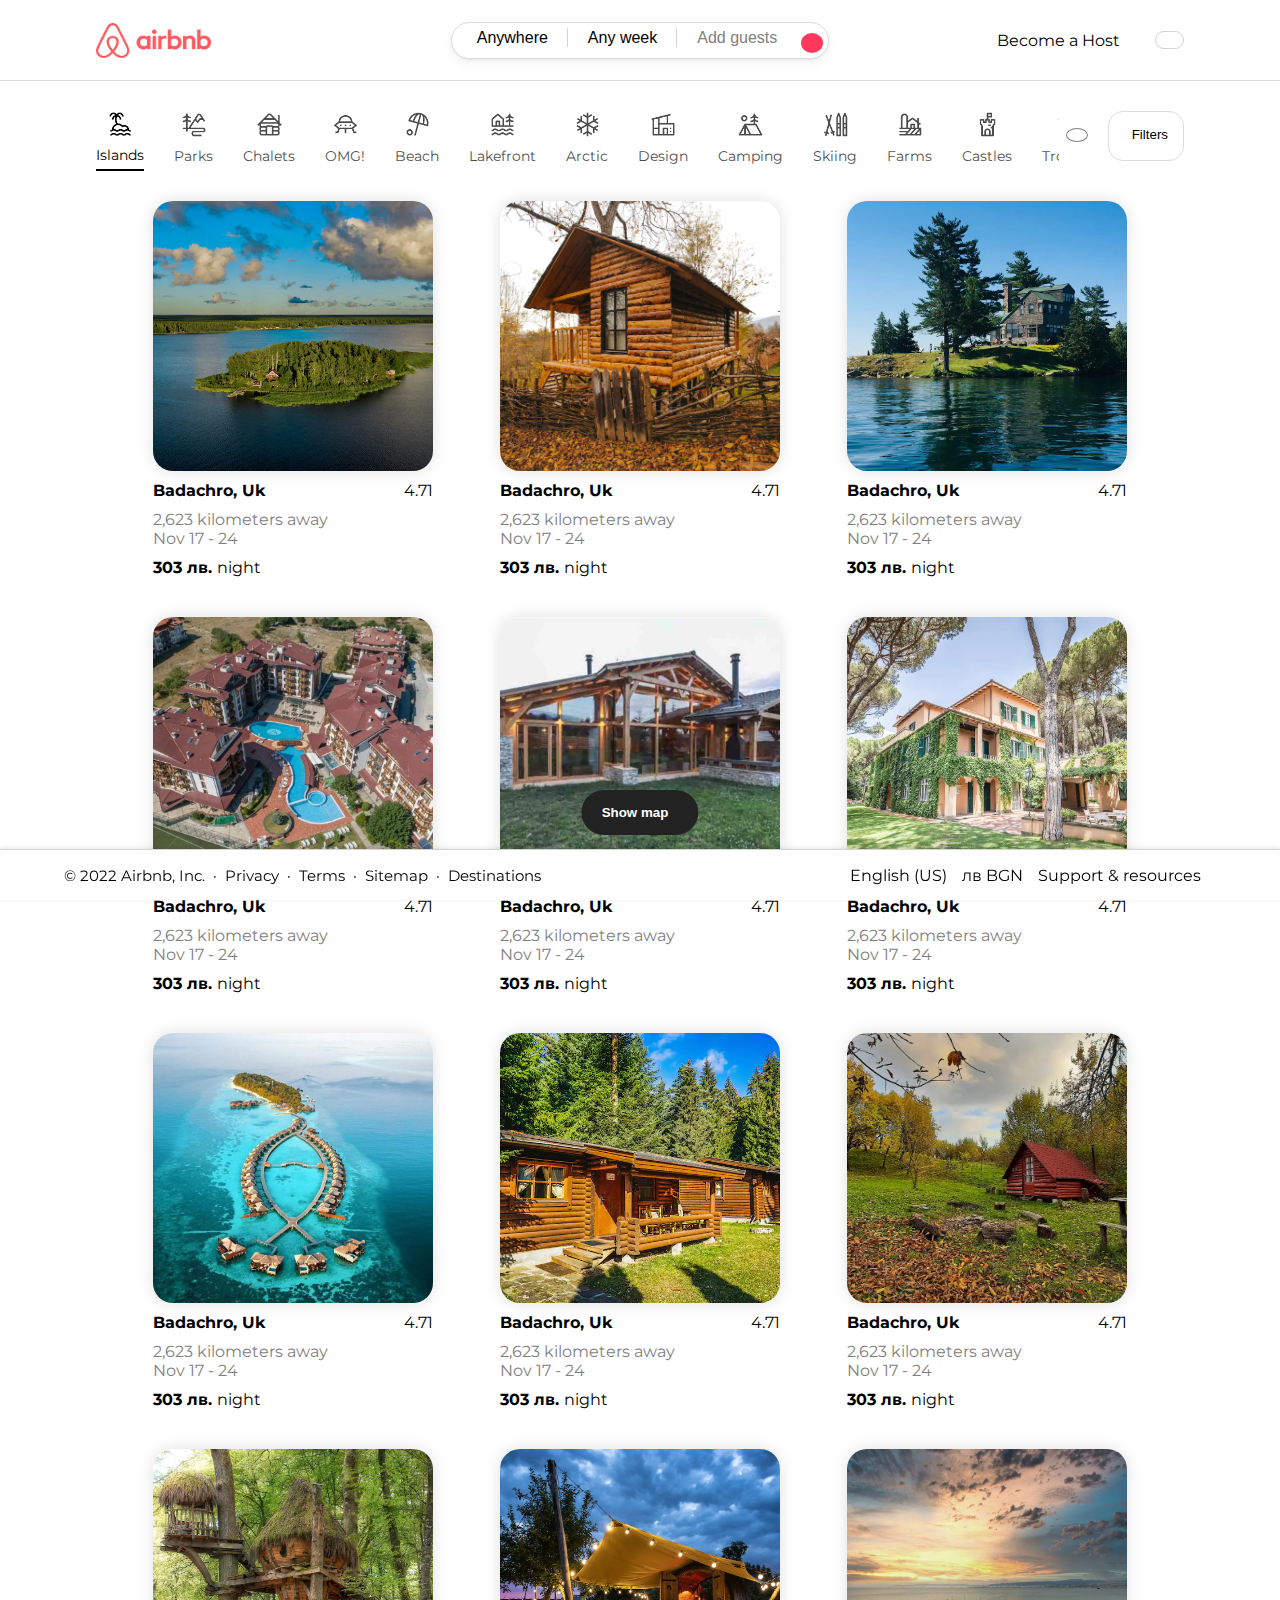
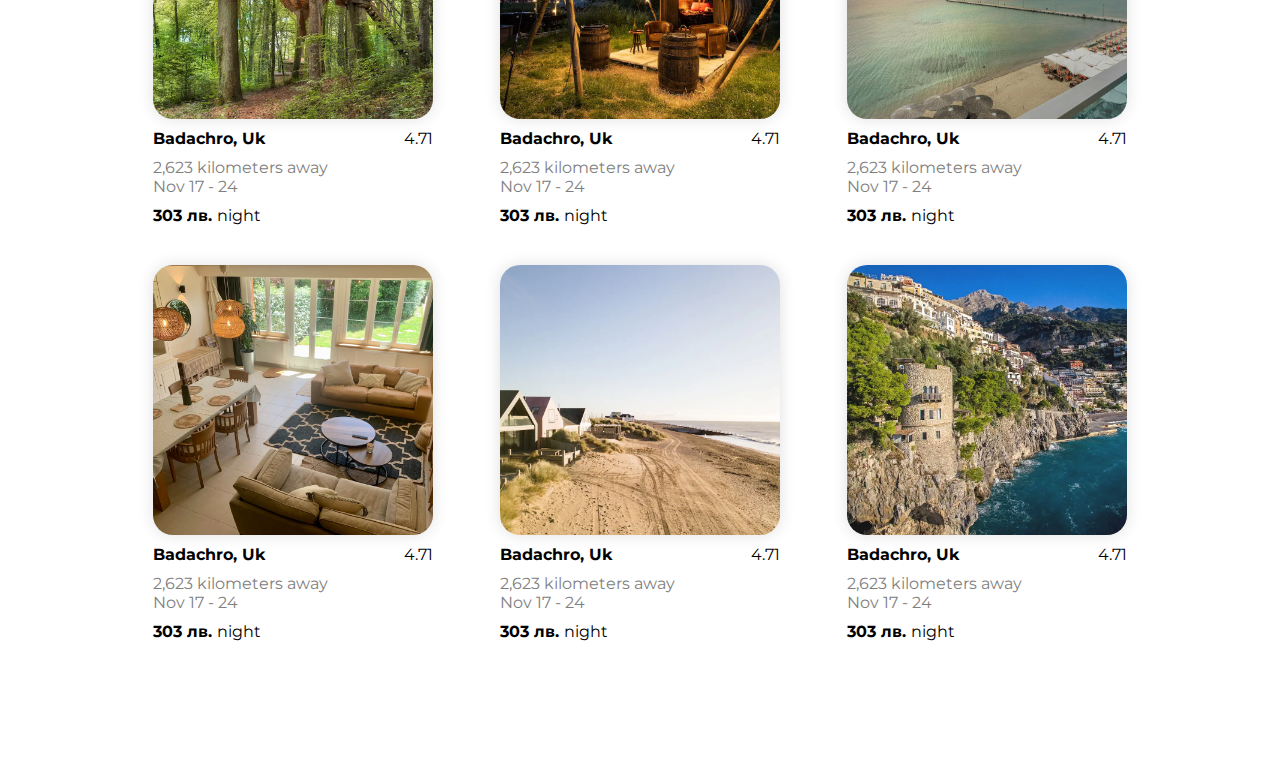
<file: CSS/Project-01-Airbnb_Copy/index.html>
<!DOCTYPE html>
<html lang="en">

<head>
    <meta charset="UTF-8">
    <meta http-equiv="X-UA-Compatible" content="IE=edge">
    <meta name="viewport" content="width=device-width, initial-scale=1.0">
    <link rel="stylesheet" href="./styles/styles.css">
    <link rel="icon" type="image/x-icon" href="./images/logo.png">

    <!-- Font Awesome -->
    <link rel="stylesheet" href="https://cdnjs.cloudflare.com/ajax/libs/font-awesome/6.1.1/css/all.min.css"
        integrity="sha512-KfkfwYDsLkIlwQp6LFnl8zNdLGxu9YAA1QvwINks4PhcElQSvqcyVLLD9aMhXd13uQjoXtEKNosOWaZqXgel0g=="
        crossorigin="anonymous" referrerpolicy="no-referrer" />

    <!-- Font -->
    <link rel="preconnect" href="https://fonts.googleapis.com">
    <link rel="preconnect" href="https://fonts.gstatic.com" crossorigin>
    <link href="https://fonts.googleapis.com/css2?family=Montserrat:wght@400;700&display=swap" rel="stylesheet">

    <!-- Script -->
    <script src="./scripts.js" defer></script>

    <title>Vacation Homes & Condo Rentals - Airbnb</title>
</head>

<body>

    <!-- Modal Language -->
    <div id="modal-language" class="unselectable">
        <!-- Modal content -->
        <div id="modal-content">
            <div class="container">
                <div class="close-modal-btn-div">
                    <button>&times;</button>
                </div>

                <div class="modal-menu">
                    <div class="menu-item selected-item">
                        <p>Language and region</p>
                    </div>
                    <div class="menu-item">
                        <p>Currency</p>
                    </div>
                </div>

                <div class="translation">
                    <div class="text">
                        <p>Translation <i class="fa-solid fa-language"></i></p>
                        <p>Automatically translate descriptions and reviews to English.</p>
                    </div>
                    <label class="switch">
                        <input type="checkbox" checked>
                        <span class="slider"></span>
                    </label>
                </div>

                <div class="languages">
                    <h3>Choose a language and region</h3>

                    <div class="lannguage-items">
                        <div class="language-item selected-lang-item">
                            <p class="lang">English</p>
                            <p class="region">United States</p>
                        </div>

                        <div class="language-item">
                            <p class="lang">English</p>
                            <p class="region">United States</p>
                        </div>

                        <div class="language-item">
                            <p class="lang">English</p>
                            <p class="region">United States</p>
                        </div>

                        <div class="language-item">
                            <p class="lang">English</p>
                            <p class="region">United States</p>
                        </div>

                        <div class="language-item">
                            <p class="lang">English</p>
                            <p class="region">United States</p>
                        </div>

                        <div class="language-item">
                            <p class="lang">English</p>
                            <p class="region">United States</p>
                        </div>

                        <div class="language-item">
                            <p class="lang">English</p>
                            <p class="region">United States</p>
                        </div>

                        <div class="language-item">
                            <p class="lang">English</p>
                            <p class="region">United States</p>
                        </div>

                        <div class="language-item">
                            <p class="lang">English</p>
                            <p class="region">United States</p>
                        </div>

                        <div class="language-item">
                            <p class="lang">English</p>
                            <p class="region">United States</p>
                        </div>

                        <div class="language-item">
                            <p class="lang">English</p>
                            <p class="region">United States</p>
                        </div>

                        <div class="language-item">
                            <p class="lang">English</p>
                            <p class="region">United States</p>
                        </div>

                        <div class="language-item">
                            <p class="lang">English</p>
                            <p class="region">United States</p>
                        </div>

                        <div class="language-item">
                            <p class="lang">English</p>
                            <p class="region">United States</p>
                        </div>

                        <div class="language-item">
                            <p class="lang">English</p>
                            <p class="region">United States</p>
                        </div>

                        <div class="language-item">
                            <p class="lang">English</p>
                            <p class="region">United States</p>
                        </div>

                        <div class="language-item">
                            <p class="lang">English</p>
                            <p class="region">United States</p>
                        </div>

                        <div class="language-item">
                            <p class="lang">English</p>
                            <p class="region">United States</p>
                        </div>
                    </div>
                </div>
            </div>
        </div>
    </div>

    <!-- Popup User Menu -->
    <div class="popup-menu unselectable">
        <div class="container">
            <p>Sign Up</p>
            <p>Log In</p>
            <div class="hr-div"></div>
            <p>Host your home</p>
            <p>Host an experience</p>
            <p>Help</p>
        </div>
    </div>

    <!-- Everything -->
    <div class="body-container">

        <!-- Header -->
        <header>

            <!-- Header Items Container -->
            <div class="container unselectable">

                <!-- Logo -->
                <div class="logo">
                    <img src="./images/full_logo.png" alt="Airbnb">
                </div>

                <!-- Middle Menu -->
                <div class="middle-menu">
                    <div class="menu-btns">
                        <button>Anywhere</button>
                        <span class="devider-lane"></span>
                        <button>Any week</button>
                        <span class="devider-lane"></span>
                        <button style="color: gray;">Add guests</button>
                        <button class="search-btn"><i class="fa-solid fa-magnifying-glass" style="color: white;">
                            </i></button>
                    </div>
                </div>

                <!-- Right Menu -->
                <div class="right-menu">
                    <p>Become a Host</p>
                    <i class="fa-solid fa-globe" style="margin-top: 1px; font-size: 17px;"></i>
                    <button class="profile-menu-btn"><i class="fa-solid fa-bars"></i><i
                            class="fa-solid fa-circle-user"></i>
                    </button>
                </div>
            </div>
        </header>

        <!-- Filters -->
        <div class="filters">
            <div class="container unselectable">

                <div class="chips-scrollRight">
                    <i class="fa-solid fa-angle-left"></i>
                </div>

                <!-- Filter Chips -->
                <div class="chips">
                    <div class="chip active">
                        <img src="./images/filter_icons/islands.jpg" alt="Islands">
                        <p>Islands</p>
                    </div>

                    <div class="chip">
                        <img src="./images/filter_icons/parks.jpg" alt="National Parks">
                        <p>Parks</p>
                    </div>

                    <div class="chip">
                        <img src="./images/filter_icons/chalets.jpg" alt="Chalets">
                        <p>Chalets</p>
                    </div>

                    <div class="chip">
                        <img src="./images/filter_icons/omg.jpg" alt="OMG">
                        <p>OMG!</p>
                    </div>

                    <div class="chip">
                        <img src="./images/filter_icons/beach.jpg" alt="Beach">
                        <p>Beach</p>
                    </div>

                    <div class="chip">
                        <img src="./images/filter_icons/lakefront.jpg" alt="Lakefront">
                        <p>Lakefront</p>
                    </div>

                    <div class="chip">
                        <img src="./images/filter_icons/arctic.jpg" alt="Arctic">
                        <p>Arctic</p>
                    </div>

                    <div class="chip">
                        <img src="./images/filter_icons/design.jpg" alt="Design">
                        <p>Design</p>
                    </div>

                    <div class="chip">
                        <img src="./images/filter_icons/camping.jpg" alt="Camping">
                        <p>Camping</p>
                    </div>

                    <div class="chip">
                        <img src="./images/filter_icons/skiing.jpg" alt="Skiing">
                        <p>Skiing</p>
                    </div>

                    <div class="chip">
                        <img src="./images/filter_icons/farms.jpg" alt="Farms">
                        <p>Farms</p>
                    </div>

                    <div class="chip">
                        <img src="./images/filter_icons/castles.jpg" alt="Castles">
                        <p>Castles</p>
                    </div>

                    <div class="chip">
                        <img src="./images/filter_icons/tropical.jpg" alt="Tropical">
                        <p>Tropical</p>
                    </div>

                    <div class="chip">
                        <img src="./images/filter_icons/luxe.jpg" alt="Luxe">
                        <p>Luxe</p>
                    </div>

                    <div class="chip">
                        <img src="./images/filter_icons/surfing.jpg" alt="Surfing">
                        <p>Surfing</p>
                    </div>

                    <div class="chip">
                        <img src="./images/filter_icons/campers.jpg" alt="Campers">
                        <p>Campers</p>
                    </div>

                    <div class="chip">
                        <img src="./images/filter_icons/boats.jpg" alt="Boats">
                        <p>Boats</p>
                    </div>

                    <div class="chip">
                        <img src="./images/filter_icons/towers.jpg" alt="Towers">
                        <p>Towers</p>
                    </div>

                    <div class="chip">
                        <img src="./images/filter_icons/windmills.jpg" alt="Windmills">
                        <p>Windmills</p>
                    </div>

                    <div class="chip">
                        <img src="./images/filter_icons/desert.jpg" alt="Desert">
                        <p>Desert</p>
                    </div>

                    <div class="chip">
                        <img src="./images/filter_icons/aframes.jpg" alt="A-frames">
                        <p>AFrames</p>
                    </div>

                    <div class="fadeoutsRight" style="display: none;">
                        <div class="fadeoutRight fadeout0"></div>
                        <div class="fadeoutRight fadeout1"></div>
                        <div class="fadeoutRight fadeout2"></div>
                        <div class="fadeoutRight fadeout3"></div>
                        <div class="fadeoutRight fadeout4"></div>
                        <div class="fadeoutRight fadeout5"></div>
                        <div class="fadeoutRight fadeout6"></div>
                        <div class="fadeoutRight fadeout7"></div>
                        <div class="fadeoutRight fadeout8"></div>
                        <div class="fadeoutRight fadeout9"></div>
                        <div class="fadeoutRight fadeout10"></div>
                    </div>

                    <div class="fadeoutsLeft" style="display: none;">
                        <div class="fadeoutLeft fadeout-0"></div>
                        <div class="fadeoutLeft fadeout-1"></div>
                        <div class="fadeoutLeft fadeout-2"></div>
                        <div class="fadeoutLeft fadeout-3"></div>
                        <div class="fadeoutLeft fadeout-4"></div>
                        <div class="fadeoutLeft fadeout-5"></div>
                        <div class="fadeoutLeft fadeout-6"></div>
                        <div class="fadeoutLeft fadeout-7"></div>
                        <div class="fadeoutLeft fadeout-8"></div>
                        <div class="fadeoutLeft fadeout-9"></div>
                        <div class="fadeoutLeft fadeout-10"></div>
                    </div>

                </div>

                <!-- Control Buttons -->
                <div class="arrow-and-filter-btn">
                    <div class="chips-scrollLeft">
                        <i class="fa-solid fa-angle-right"></i>
                    </div>

                    <div class="filter-btn-div">
                        <button>
                            <span>
                                <i class="fa-solid fa-arrow-down-short-wide"></i>
                            </span>
                            <span>
                                Filters
                            </span>
                        </button>
                    </div>
                </div>

            </div>
        </div>

        <!-- Main -->
        <main>
            <div class="container">
                <div class="box">
                    <div class="img-box unselectable">

                        <img src="./images/destinations/photo1.webp" alt="">
                        <button class="heart-btn"><i class="fa-regular fa-heart"></i></button>
                    </div>

                    <div class="info-box">
                        <div class="name-and-rating-box">
                            <h4 class="heading">Badachro, Uk</h3>
                                <span class="rating">
                                    <i class="fa-solid fa-star"></i>
                                    4.71
                                </span>
                        </div>
                        <p>2,623 kilometers away <br> Nov 17 - 24 </p>

                        <b>303 лв. </b> night

                    </div>
                </div>

                <div class="box">
                    <div class="img-box unselectable">

                        <img src="./images/destinations/photo2.webp" alt="">
                        <button class="heart-btn"><i class="fa-regular fa-heart"></i></button>
                    </div>

                    <div class="info-box">
                        <div class="name-and-rating-box">
                            <h4 class="heading">Badachro, Uk</h3>
                                <span class="rating">
                                    <i class="fa-solid fa-star"></i>
                                    4.71
                                </span>
                        </div>
                        <p>2,623 kilometers away <br> Nov 17 - 24 </p>

                        <b>303 лв. </b> night

                    </div>
                </div>


                <div class="box">
                    <div class="img-box unselectable">

                        <img src="./images/destinations/photo3.webp" alt="">
                        <button class="heart-btn"><i class="fa-regular fa-heart"></i></button>
                    </div>

                    <div class="info-box">
                        <div class="name-and-rating-box">
                            <h4 class="heading">Badachro, Uk</h3>
                                <span class="rating">
                                    <i class="fa-solid fa-star"></i>
                                    4.71
                                </span>
                        </div>
                        <p>2,623 kilometers away <br> Nov 17 - 24 </p>

                        <b>303 лв. </b> night

                    </div>
                </div>

                <div class="box">
                    <div class="img-box unselectable">

                        <img src="./images/destinations/photo4.webp" alt="">
                        <button class="heart-btn"><i class="fa-regular fa-heart"></i></button>
                    </div>

                    <div class="info-box">
                        <div class="name-and-rating-box">
                            <h4 class="heading">Badachro, Uk</h3>
                                <span class="rating">
                                    <i class="fa-solid fa-star"></i>
                                    4.71
                                </span>
                        </div>
                        <p>2,623 kilometers away <br> Nov 17 - 24 </p>

                        <b>303 лв. </b> night

                    </div>
                </div>

                <div class="box">
                    <div class="img-box unselectable">

                        <img src="./images/destinations/photo5.webp" alt="">
                        <button class="heart-btn"><i class="fa-regular fa-heart"></i></button>
                    </div>

                    <div class="info-box">
                        <div class="name-and-rating-box">
                            <h4 class="heading">Badachro, Uk</h3>
                                <span class="rating">
                                    <i class="fa-solid fa-star"></i>
                                    4.71
                                </span>
                        </div>
                        <p>2,623 kilometers away <br> Nov 17 - 24 </p>

                        <b>303 лв. </b> night

                    </div>
                </div>

                <div class="box">
                    <div class="img-box unselectable">

                        <img src="./images/destinations/photo6.webp" alt="">
                        <button class="heart-btn"><i class="fa-regular fa-heart"></i></button>
                    </div>

                    <div class="info-box">
                        <div class="name-and-rating-box">
                            <h4 class="heading">Badachro, Uk</h3>
                                <span class="rating">
                                    <i class="fa-solid fa-star"></i>
                                    4.71
                                </span>
                        </div>
                        <p>2,623 kilometers away <br> Nov 17 - 24 </p>

                        <b>303 лв. </b> night

                    </div>
                </div>

                <div class="box">
                    <div class="img-box unselectable">

                        <img src="./images/destinations/photo7.webp" alt="">
                        <button class="heart-btn"><i class="fa-regular fa-heart"></i></button>
                    </div>

                    <div class="info-box">
                        <div class="name-and-rating-box">
                            <h4 class="heading">Badachro, Uk</h3>
                                <span class="rating">
                                    <i class="fa-solid fa-star"></i>
                                    4.71
                                </span>
                        </div>
                        <p>2,623 kilometers away <br> Nov 17 - 24 </p>

                        <b>303 лв. </b> night

                    </div>
                </div>

                <div class="box">
                    <div class="img-box unselectable">

                        <img src="./images/destinations/photo8.webp" alt="">
                        <button class="heart-btn"><i class="fa-regular fa-heart"></i></button>
                    </div>

                    <div class="info-box">
                        <div class="name-and-rating-box">
                            <h4 class="heading">Badachro, Uk</h3>
                                <span class="rating">
                                    <i class="fa-solid fa-star"></i>
                                    4.71
                                </span>
                        </div>
                        <p>2,623 kilometers away <br> Nov 17 - 24 </p>

                        <b>303 лв. </b> night

                    </div>
                </div>

                <div class="box">
                    <div class="img-box unselectable">

                        <img src="./images/destinations/photo9.webp" alt="">
                        <button class="heart-btn"><i class="fa-regular fa-heart"></i></button>
                    </div>

                    <div class="info-box">
                        <div class="name-and-rating-box">
                            <h4 class="heading">Badachro, Uk</h3>
                                <span class="rating">
                                    <i class="fa-solid fa-star"></i>
                                    4.71
                                </span>
                        </div>
                        <p>2,623 kilometers away <br> Nov 17 - 24 </p>

                        <b>303 лв. </b> night

                    </div>
                </div>

                <div class="box">
                    <div class="img-box unselectable">

                        <img src="./images/destinations/photo10.webp" alt="">
                        <button class="heart-btn"><i class="fa-regular fa-heart"></i></button>
                    </div>

                    <div class="info-box">
                        <div class="name-and-rating-box">
                            <h4 class="heading">Badachro, Uk</h3>
                                <span class="rating">
                                    <i class="fa-solid fa-star"></i>
                                    4.71
                                </span>
                        </div>
                        <p>2,623 kilometers away <br> Nov 17 - 24 </p>

                        <b>303 лв. </b> night

                    </div>
                </div>

                <div class="box">
                    <div class="img-box unselectable">

                        <img src="./images/destinations/photo11.webp" alt="">
                        <button class="heart-btn"><i class="fa-regular fa-heart"></i></button>
                    </div>

                    <div class="info-box">
                        <div class="name-and-rating-box">
                            <h4 class="heading">Badachro, Uk</h3>
                                <span class="rating">
                                    <i class="fa-solid fa-star"></i>
                                    4.71
                                </span>
                        </div>
                        <p>2,623 kilometers away <br> Nov 17 - 24 </p>

                        <b>303 лв. </b> night

                    </div>
                </div>

                <div class="box">
                    <div class="img-box unselectable">

                        <img src="./images/destinations/photo12.webp" alt="">
                        <button class="heart-btn"><i class="fa-regular fa-heart"></i></button>
                    </div>

                    <div class="info-box">
                        <div class="name-and-rating-box">
                            <h4 class="heading">Badachro, Uk</h3>
                                <span class="rating">
                                    <i class="fa-solid fa-star"></i>
                                    4.71
                                </span>
                        </div>
                        <p>2,623 kilometers away <br> Nov 17 - 24 </p>

                        <b>303 лв. </b> night

                    </div>
                </div>

                <div class="box">
                    <div class="img-box unselectable">

                        <img src="./images/destinations/photo13.webp" alt="">
                        <button class="heart-btn"><i class="fa-regular fa-heart"></i></button>
                    </div>

                    <div class="info-box">
                        <div class="name-and-rating-box">
                            <h4 class="heading">Badachro, Uk</h3>
                                <span class="rating">
                                    <i class="fa-solid fa-star"></i>
                                    4.71
                                </span>
                        </div>
                        <p>2,623 kilometers away <br> Nov 17 - 24 </p>

                        <b>303 лв. </b> night

                    </div>
                </div>

                <div class="box">
                    <div class="img-box unselectable">

                        <img src="./images/destinations/photo14.webp" alt="">
                        <button class="heart-btn"><i class="fa-regular fa-heart"></i></button>
                    </div>

                    <div class="info-box">
                        <div class="name-and-rating-box">
                            <h4 class="heading">Badachro, Uk</h3>
                                <span class="rating">
                                    <i class="fa-solid fa-star"></i>
                                    4.71
                                </span>
                        </div>
                        <p>2,623 kilometers away <br> Nov 17 - 24 </p>

                        <b>303 лв. </b> night

                    </div>
                </div>

                <div class="box">
                    <div class="img-box unselectable">

                        <img src="./images/destinations/photo15.webp" alt="">
                        <button class="heart-btn"><i class="fa-regular fa-heart"></i></button>
                    </div>

                    <div class="info-box">
                        <div class="name-and-rating-box">
                            <h4 class="heading">Badachro, Uk</h3>
                                <span class="rating">
                                    <i class="fa-solid fa-star"></i>
                                    4.71
                                </span>
                        </div>
                        <p>2,623 kilometers away <br> Nov 17 - 24 </p>

                        <b>303 лв. </b> night

                    </div>
                </div>
            </div>
        </main>

        <!-- Footer -->
        <footer>

            <!-- Show Map Button -->
            <button id="map-btn" class="unselectable">Show map <i class="fa-solid fa-map"></i></button>

            <div class="container">

                <div class="left-box">

                    &copy; 2022 Airbnb, Inc.
                    &nbsp;·&nbsp;
                    <a href="">Privacy</a>
                    &nbsp;·&nbsp;
                    <a href="">Terms</a>
                    &nbsp;·&nbsp;
                    <a href="">Sitemap</a>
                    &nbsp;·&nbsp;
                    <a href="">Destinations</a>
                </div>

                <div class="right-box">
                    <i class="fa-solid fa-globe" style="margin-top: 1px; font-size: 17px;"></i>
                    <a href="">English (US)</a>
                    <a href="">лв BGN</a>
                    <a href="">Support & resources </a>
                    <i class="fa-solid fa-angle-up" style="margin-top: 2px; font-size: 17px; cursor: pointer;"></i>
                </div>
            </div>
        </footer>
    </div>

</body>

</html>
</file>
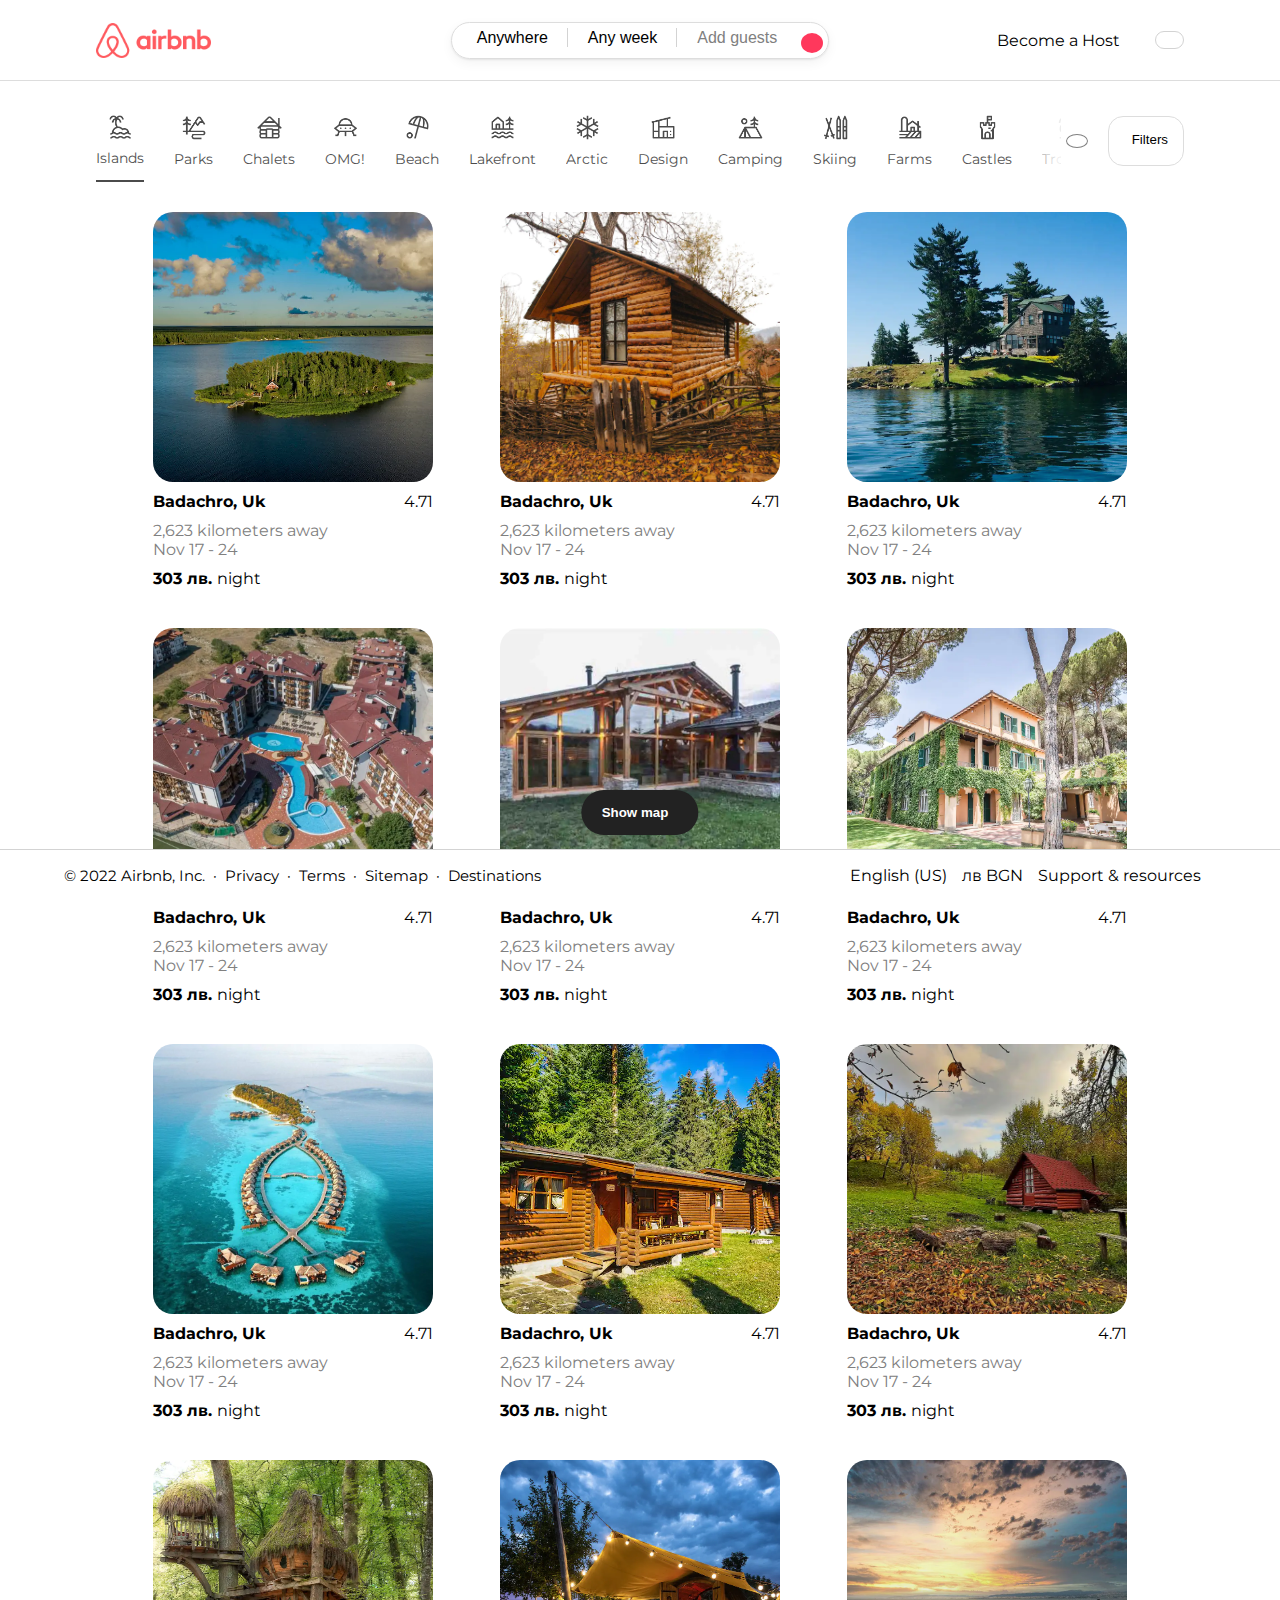
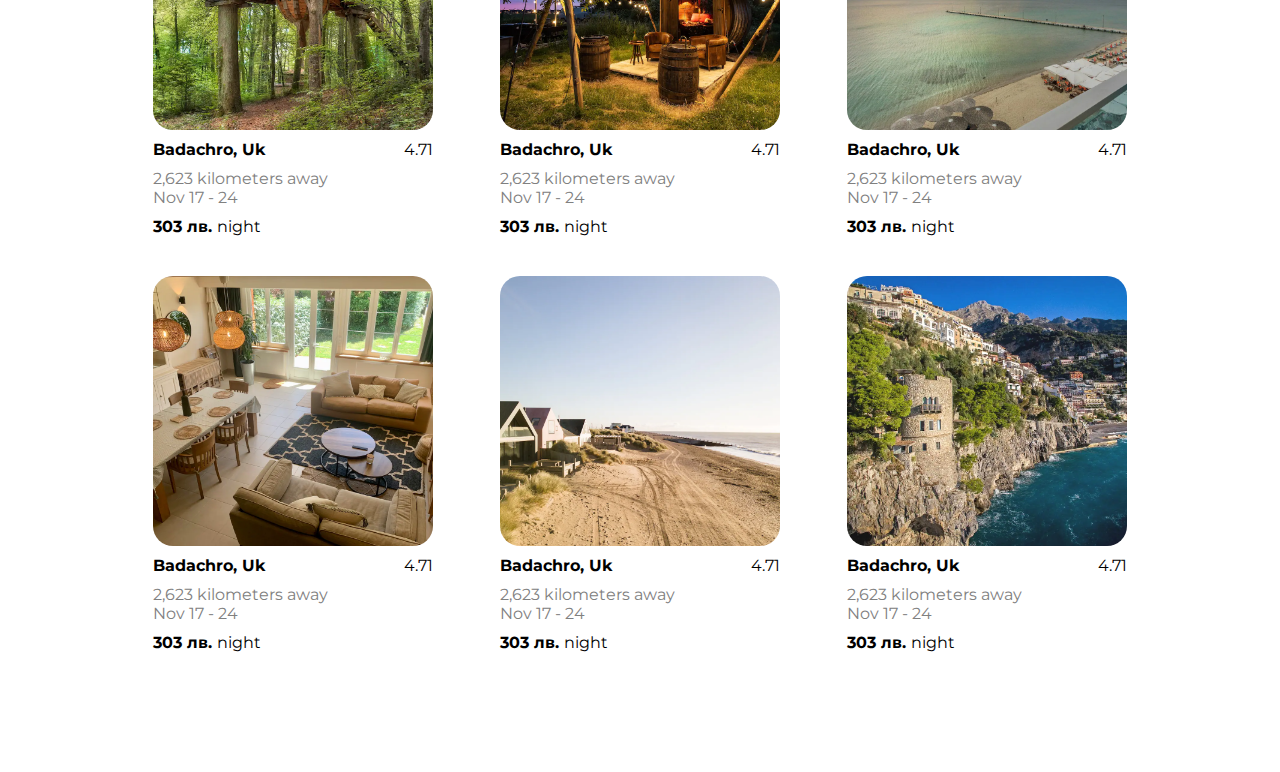
<file: CSS/Project-01/index.html>
<!DOCTYPE html>
<html lang="en">

<head>
    <meta charset="UTF-8">
    <meta http-equiv="X-UA-Compatible" content="IE=edge">
    <meta name="viewport" content="width=device-width, initial-scale=1.0">
    <link rel="stylesheet" href="./styles/styles.css">
    <link rel="icon" type="image/x-icon" href="./images/logo.png">

    <!-- Font Awesome -->
    <link rel="stylesheet" href="https://cdnjs.cloudflare.com/ajax/libs/font-awesome/6.1.1/css/all.min.css"
        integrity="sha512-KfkfwYDsLkIlwQp6LFnl8zNdLGxu9YAA1QvwINks4PhcElQSvqcyVLLD9aMhXd13uQjoXtEKNosOWaZqXgel0g=="
        crossorigin="anonymous" referrerpolicy="no-referrer" />

    <!-- Font -->
    <link rel="preconnect" href="https://fonts.googleapis.com">
    <link rel="preconnect" href="https://fonts.gstatic.com" crossorigin>
    <link href="https://fonts.googleapis.com/css2?family=Montserrat:wght@400;700&display=swap" rel="stylesheet">

    <title>Vacation Homes & Condo Rentals - Airbnb</title>
</head>

<body>

    <!-- Page should be responsive >= ~700px  -->

    <!-- Everything -->
    <div class="body-container">

        <!-- Header -->
        <header>

            <!-- Header Items Container -->
            <div class="container">

                <!-- Logo -->
                <div class="logo">
                    <img src="./images/full_logo.png" alt="Airbnb">
                </div>

                <!-- Middle Menu -->
                <div class="middle-menu">
                    <div class="menu-btns">
                        <button>Anywhere</button>
                        <span></span>
                        <button>Any week</button>
                        <span></span>
                        <button style="color: gray;">Add guests</button>
                        <button><i class="fa-solid fa-magnifying-glass" style="color: white;"></i></button>
                    </div>
                </div>

                <!-- Right Menu -->
                <div class="right-menu">
                    <p>Become a Host</p>
                    <i class="fa-solid fa-globe" style="margin-top: 1px; font-size: 17px;"></i>
                    <button><i class="fa-solid fa-bars"></i><i class="fa-solid fa-circle-user"></i></button>
                </div>
            </div>
        </header>

        <!-- Filters -->
        <div class="filters">
            <div class="container">

                <!-- Filter Chips -->
                <div class="chips">
                    <div class="chip">
                        <img src="./images/filter_icons/islands.jpg" alt="Islands">
                        <p>Islands</p>
                    </div>

                    <div class="chip">
                        <img src="./images/filter_icons/parks.jpg" alt="National Parks">
                        <p>Parks</p>
                    </div>

                    <div class="chip">
                        <img src="./images/filter_icons/chalets.jpg" alt="Chalets">
                        <p>Chalets</p>
                    </div>

                    <div class="chip">
                        <img src="./images/filter_icons/omg.jpg" alt="OMG">
                        <p>OMG!</p>
                    </div>

                    <div class="chip">
                        <img src="./images/filter_icons/beach.jpg" alt="Beach">
                        <p>Beach</p>
                    </div>

                    <div class="chip">
                        <img src="./images/filter_icons/lakefront.jpg" alt="Lakefront">
                        <p>Lakefront</p>
                    </div>

                    <div class="chip">
                        <img src="./images/filter_icons/arctic.jpg" alt="Arctic">
                        <p>Arctic</p>
                    </div>

                    <div class="chip">
                        <img src="./images/filter_icons/design.jpg" alt="Design">
                        <p>Design</p>
                    </div>

                    <div class="chip">
                        <img src="./images/filter_icons/camping.jpg" alt="Camping">
                        <p>Camping</p>
                    </div>

                    <div class="chip">
                        <img src="./images/filter_icons/skiing.jpg" alt="Skiing">
                        <p>Skiing</p>
                    </div>

                    <div class="chip">
                        <img src="./images/filter_icons/farms.jpg" alt="Farms">
                        <p>Farms</p>
                    </div>

                    <div class="chip">
                        <img src="./images/filter_icons/castles.jpg" alt="Castles">
                        <p>Castles</p>
                    </div>

                    <div class="chip">
                        <img src="./images/filter_icons/tropical.jpg" alt="Tropical">
                        <p>Tropical</p>
                    </div>

                    <div class="chip">
                        <img src="./images/filter_icons/luxe.jpg" alt="Luxe">
                        <p>Luxe</p>
                    </div>

                    <div class="chip">
                        <img src="./images/filter_icons/surfing.jpg" alt="Surfing">
                        <p>Surfing</p>
                    </div>

                    <div class="chip">
                        <img src="./images/filter_icons/campers.jpg" alt="Campers">
                        <p>Campers</p>
                    </div>

                    <div class="chip">
                        <img src="./images/filter_icons/boats.jpg" alt="Boats">
                        <p>Boats</p>
                    </div>

                    <div class="chip">
                        <img src="./images/filter_icons/towers.jpg" alt="Towers">
                        <p>Towers</p>
                    </div>

                    <div class="chip">
                        <img src="./images/filter_icons/windmills.jpg" alt="Windmills">
                        <p>Windmills</p>
                    </div>

                    <div class="chip">
                        <img src="./images/filter_icons/desert.jpg" alt="Desert">
                        <p>Desert</p>
                    </div>

                    <div class="chip">
                        <img src="./images/filter_icons/aframes.jpg" alt="A-frames">
                        <p>A-frames</p>
                    </div>

                    <div class="fadeout0"></div>
                    <div class="fadeout1"></div>
                    <div class="fadeout2"></div>
                    <div class="fadeout3"></div>
                    <div class="fadeout4"></div>
                    <div class="fadeout5"></div>
                    <div class="fadeout6"></div>
                    <div class="fadeout7"></div>
                    <div class="fadeout8"></div>
                    <div class="fadeout9"></div>
                    <div class="fadeout10"></div>

                </div>

                <!-- Control Buttons -->
                <div class="btns">
                    <div class="more-chips">
                        <i class="fa-solid fa-angle-right"></i>
                    </div>

                    <div class="filter-btn">
                        <button>
                            <span>
                                <i class="fa-solid fa-arrow-down-short-wide"></i>
                            </span>
                            <span>
                                Filters
                            </span>
                        </button>
                    </div>
                </div>

            </div>
        </div>

        <!-- Main -->
        <main>
            <div class="container">
                <div class="box">
                    <div class="img-box">

                        <img src="./images/destinations/photo1.webp" alt="">
                        <button class="heart-btn"><i class="fa-regular fa-heart"></i></button>
                    </div>

                    <div class="info-box">
                        <div class="name-and-rating-box">
                            <h4 class="heading">Badachro, Uk</h3>
                                <span class="rating">
                                    <i class="fa-solid fa-star"></i>
                                    4.71
                                </span>
                        </div>
                        <p>2,623 kilometers away <br> Nov 17 - 24 </p>

                        <b>303 лв. </b> night

                    </div>
                </div>

                <div class="box">
                    <div class="img-box">

                        <img src="./images/destinations/photo2.webp" alt="">
                        <button class="heart-btn"><i class="fa-regular fa-heart"></i></button>
                    </div>

                    <div class="info-box">
                        <div class="name-and-rating-box">
                            <h4 class="heading">Badachro, Uk</h3>
                                <span class="rating">
                                    <i class="fa-solid fa-star"></i>
                                    4.71
                                </span>
                        </div>
                        <p>2,623 kilometers away <br> Nov 17 - 24 </p>

                        <b>303 лв. </b> night

                    </div>
                </div>


                <div class="box">
                    <div class="img-box">

                        <img src="./images/destinations/photo3.webp" alt="">
                        <button class="heart-btn"><i class="fa-regular fa-heart"></i></button>
                    </div>

                    <div class="info-box">
                        <div class="name-and-rating-box">
                            <h4 class="heading">Badachro, Uk</h3>
                                <span class="rating">
                                    <i class="fa-solid fa-star"></i>
                                    4.71
                                </span>
                        </div>
                        <p>2,623 kilometers away <br> Nov 17 - 24 </p>

                        <b>303 лв. </b> night

                    </div>
                </div>

                <div class="box">
                    <div class="img-box">

                        <img src="./images/destinations/photo4.webp" alt="">
                        <button class="heart-btn"><i class="fa-regular fa-heart"></i></button>
                    </div>

                    <div class="info-box">
                        <div class="name-and-rating-box">
                            <h4 class="heading">Badachro, Uk</h3>
                                <span class="rating">
                                    <i class="fa-solid fa-star"></i>
                                    4.71
                                </span>
                        </div>
                        <p>2,623 kilometers away <br> Nov 17 - 24 </p>

                        <b>303 лв. </b> night

                    </div>
                </div>

                <div class="box">
                    <div class="img-box">

                        <img src="./images/destinations/photo5.webp" alt="">
                        <button class="heart-btn"><i class="fa-regular fa-heart"></i></button>
                    </div>

                    <div class="info-box">
                        <div class="name-and-rating-box">
                            <h4 class="heading">Badachro, Uk</h3>
                                <span class="rating">
                                    <i class="fa-solid fa-star"></i>
                                    4.71
                                </span>
                        </div>
                        <p>2,623 kilometers away <br> Nov 17 - 24 </p>

                        <b>303 лв. </b> night

                    </div>
                </div>

                <div class="box">
                    <div class="img-box">

                        <img src="./images/destinations/photo6.webp" alt="">
                        <button class="heart-btn"><i class="fa-regular fa-heart"></i></button>
                    </div>

                    <div class="info-box">
                        <div class="name-and-rating-box">
                            <h4 class="heading">Badachro, Uk</h3>
                                <span class="rating">
                                    <i class="fa-solid fa-star"></i>
                                    4.71
                                </span>
                        </div>
                        <p>2,623 kilometers away <br> Nov 17 - 24 </p>

                        <b>303 лв. </b> night

                    </div>
                </div>

                <div class="box">
                    <div class="img-box">

                        <img src="./images/destinations/photo7.webp" alt="">
                        <button class="heart-btn"><i class="fa-regular fa-heart"></i></button>
                    </div>

                    <div class="info-box">
                        <div class="name-and-rating-box">
                            <h4 class="heading">Badachro, Uk</h3>
                                <span class="rating">
                                    <i class="fa-solid fa-star"></i>
                                    4.71
                                </span>
                        </div>
                        <p>2,623 kilometers away <br> Nov 17 - 24 </p>

                        <b>303 лв. </b> night

                    </div>
                </div>

                <div class="box">
                    <div class="img-box">

                        <img src="./images/destinations/photo8.webp" alt="">
                        <button class="heart-btn"><i class="fa-regular fa-heart"></i></button>
                    </div>

                    <div class="info-box">
                        <div class="name-and-rating-box">
                            <h4 class="heading">Badachro, Uk</h3>
                                <span class="rating">
                                    <i class="fa-solid fa-star"></i>
                                    4.71
                                </span>
                        </div>
                        <p>2,623 kilometers away <br> Nov 17 - 24 </p>

                        <b>303 лв. </b> night

                    </div>
                </div>

                <div class="box">
                    <div class="img-box">

                        <img src="./images/destinations/photo9.webp" alt="">
                        <button class="heart-btn"><i class="fa-regular fa-heart"></i></button>
                    </div>

                    <div class="info-box">
                        <div class="name-and-rating-box">
                            <h4 class="heading">Badachro, Uk</h3>
                                <span class="rating">
                                    <i class="fa-solid fa-star"></i>
                                    4.71
                                </span>
                        </div>
                        <p>2,623 kilometers away <br> Nov 17 - 24 </p>

                        <b>303 лв. </b> night

                    </div>
                </div>

                <div class="box">
                    <div class="img-box">

                        <img src="./images/destinations/photo10.webp" alt="">
                        <button class="heart-btn"><i class="fa-regular fa-heart"></i></button>
                    </div>

                    <div class="info-box">
                        <div class="name-and-rating-box">
                            <h4 class="heading">Badachro, Uk</h3>
                                <span class="rating">
                                    <i class="fa-solid fa-star"></i>
                                    4.71
                                </span>
                        </div>
                        <p>2,623 kilometers away <br> Nov 17 - 24 </p>

                        <b>303 лв. </b> night

                    </div>
                </div>

                <div class="box">
                    <div class="img-box">

                        <img src="./images/destinations/photo11.webp" alt="">
                        <button class="heart-btn"><i class="fa-regular fa-heart"></i></button>
                    </div>

                    <div class="info-box">
                        <div class="name-and-rating-box">
                            <h4 class="heading">Badachro, Uk</h3>
                                <span class="rating">
                                    <i class="fa-solid fa-star"></i>
                                    4.71
                                </span>
                        </div>
                        <p>2,623 kilometers away <br> Nov 17 - 24 </p>

                        <b>303 лв. </b> night

                    </div>
                </div>

                <div class="box">
                    <div class="img-box">

                        <img src="./images/destinations/photo12.webp" alt="">
                        <button class="heart-btn"><i class="fa-regular fa-heart"></i></button>
                    </div>

                    <div class="info-box">
                        <div class="name-and-rating-box">
                            <h4 class="heading">Badachro, Uk</h3>
                                <span class="rating">
                                    <i class="fa-solid fa-star"></i>
                                    4.71
                                </span>
                        </div>
                        <p>2,623 kilometers away <br> Nov 17 - 24 </p>

                        <b>303 лв. </b> night

                    </div>
                </div>

                <div class="box">
                    <div class="img-box">

                        <img src="./images/destinations/photo13.webp" alt="">
                        <button class="heart-btn"><i class="fa-regular fa-heart"></i></button>
                    </div>

                    <div class="info-box">
                        <div class="name-and-rating-box">
                            <h4 class="heading">Badachro, Uk</h3>
                                <span class="rating">
                                    <i class="fa-solid fa-star"></i>
                                    4.71
                                </span>
                        </div>
                        <p>2,623 kilometers away <br> Nov 17 - 24 </p>

                        <b>303 лв. </b> night

                    </div>
                </div>

                <div class="box">
                    <div class="img-box">

                        <img src="./images/destinations/photo14.webp" alt="">
                        <button class="heart-btn"><i class="fa-regular fa-heart"></i></button>
                    </div>

                    <div class="info-box">
                        <div class="name-and-rating-box">
                            <h4 class="heading">Badachro, Uk</h3>
                                <span class="rating">
                                    <i class="fa-solid fa-star"></i>
                                    4.71
                                </span>
                        </div>
                        <p>2,623 kilometers away <br> Nov 17 - 24 </p>

                        <b>303 лв. </b> night

                    </div>
                </div>

                <div class="box">
                    <div class="img-box">

                        <img src="./images/destinations/photo15.webp" alt="">
                        <button class="heart-btn"><i class="fa-regular fa-heart"></i></button>
                    </div>

                    <div class="info-box">
                        <div class="name-and-rating-box">
                            <h4 class="heading">Badachro, Uk</h3>
                                <span class="rating">
                                    <i class="fa-solid fa-star"></i>
                                    4.71
                                </span>
                        </div>
                        <p>2,623 kilometers away <br> Nov 17 - 24 </p>

                        <b>303 лв. </b> night

                    </div>
                </div>
            </div>

        </main>

        <!-- Footer -->
        <footer>

            <!-- Show Map Button -->
            <button id="map-btn">Show map <i class="fa-solid fa-map"></i></button>

            <div class="container">

                <div class="left-box">

                    &copy; 2022 Airbnb, Inc.
                    &nbsp;·&nbsp;
                    <a href="">Privacy</a>
                    &nbsp;·&nbsp;
                    <a href="">Terms</a>
                    &nbsp;·&nbsp;
                    <a href="">Sitemap</a>
                    &nbsp;·&nbsp;
                    <a href="">Destinations</a>
                </div>

                <div class="right-box">
                    <i class="fa-solid fa-globe" style="margin-top: 1px; font-size: 17px;"></i>
                    <a href="">English (US)</a>
                    <a href="">лв BGN</a>
                    <a href="">Support & resources </a>
                    <i class="fa-solid fa-angle-up" style="margin-top: 2px; font-size: 17px; cursor: pointer;"></i>
                </div>
            </div>
        </footer>
    </div>

    <script>
        // Since 
        /* html:not([data-scroll='0']) .filters {
                box-shadow: 0 1px 2px rgb(0 0 0 / 8%), 0 4px 12px rgb(0 0 0 / 5%);
            }
        */
        // is not working.... =>

        window.onscroll = () => {
            if (document.body.scrollTop > 1 || document.documentElement.scrollTop > 1) {
                document.querySelector(".filters").classList.add("shadow")
            } else {
                document.querySelector(".filters").classList.remove("shadow");
            }
        }
    </script>

</body>

</html>
</file>
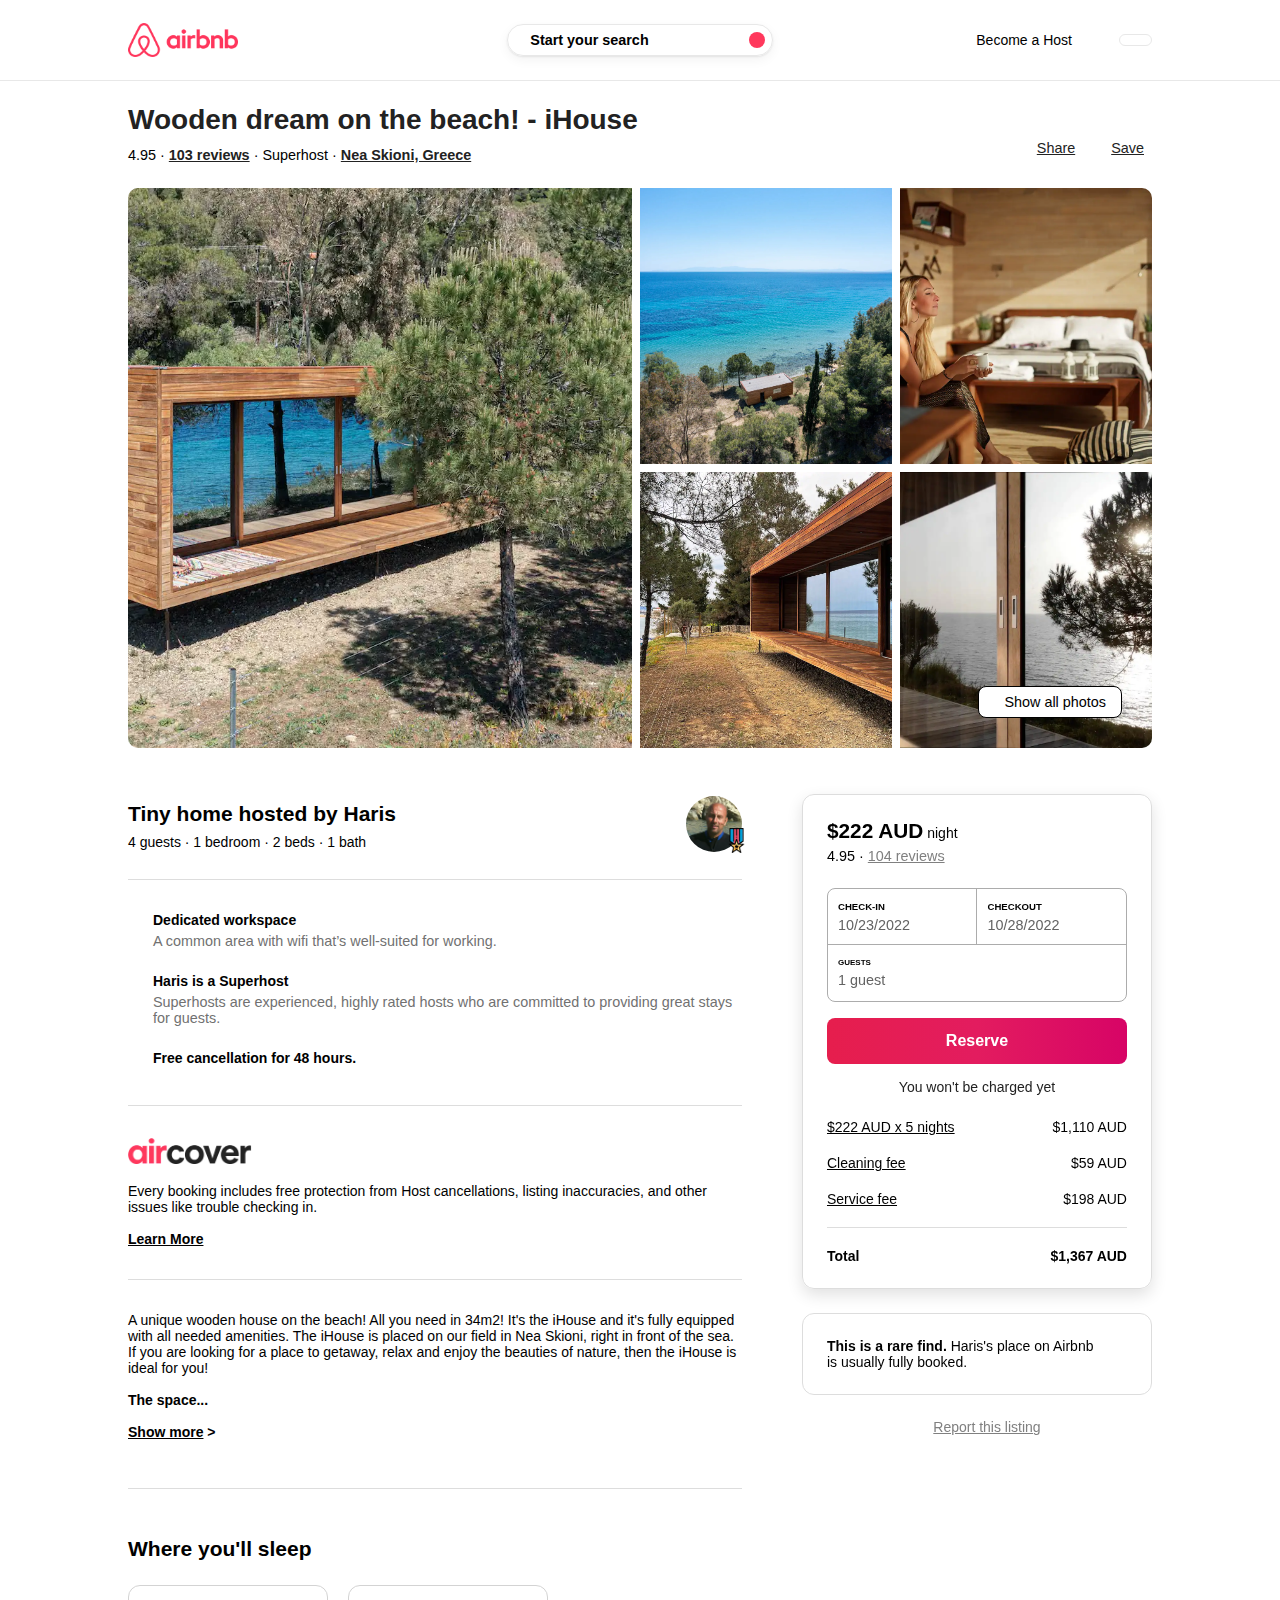
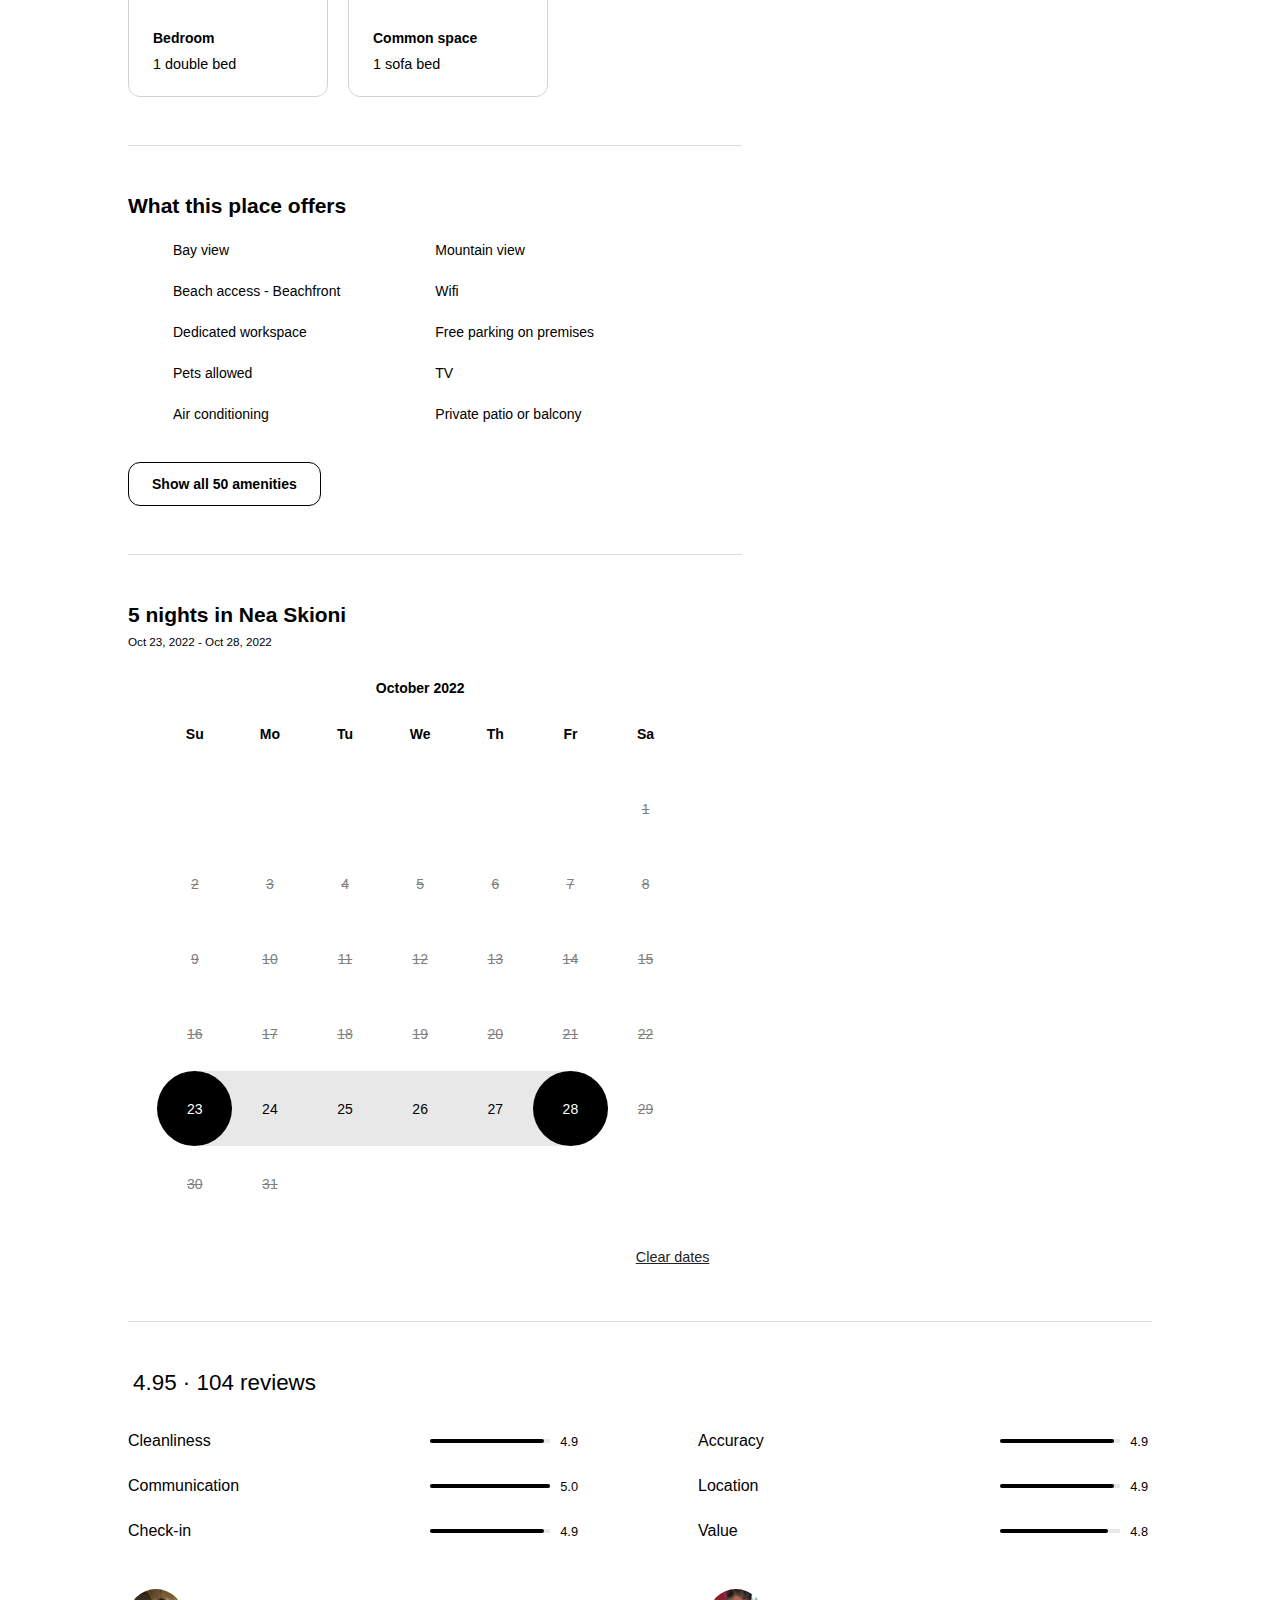
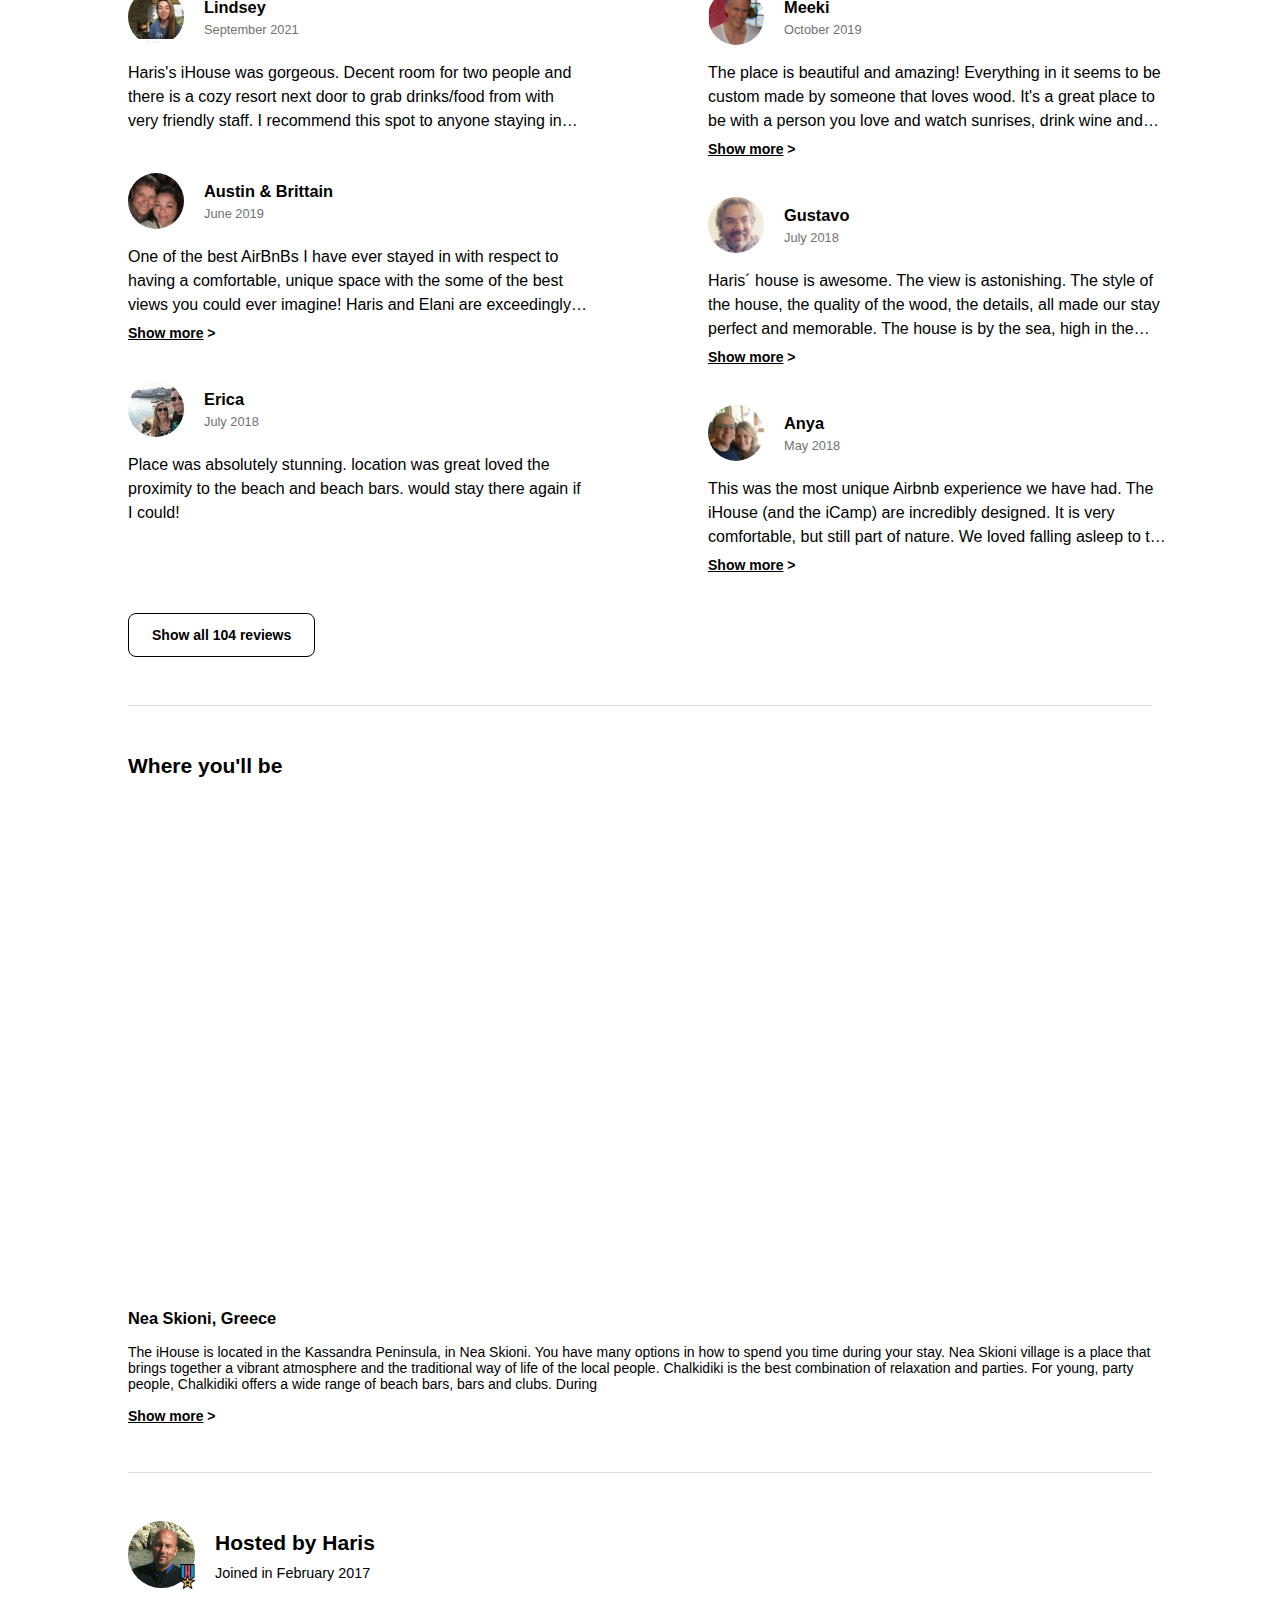
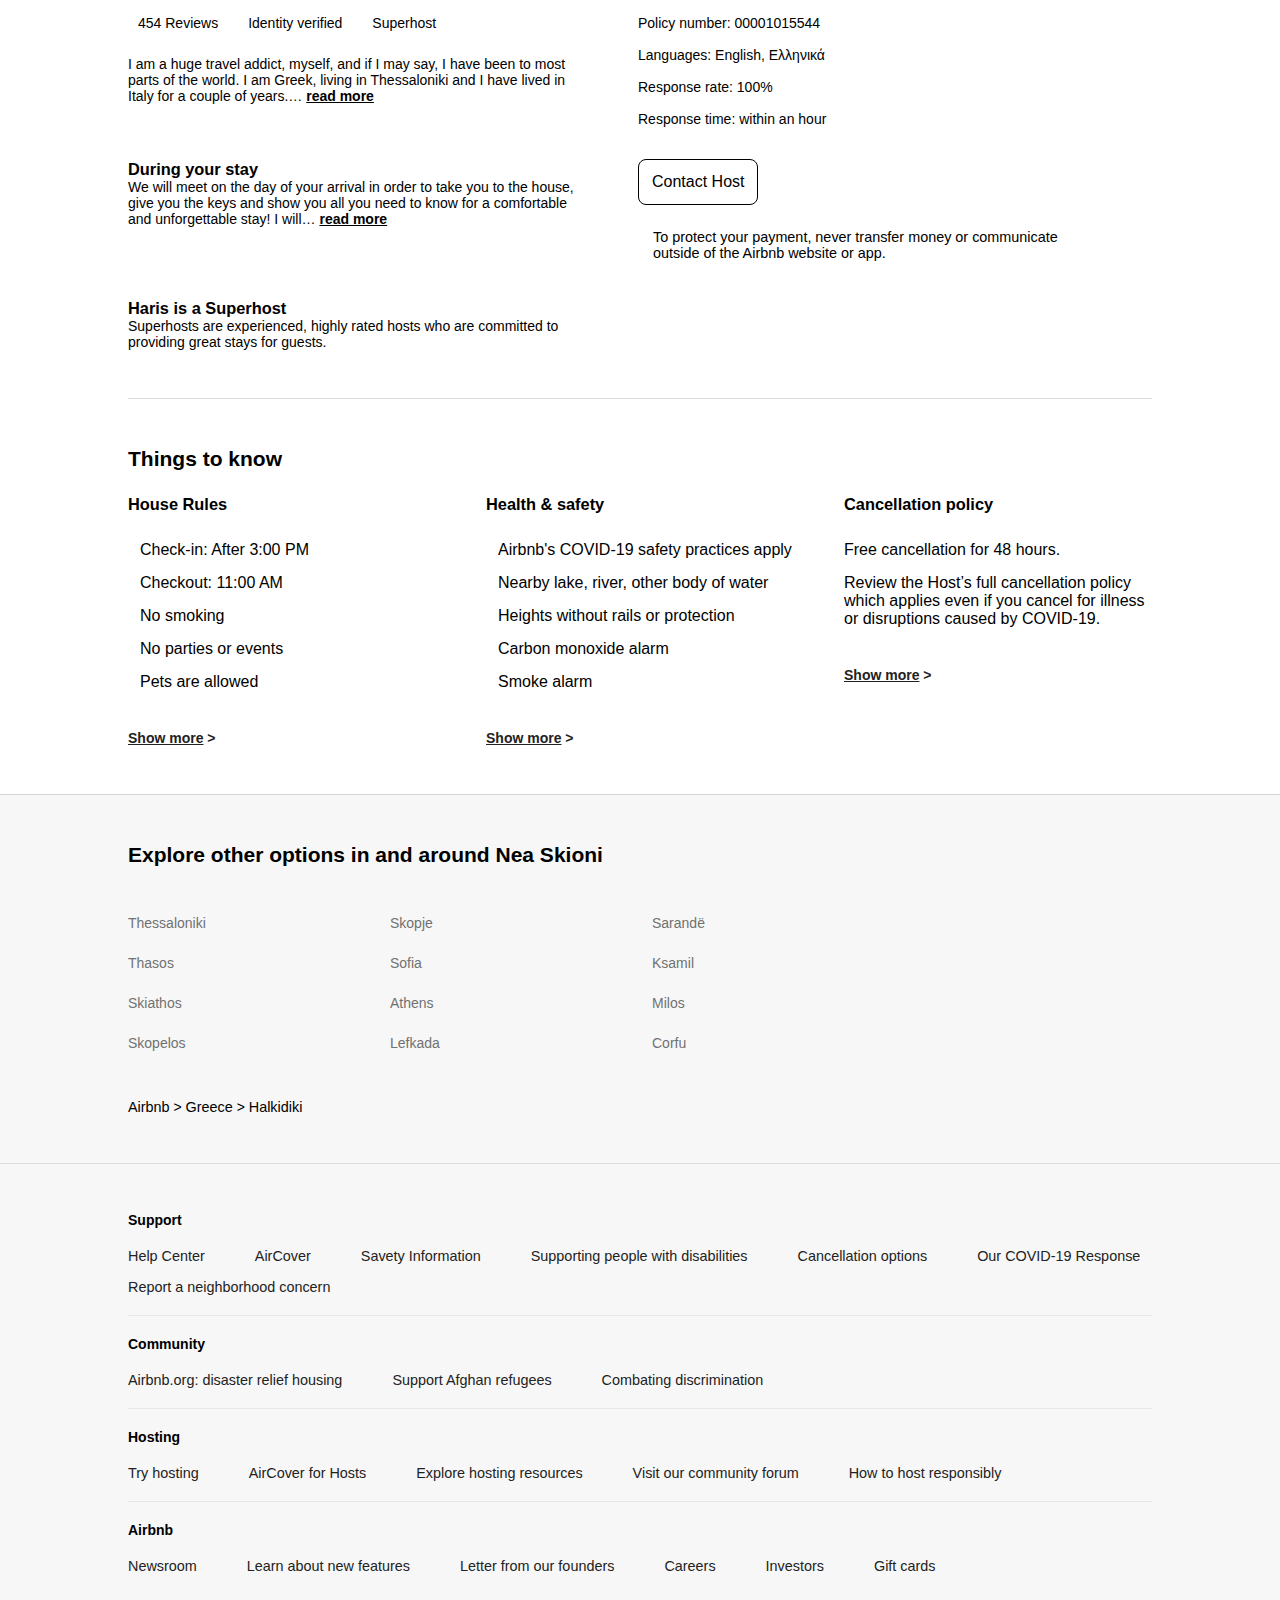
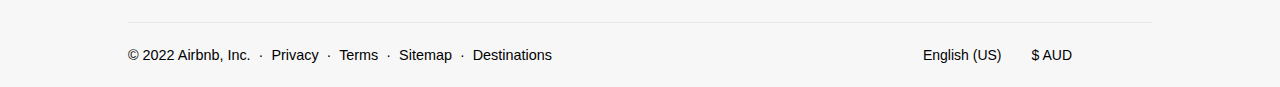
<file: CSS/Project-02-Airbnb_Offer/index.html>
<!DOCTYPE html>
<html lang="en">

<head>
    <meta charset="UTF-8">
    <meta http-equiv="X-UA-Compatible" content="IE=edge">
    <meta name="viewport" content="width=device-width, initial-scale=1.0">

    <!-- Icon -->
    <link rel="icon" type="image/x-icon" href="./img/logo.png">

    <!-- Stylesheet -->
    <link rel="stylesheet" href="./styles/css/styles.css">

    <!-- Font Awesome -->
    <link rel="stylesheet" href="https://cdnjs.cloudflare.com/ajax/libs/font-awesome/6.1.1/css/all.min.css"
        integrity="sha512-KfkfwYDsLkIlwQp6LFnl8zNdLGxu9YAA1QvwINks4PhcElQSvqcyVLLD9aMhXd13uQjoXtEKNosOWaZqXgel0g=="
        crossorigin="anonymous" referrerpolicy="no-referrer" />

    <!-- Font -->
    <link rel="preconnect" href="https://fonts.googleapis.com">
    <link rel="preconnect" href="https://fonts.gstatic.com" crossorigin>
    <link href="https://fonts.googleapis.com/css2?family=Montserrat:wght@400;700&display=swap" rel="stylesheet">

    <title>Wooden Dream on the beach! - iHouse - Airbnb</title>
</head>

<body>

    <div class="wrapper">

        <header>
            <div class="container">
                <div class="img-box">
                    <img src="./img/full_logo.png" alt="">
                </div>

                <div class="search-box">
                    <div class="search">
                        <span id="search-text">Start your search</span>
                        <i class="fa-solid fa-magnifying-glass"></i>
                    </div>
                </div>

                <div class="menu-box">
                    <span id="host-text">Become a Host</span>
                    <i class="fa-solid fa-globe"></i>
                    <div class="menu-btn"><i class="fa-solid fa-bars"></i> <i class="fa-solid fa-circle-user"></i></div>
                </div>
            </div>
        </header>

        <main>
            <!-- Heading and Images -->
            <section class="heading-and-images">
                <div class="container">

                    <div class="heading-box">
                        <div class="name-and-info-box">
                            <h1 class="heading">Wooden dream on the beach! - iHouse</h1>
                            <span class="info">
                                <span>
                                    <i class="fa-solid fa-star"></i> 4.95 ·
                                    <a href="">103 reviews</a> ·
                                </span>
                                <span>
                                    <i class="fa-solid fa-medal"></i> Superhost ·
                                    <a href=""> Nea Skioni, Greece</a>
                                </span>
                            </span>
                        </div>

                        <div class="share-and-save-box">
                            <div class="share-box">
                                <i class="fa-solid fa-arrow-up-from-bracket"></i>
                                <a href="">Share</a>
                            </div>

                            <div class="save-box">
                                <i class="fa-regular fa-heart"></i>
                                <a href="">Save</a>
                            </div>
                        </div>
                    </div>

                    <div class="images-box">
                        <div class="main-img">
                            <img src="./img/main-img.webp" alt="House">
                        </div>
                        <div class="second-img-col">
                            <img src="./img/sec-col-img_1.webp" alt="Sea">
                            <img src="./img/sec-col-img_2.webp" alt="House back">
                        </div>
                        <div class="third-img-col">
                            <img src="./img/third-col-img_1.webp" alt="House inside">
                            <img src="./img/third-col-img_2.webp" alt="House door">
                        </div>

                        <div class="all-photos-btn"><i class="fa-solid fa-braille"></i>Show all photos</div>
                    </div>
                </div>

            </section>

            <section class="multiple-main-sections">
                <div class="container">
                    <div class="left-content">
                        <section class="info-and-hostImg">
                            <div class="info">
                                <h2>Tiny home hosted by Haris</h2>
                                <p>4 guests · 1 bedroom · 2 beds · 1 bath</p>
                            </div>

                            <div class="hostImg">
                                <img src="./img/host.webp" alt="Haris" id="hostImg">
                                <img src="./img/medal.png" alt="" id="medalImg">
                            </div>
                        </section>

                        <!-- HR -->
                        <div class="container">
                            <div class="hr-div"></div>
                        </div>

                        <section class="offer-info">
                            <div class="offering">
                                <div class="icon">
                                    <i class="fa-solid fa-computer"></i>
                                </div>

                                <div class="text-info">
                                    <span class="heading">Dedicated workspace</span>
                                    <span class="text">A common area with wifi that’s well-suited for
                                        working.</span>
                                </div>

                            </div>

                            <div class="offering">
                                <div class="icon">
                                    <i class="fa-solid fa-medal"></i>
                                </div>

                                <div class="text-info">
                                    <span class="heading">Haris is a Superhost</span>
                                    <span class="text">Superhosts are experienced, highly rated hosts who are
                                        committed
                                        to providing great stays for guests.</span>
                                </div>

                            </div>

                            <div class="offering">
                                <div class="icon">
                                    <i class="fa-solid fa-calendar-days"></i>
                                </div>

                                <div class="text-info">
                                    <span class="heading">Free cancellation for 48 hours.</span>
                                </div>

                            </div>
                        </section>

                        <!-- HR -->
                        <div class="container">
                            <div class="hr-div"></div>
                        </div>

                        <section class="aircover">
                            <img src="./img/aircover.webp" alt="Aircover">

                            <p>Every booking includes free protection from Host cancellations, listing inaccuracies,
                                and
                                other issues like trouble checking in.</p>

                            <a href="">Learn More</a>
                        </section>

                        <!-- HR -->
                        <div class="container">
                            <div class="hr-div"></div>
                        </div>

                        <section class="offer-description">
                            <p>A unique wooden house on the beach! All you need in 34m2!
                                It's the iHouse and it's fully equipped with all needed amenities. The iHouse is
                                placed
                                on our field in Nea Skioni, right in front of the sea. If you are looking for a
                                place to
                                getaway, relax and enjoy the beauties of nature, then the iHouse is ideal for you!

                                <br><br>

                                <b>The space...</b>
                            </p>

                            <div class="show-more">
                                <a href="">Show more</a> <span>></span>
                            </div>
                        </section>

                        <!-- HR -->
                        <div class="container">
                            <div class="hr-div"></div>
                        </div>

                        <section class="sleep-option">
                            <div class="heading">
                                <h2>Where you'll sleep</h2>
                            </div>

                            <div class="options">
                                <div class="option">
                                    <i class="fa-solid fa-bed"></i>
                                    <span> <b> Bedroom </b></span>
                                    <span class="text">1 double bed</span>
                                </div>

                                <div class="option">
                                    <i class="fa-solid fa-couch"></i>
                                    <span> <b> Common space </b></span>
                                    <span class="text">1 sofa bed</span>
                                </div>
                            </div>

                        </section>

                        <!-- HR -->
                        <div class="container">
                            <div class="hr-div"></div>
                        </div>

                        <section class="place-offers">
                            <div class="heading">
                                <h2>What this place offers</h2>
                            </div>

                            <div class="offers-box">
                                <div class="offers-left">
                                    <div class="offer">
                                        <i class="fa-solid fa-image"></i>
                                        Bay view
                                    </div>

                                    <div class="offer">
                                        <i class="fa-solid fa-water"></i>
                                        Beach access - Beachfront
                                    </div>

                                    <div class="offer">
                                        <i class="fa-solid fa-computer"></i>
                                        Dedicated workspace
                                    </div>

                                    <div class="offer">
                                        <i class="fa-solid fa-paw"></i>
                                        Pets allowed
                                    </div>

                                    <div class="offer">
                                        <i class="fa-solid fa-snowflake"></i>
                                        Air conditioning
                                    </div>
                                </div>

                                <div class="offers-right">
                                    <div class="offer">
                                        <i class="fa-solid fa-images"></i>
                                        Mountain view
                                    </div>

                                    <div class="offer">
                                        <i class="fa-solid fa-wifi"></i>
                                        Wifi
                                    </div>

                                    <div class="offer">
                                        <i class="fa-solid fa-car"></i>
                                        Free parking on premises
                                    </div>

                                    <div class="offer">
                                        <i class="fa-solid fa-tv"></i>
                                        TV
                                    </div>

                                    <div class="offer">
                                        <i class="fa-solid fa-building"></i>
                                        Private patio or balcony
                                    </div>
                                </div>
                            </div>

                            <div class="show-all-offers">
                                <div class="show-all-offers-btn">
                                    Show all 50 amenities
                                </div>
                            </div>
                        </section>

                        <!-- HR -->
                        <div class="container">
                            <div class="hr-div"></div>
                        </div>

                        <section class="booking">
                            <div class="heading">
                                <h2>5 nights in Nea Skioni</h2>
                                <small>Oct 23, 2022 - Oct 28, 2022</small>
                            </div>

                            <div class="calendars">
                                <div class="calendar-left">
                                    <div class="calendar-date unselectable">
                                        <i class="fa-solid fa-chevron-left"></i>
                                        <span><b>October 2022</b></span>
                                    </div>
                                    <table class="unselectable">
                                        <thead>
                                            <tr>
                                                <th>Su</th>
                                                <th>Mo</th>
                                                <th>Tu</th>
                                                <th>We</th>
                                                <th>Th</th>
                                                <th>Fr</th>
                                                <th>Sa</th>
                                            </tr>
                                        </thead>

                                        <tbody>
                                            <tr>
                                                <td></td>
                                                <td></td>
                                                <td></td>
                                                <td></td>
                                                <td></td>
                                                <td></td>
                                                <td class="strike">1</td>
                                            </tr>

                                            <tr>
                                                <td class="strike">2</td>
                                                <td class="strike">3</td>
                                                <td class="strike">4</td>
                                                <td class="strike">5</td>
                                                <td class="strike">6</td>
                                                <td class="strike">7</td>
                                                <td class="strike">8</td>
                                            </tr>

                                            <tr>
                                                <td class="strike">9</td>
                                                <td class="strike">10</td>
                                                <td class="strike">11</td>
                                                <td class="strike">12</td>
                                                <td class="strike">13</td>
                                                <td class="strike">14</td>
                                                <td class="strike">15</td>
                                            </tr>

                                            <tr>
                                                <td class="strike">16</td>
                                                <td class="strike">17</td>
                                                <td class="strike">18</td>
                                                <td class="strike">19</td>
                                                <td class="strike">20</td>
                                                <td class="strike">21</td>
                                                <td class="strike">22</td>
                                            </tr>

                                            <tr>
                                                <td class="chosen-start-date stay-period">
                                                    <div class="circle">23</div>
                                                </td>
                                                <td class="stay-period">
                                                    <div class="circle-hover">24</div>
                                                </td>
                                                <td class="stay-period">
                                                    <div class="circle-hover">25</div>
                                                </td>
                                                <td class="stay-period">
                                                    <div class="circle-hover">26</div>
                                                </td>
                                                <td class="stay-period">
                                                    <div class="circle-hover">27</div>
                                                </td>
                                                <td class="chosen-end-date stay-period">
                                                    <div class="circle">28</div>
                                                </td>
                                                <td class="strike">29</td>
                                            </tr>

                                            <tr>
                                                <td class="strike">30</td>
                                                <td class="strike">31</td>
                                                <td></td>
                                                <td></td>
                                                <td></td>
                                                <td></td>
                                                <td></td>
                                            </tr>
                                        </tbody>
                                    </table>
                                </div>

                                <div class="calendar-right">
                                    <div class="calendar-date unselectable">
                                        <span><b>November 2022</b></span>
                                        <i class="fa-solid fa-chevron-right"></i>
                                    </div>
                                    <table class="unselectable">
                                        <thead>
                                            <tr>
                                                <th>Su</th>
                                                <th>Mo</th>
                                                <th>Tu</th>
                                                <th>We</th>
                                                <th>Th</th>
                                                <th>Fr</th>
                                                <th>Sa</th>
                                            </tr>
                                        </thead>

                                        <tbody>
                                            <tr>
                                                <td></td>
                                                <td></td>
                                                <td class="strike">1</td>
                                                <td class="strike">2</td>
                                                <td class="strike">3</td>
                                                <td class="strike">4</td>
                                                <td class="strike">5</td>
                                            </tr>

                                            <tr>
                                                <td class="strike">6</td>
                                                <td class="strike">7</td>
                                                <td class="strike">8</td>
                                                <td class="strike">9</td>
                                                <td class="strike">10</td>
                                                <td class="strike">11</td>
                                                <td class="strike">12</td>
                                            </tr>

                                            <tr>
                                                <td class="strike">13</td>
                                                <td class="strike">14</td>
                                                <td class="strike">15</td>
                                                <td class="strike">16</td>
                                                <td class="strike">17</td>
                                                <td class="strike">18</td>
                                                <td class="strike">19</td>
                                            </tr>

                                            <tr>
                                                <td class="strike">20</td>
                                                <td class="strike">21</td>
                                                <td class="strike">22</td>
                                                <td class="strike">23</td>
                                                <td class="strike">24</td>
                                                <td class="strike">25</td>
                                                <td class="strike">26</td>
                                            </tr>

                                            <tr>
                                                <td class="strike">27</td>
                                                <td class="strike">28</td>
                                                <td class="strike">29</td>
                                                <td class="strike">30</td>
                                                <td></td>
                                                <td></td>
                                                <td></td>
                                            </tr>
                                        </tbody>
                                    </table>
                                </div>
                            </div>

                            <div class="calendar-controls">
                                <div class="keyboard-input">
                                    <i class="fa-solid fa-keyboard"></i>
                                </div>
                                <div class="clear-date">
                                    <a href="">Clear dates</a>
                                </div>
                            </div>
                        </section>

                    </div>

                    <!-- Reserve -->
                    <div class="right-content">
                        <div class="container-right">

                            <div class="reserve-box">
                                <div class="price-and-rating">
                                    <div class="price">
                                        <span class="price-span"><b>$222 AUD</b></span> <span> night </span>
                                    </div>

                                    <div class="rating">
                                        <i class="fa-solid fa-star"></i>
                                        <span> 4.95 · <a href="">104 reviews</a> </span>
                                    </div>
                                </div>

                                <div class="form unselectable">
                                    <div class="check-in-out">
                                        <div class="check-in">
                                            <span class="heading-span">
                                                check-in
                                            </span>
                                            <span class="date-span">
                                                10/23/2022
                                            </span>
                                        </div>
                                        <div class="check-out">
                                            <span class="heading-span">
                                                checkout
                                            </span>
                                            <span class="date-span">
                                                10/28/2022
                                            </span>
                                        </div>
                                    </div>
                                    <div class="guests">
                                        <div class="text">
                                            <span class="heading-span">guests</span>
                                            <span class="option-span">1 guest</span>
                                        </div>
                                        <div class="more-options">
                                            <i class="fa-solid fa-angle-down"></i>
                                        </div>
                                    </div>
                                </div>

                                <div class="reserve-btn">
                                    Reserve
                                </div>

                                <div class="reserve-info">
                                    You won't be charged yet
                                </div>

                                <div class="pricing-info">
                                    <div class="info">
                                        <span><a href="">$222 AUD x 5 nights</a></span>
                                        <span class="price-span">$1,110 AUD</span>
                                    </div>

                                    <div class="info">
                                        <span><a href="">Cleaning fee</a></span>
                                        <span class="price-span">$59 AUD</span>
                                    </div>

                                    <div class="info">
                                        <span><a href="">Service fee</a></span>
                                        <span class="price-span">$198 AUD</span>
                                    </div>

                                    <div class="hr-div"></div>

                                    <div class="total-price">
                                        <span>Total</span>
                                        <span>$1,367 AUD</span>
                                    </div>
                                </div>
                            </div>

                            <div class="rare-find">
                                <span><b>This is a rare find.</b> Haris's place on Airbnb is usually fully
                                    booked.</span>
                                <i class="fa-solid fa-gem"></i>
                            </div>

                            <div class="report">
                                <i class="fa-solid fa-flag"></i>
                                <span><a href="">Report this listing</a></span>
                            </div>
                        </div>
                    </div>

                </div>
            </section>

            <!-- HR -->
            <div class="container">
                <div class="hr-div"></div>
            </div>

            <!-- Reviews -->
            <section class="reviews">
                <div class="container">
                    <div class="overall-rating">
                        <i class="fa-solid fa-star"></i>
                        <span> 4.95 · 104 reviews </span>
                    </div>

                    <div class="ratings">
                        <div class="left-box">
                            <div class="rating-box">
                                <div class="title">
                                    <span>Cleanliness</span>
                                </div>

                                <div class="rating">
                                    <div class="rating-bar-box">
                                        <div class="rating-bar-full">
                                            <div class="rating-bar" style="width: 95%;"></div>
                                        </div>
                                    </div>
                                    <div class="rating-stars">
                                        <span>4.9</span>
                                    </div>
                                </div>
                            </div>

                            <div class="rating-box">
                                <div class="title">
                                    <span>Communication</span>
                                </div>

                                <div class="rating">
                                    <div class="rating-bar-box">
                                        <div class="rating-bar-full">
                                            <div class="rating-bar" style="width: 100%;"></div>
                                        </div>
                                    </div>
                                    <div class="rating-stars">
                                        <span>5.0</span>
                                    </div>
                                </div>
                            </div>

                            <div class="rating-box">
                                <div class="title">
                                    <span>Check-in</span>
                                </div>

                                <div class="rating">
                                    <div class="rating-bar-box">
                                        <div class="rating-bar-full">
                                            <div class="rating-bar" style="width: 95%;"></div>
                                        </div>
                                    </div>
                                    <div class="rating-stars">
                                        <span>4.9</span>
                                    </div>
                                </div>
                            </div>
                        </div>

                        <div class="right-box">
                            <div class="rating-box">
                                <div class="title">
                                    <span>Accuracy</span>
                                </div>

                                <div class="rating">
                                    <div class="rating-bar-box">
                                        <div class="rating-bar-full">
                                            <div class="rating-bar" style="width: 95%;"></div>
                                        </div>
                                    </div>
                                    <div class="rating-stars">
                                        <span>4.9</span>
                                    </div>
                                </div>
                            </div>

                            <div class="rating-box">
                                <div class="title">
                                    <span>Location</span>
                                </div>

                                <div class="rating">
                                    <div class="rating-bar-box">
                                        <div class="rating-bar-full">
                                            <div class="rating-bar" style="width: 95%;"></div>
                                        </div>
                                    </div>
                                    <div class="rating-stars">
                                        <span>4.9</span>
                                    </div>
                                </div>
                            </div>

                            <div class="rating-box">
                                <div class="title">
                                    <span>Value</span>
                                </div>

                                <div class="rating">
                                    <div class="rating-bar-box">
                                        <div class="rating-bar-full">
                                            <div class="rating-bar" style="width: 90%;"></div>
                                        </div>
                                    </div>
                                    <div class="rating-stars">
                                        <span>4.8</span>
                                    </div>
                                </div>
                            </div>
                        </div>
                    </div>

                    <div class="review-comments">

                        <div class="left-box">
                            <div class="review-comment">
                                <div class="name-and-image">
                                    <div class="img-box">
                                        <img src="./img/comment1.webp" alt="">
                                    </div>
                                    <div class="name-and-date">
                                        <h3>Lindsey</h3>
                                        <p>September 2021</p>
                                    </div>
                                </div>

                                <div class="comment">
                                    <p>
                                        Haris's iHouse was gorgeous. Decent room for two people and there is a cozy
                                        resort
                                        next
                                        door to grab drinks/food from with very friendly staff. I recommend this
                                        spot to
                                        anyone
                                        staying in Halkidiki.
                                    </p>
                                </div>
                            </div>

                            <div class="review-comment">
                                <div class="name-and-image">
                                    <div class="img-box">
                                        <img src="./img/comment2.webp" alt="">
                                    </div>
                                    <div class="name-and-date">
                                        <h3>Austin & Brittain</h3>
                                        <p>June 2019</p>
                                    </div>
                                </div>

                                <div class="comment">
                                    <p>
                                        One of the best AirBnBs I have ever stayed in with respect to having a
                                        comfortable, unique space with the some of the best views you could ever
                                        imagine! Haris and Elani are exceedingly accommodating. The Navagos Beach
                                        Bar
                                        and Restaurant is so convenient and very tasty! Thank you to Haris and Elani
                                        for
                                        welcoming us for our honeymoon and being so accommodating!
                                    </p>
                                    <div class="show-more">
                                        <a href="">Show more</a> <span> > </span>
                                    </div>
                                </div>
                            </div>

                            <div class="review-comment">
                                <div class="name-and-image">
                                    <div class="img-box">
                                        <img src="./img/comment3.webp" alt="">
                                    </div>
                                    <div class="name-and-date">
                                        <h3>Erica</h3>
                                        <p>July 2018</p>
                                    </div>
                                </div>

                                <div class="comment">
                                    <p>
                                        Place was absolutely stunning. location was great loved the proximity to the
                                        beach and beach bars. would stay there again if I could!
                                    </p>
                                </div>
                            </div>
                        </div>

                        <div class="right-box">
                            <div class="review-comment">
                                <div class="name-and-image">
                                    <div class="img-box">
                                        <img src="./img/comment4.webp" alt="">
                                    </div>
                                    <div class="name-and-date">
                                        <h3>Meeki</h3>
                                        <p>October 2019</p>
                                    </div>
                                </div>

                                <div class="comment">
                                    <p>
                                        The place is beautiful and amazing! Everything in it seems to be custom made
                                        by
                                        someone that loves wood. It's a great place to be with a person you love and
                                        watch sunrises, drink wine and walk on the beach. If you happen to see the
                                        little black cat that visited us every afternoon, please say hi ;)
                                    </p>
                                    <div class="show-more">
                                        <a href="">Show more</a> <span> > </span>
                                    </div>
                                </div>
                            </div>

                            <div class="review-comment">
                                <div class="name-and-image">
                                    <div class="img-box">
                                        <img src="./img/comment5.webp" alt="">
                                    </div>
                                    <div class="name-and-date">
                                        <h3>Gustavo</h3>
                                        <p>July 2018</p>
                                    </div>
                                </div>

                                <div class="comment">
                                    <p>
                                        Haris´ house is awesome. The view is astonishing. The style of the house,
                                        the
                                        quality of the wood, the details, all made our stay perfect and memorable.
                                        The
                                        house is by the sea, high in the barranca. When you open the glass doors,
                                        you
                                        feel like part of the scenery. Everything was perfectly clean and there was
                                        a
                                        lot of small details, like the Nespresso capsules, olive oil, and other
                                        condiments that we appreciated very much. Every detail in the house is
                                        thoroughly thought, like the illumination or even the electric curtains. The
                                        weather was hot, but at night, the air conditioning and the ceiling fan made
                                        us
                                        sleep comfortably. The house location just next to Navagos Bar made our stay
                                        even easier. During the day we stayed at the Navagos´ deck chairs by the sea
                                        and
                                        at night we enjoyed the gourmet dished of their restaurant. Just 5 minutes
                                        walk
                                        there is another small bar by the sea, Deep Blue, that grilled fresh seafood
                                        and
                                        fish, with very kind attention. We also bought bread and some food and
                                        drinks at
                                        Paliouri, 5 minutes by car. A separate word deserves Elena, who received us
                                        at
                                        home, and who was always available to resolve the smallest detail with an
                                        incredible predisposition. Haris was always in​ contact too.
                                    </p>
                                    <div class="show-more">
                                        <a href="">Show more</a> <span> > </span>
                                    </div>
                                </div>
                            </div>

                            <div class="review-comment">
                                <div class="name-and-image">
                                    <div class="img-box">
                                        <img src="./img/comment6.webp" alt="">
                                    </div>
                                    <div class="name-and-date">
                                        <h3>Anya</h3>
                                        <p>May 2018</p>
                                    </div>
                                </div>

                                <div class="comment">
                                    <p>
                                        This was the most unique Airbnb experience we have had. The iHouse (and the
                                        iCamp) are incredibly designed. It is very comfortable, but still part of
                                        nature. We loved falling asleep to the sound of waves. And sitting on the
                                        porch
                                        watching the ocean. There are many amenities to make it comfortable. The
                                        location is nice, not too touristy or built up. Although the "beach bar"
                                        next to
                                        the iHouse is actually a very fancy, a nice place. (more than I expected).
                                        We
                                        loved the entire experience and hope to return again soon.
                                    </p>
                                    <div class="show-more">
                                        <a href="">Show more</a> <span> > </span>
                                    </div>
                                </div>
                            </div>
                        </div>

                    </div>

                    <div class="show-all-reviews">
                        <div class="show-all-reviews-btn">
                            Show all 104 reviews
                        </div>
                    </div>
                </div>
            </section>

            <!-- HR -->
            <div class="container">
                <div class="hr-div"></div>
            </div>

            <!-- Map -->
            <section class="map">
                <div class="container">
                    <h2>Where you'll be</h2>
                    <iframe
                        src="https://www.google.com/maps/embed?pb=!1m18!1m12!1m3!1d3058.730729860218!2d23.526915401704137!3d39.947412391869555!2m3!1f0!2f0!3f0!3m2!1i1024!2i768!4f13.1!3m3!1m2!1s0x14a62fca31af1fff%3A0xdcd70fef620f7d1b!2sNea%20Skioni%2C%20Greece!5e0!3m2!1sen!2sbg!4v1658421333421!5m2!1sen!2sbg"
                        allowfullscreen="true" loading="lazy" referrerpolicy="no-referrer-when-downgrade"></iframe>
                    <h3>Nea Skioni, Greece</h3>
                    <p>The iHouse is located in the Kassandra Peninsula, in Nea Skioni. You have many options in how
                        to
                        spend you time during your stay. Nea Skioni village is a place that brings together a
                        vibrant
                        atmosphere and the traditional way of life of the local people.
                        Chalkidiki is the best combination of relaxation and parties. For young, party people,
                        Chalkidiki offers a wide range of beach bars, bars and clubs. During</p>

                    <div class="show-more">
                        <a href="">Show more</a> <span> > </span>
                    </div>
                </div>
            </section>

            <!-- HR -->
            <div class="container">
                <div class="hr-div"></div>
            </div>

            <!-- Host Information -->
            <section class="host-info">
                <div class="container">
                    <div class="host">
                        <div class="host-img">
                            <img src="./img/host.webp" alt="Haris" id="hostImg">
                            <img src="./img/medal.png" alt="" id="medalImg">
                        </div>

                        <div class="name-and-date">
                            <h2>Hosted by Haris</h2>
                            <span>Joined in February 2017</span>
                        </div>
                    </div>

                    <div class="info">
                        <div class="info-left">
                            <div class="medals">
                                <span>
                                    <i class="fa-solid fa-star"></i>
                                    454 Reviews
                                </span>

                                <span>
                                    <i class="fa-solid fa-shield-halved"></i>
                                    Identity verified
                                </span>

                                <span>
                                    <i class="fa-solid fa-medal"></i>
                                    Superhost
                                </span>

                            </div>

                            <div class="host-comment">
                                <p>
                                    I am a huge travel addict, myself, and if I may say, I have been to most parts
                                    of
                                    the world. I am Greek, living in Thessaloniki and I have lived in Italy for a
                                    couple
                                    of years.… <a href="" style="color: black; font-weight: bold;">read more</a>
                                </p>
                            </div>

                            <div class="during-your-stay">
                                <h3>During your stay</h3>
                                <p>
                                    We will meet on the day of your arrival in order to take you to the house, give
                                    you
                                    the keys and show you all you need to know for a comfortable and unforgettable
                                    stay!
                                    I will… <a href="" style="color: black; font-weight: bold;">read more</a>
                                </p>
                            </div>

                            <div class="superhost">
                                <h3>Haris is a Superhost</h3>
                                <p>
                                    Superhosts are experienced, highly rated hosts who are committed to providing
                                    great
                                    stays for guests.
                                </p>
                            </div>
                        </div>

                        <div class="info-right">
                            <div class="number-info">
                                <ul>
                                    <li>Policy number: 00001015544</li>
                                    <li>Languages: English, Ελληνικά</li>
                                    <li>Response rate: 100%</li>
                                    <li>Response time: within an hour</li>
                                </ul>
                            </div>

                            <div class="contact-host">
                                <button class="contact-host-btn">
                                    Contact Host
                                </button>
                            </div>

                            <div class="warning-info">
                                <i class="fa-brands fa-airbnb"></i>
                                <p>
                                    To protect your payment, never transfer money or communicate outside of the
                                    Airbnb
                                    website or app.
                                </p>
                            </div>
                        </div>
                    </div>
                </div>
            </section>

            <!-- HR -->
            <div class="container">
                <div class="hr-div"></div>
            </div>

            <!-- Things to know -->
            <section class="things-to-know">
                <div class="container">

                    <div class="heading">
                        <h2>Things to know</h2>
                    </div>

                    <div class="content">
                        <div class="house-rules">
                            <h3>House Rules</h3>

                            <div class="rule">
                                <i class="fa-regular fa-clock"></i>
                                Check-in: After 3:00 PM
                            </div>

                            <div class="rule">
                                <i class="fa-regular fa-clock"></i>
                                Checkout: 11:00 AM
                            </div>

                            <div class="rule">
                                <i class="fa-solid fa-ban-smoking"></i>
                                No smoking
                            </div>

                            <div class="rule">
                                <i class="fa-solid fa-ban"></i>
                                No parties or events
                            </div>

                            <div class="rule">
                                <i class="fa-solid fa-paw"></i>
                                Pets are allowed
                            </div>

                            <div class="show-more">
                                <a href="">Show more</a> <span>></span>
                            </div>
                        </div>

                        <div class="health-and-safety">
                            <h3>Health & safety</h3>

                            <div class="safety">
                                <i class="fa-solid fa-virus-covid"></i>
                                Airbnb's COVID-19 safety practices apply
                            </div>

                            <div class="safety">
                                <i class="fa-solid fa-circle-exclamation"></i>
                                Nearby lake, river, other body of water
                            </div>

                            <div class="safety">
                                <i class="fa-solid fa-circle-exclamation"></i>
                                Heights without rails or protection
                            </div>

                            <div class="safety">
                                <i class="fa-solid fa-bell"></i>
                                Carbon monoxide alarm
                            </div>

                            <div class="safety">
                                <i class="fa-solid fa-bell"></i>
                                Smoke alarm
                            </div>

                            <div class="show-more">
                                <a href="">Show more</a> <span>></span>
                            </div>

                        </div>

                        <div class="cancellation-policy">
                            <h3>Cancellation policy</h3>

                            <div class="policy">
                                Free cancellation for 48 hours.
                            </div>

                            <div class="policy">
                                Review the Host’s full cancellation policy which applies even if you cancel for
                                illness
                                or disruptions caused by COVID-19.
                            </div>

                            <div class="show-more">
                                <a href="">Show more</a> <span>></span>
                            </div>
                        </div>
                    </div>
                </div>
            </section>

        </main>

        <footer>

            <div class="location-options">
                <div class="container">
                    <h2>Explore other options in and around Nea Skioni</h2>

                    <div class="options">
                        <div class="option">
                            <a href="https://www.airbnb.com/thessaloniki-greece/stays">Thessaloniki</a>
                        </div>
                        <div class="option">
                            <a href="https://www.airbnb.com/thessaloniki-greece/stays">Skopje</a>
                        </div>
                        <div class="option">
                            <a href="https://www.airbnb.com/thessaloniki-greece/stays">Sarandë</a>
                        </div>
                        <div class="option">
                            <a href="https://www.airbnb.com/thessaloniki-greece/stays">Thasos</a>
                        </div>
                        <div class="option">
                            <a href="https://www.airbnb.com/thessaloniki-greece/stays">Sofia</a>
                        </div>
                        <div class="option">
                            <a href="https://www.airbnb.com/thessaloniki-greece/stays">Ksamil</a>
                        </div>
                        <div class="option">
                            <a href="https://www.airbnb.com/thessaloniki-greece/stays">Skiathos</a>
                        </div>
                        <div class="option">
                            <a href="https://www.airbnb.com/thessaloniki-greece/stays">Athens</a>
                        </div>
                        <div class="option">
                            <a href="https://www.airbnb.com/thessaloniki-greece/stays">Milos</a>
                        </div>
                        <div class="option">
                            <a href="https://www.airbnb.com/thessaloniki-greece/stays">Skopelos</a>
                        </div>
                        <div class="option">
                            <a href="https://www.airbnb.com/thessaloniki-greece/stays">Lefkada</a>
                        </div>
                        <div class="option">
                            <a href="https://www.airbnb.com/thessaloniki-greece/stays">Corfu</a>
                        </div>
                    </div>

                    <div class="nav-breadcrumb">
                        <a href="https://www.airbnb.com/">Airbnb</a> >
                        <a href="https://www.airbnb.com/greece/stays">Greece</a> >
                        <a href="https://www.airbnb.com/halkidiki-greece/stays">Halkidiki</a>
                    </div>

                </div>
            </div>

            <div class="hr-div"></div>

            <div class="footer-links">
                <div class="container">
                    <div class="support">
                        <span class="heading">
                            <b>Support</b>
                        </span>

                        <div class="links">
                            <a href="https://www.airbnb.com/help/?audience=guest">Help Center</a>
                            <a href="https://www.airbnb.com/aircover">AirCover</a>
                            <a href="https://www.airbnb.com/trust">Savety Information</a>
                            <a href="https://www.airbnb.com/accessibility">Supporting people with disabilities</a>
                            <a
                                href="https://www.airbnb.com/help/article/2701/extenuating-circumstances-policy-and-the-coronavirus-covid19">Cancellation
                                options</a>
                            <a href="https://www.airbnb.com/d/covidsafety">Our COVID-19 Response</a>
                            <a href="https://www.airbnb.com/neighbors">Report a neighborhood concern</a>
                        </div>
                    </div>

                    <div class="community">
                        <span class="heading">
                            <b>Community</b>
                        </span>
                        <div class="links">
                            <a
                                href="https://www.airbnb.org/?locale=en&_ga=2.36339938.350945884.1658261388-665485286.1657873255">Airbnb.org:
                                disaster relief housing</a>
                            <a
                                href="https://www.airbnb.org/refugees?_ga=2.36339938.350945884.1658261388-665485286.1657873255">Support
                                Afghan refugees</a>
                            <a href="https://www.airbnb.com/against-discrimination">Combating discrimination</a>
                        </div>
                    </div>

                    <div class="hosting">
                        <span class="heading">
                            <b>Hosting</b>
                        </span>

                        <div class="links">
                            <a href="https://www.airbnb.com/host/homes?from_footer=1">Try hosting</a>
                            <a href="https://www.airbnb.com/aircover-for-hosts">AirCover for Hosts</a>
                            <a href="https://www.airbnb.com/resources/hosting-homes">Explore hosting resources</a>
                            <a href="https://www.airbnb.com/help/community?s=footer">Visit our community forum</a>
                            <a href="https://www.airbnb.com/help/article/1376/responsible-hosting-in-the-united-states">How
                                to host responsibly</a>
                        </div>
                    </div>

                    <div class="airbnb">
                        <span class="heading">
                            <b>Airbnb</b>
                        </span>

                        <div class="links">
                            <a href="https://news.airbnb.com/">Newsroom</a>
                            <a href="https://www.airbnb.com/2022-summer">Learn about new features</a>
                            <a href="https://news.airbnb.com/what-makes-airbnb-airbnb/">Letter from our founders</a>
                            <a href="https://careers.airbnb.com/">Careers</a>
                            <a href="https://investors.airbnb.com/home/default.aspx">Investors</a>
                            <a href="https://www.airbnb.com/giftcards">Gift cards</a>
                        </div>

                    </div>
                </div>
            </div>

            <div class="footer-menu">
                <div class="container">
                    <div class="left-menu">
                        &copy; 2022 Airbnb, Inc.
                        &nbsp;·&nbsp;
                        <a href="">Privacy</a>
                        &nbsp;·&nbsp;
                        <a href="">Terms</a>
                        &nbsp;·&nbsp;
                        <a href="">Sitemap</a>
                        &nbsp;·&nbsp;
                        <a href="">Destinations</a>
                    </div>

                    <div class="right-menu">
                        <div class="language">
                            <i class="fa-solid fa-globe"></i>
                            <a href="">English (US)</a>
                        </div>

                        <a href="">$ AUD</a>

                        <div class="social-media">
                            <i class="fa-brands fa-facebook-f"></i>
                            <i class="fa-brands fa-twitter"></i>
                            <i class="fa-brands fa-instagram-square"></i>
                        </div>
                    </div>
                </div>
            </div>

            <div class="mobile-footer">
                <div class="container">
                    <div class="price">
                        <span><b> $221 AUD </b> night</span>
                        <span><a href=""> Oct 23 - 28 </a></span>
                    </div>

                    <div class="reserve">
                        <div class="reserve-btn">
                            Reserve
                        </div>
                    </div>
                </div>
            </div>
        </footer>

    </div>
</body>

</html>
</file>
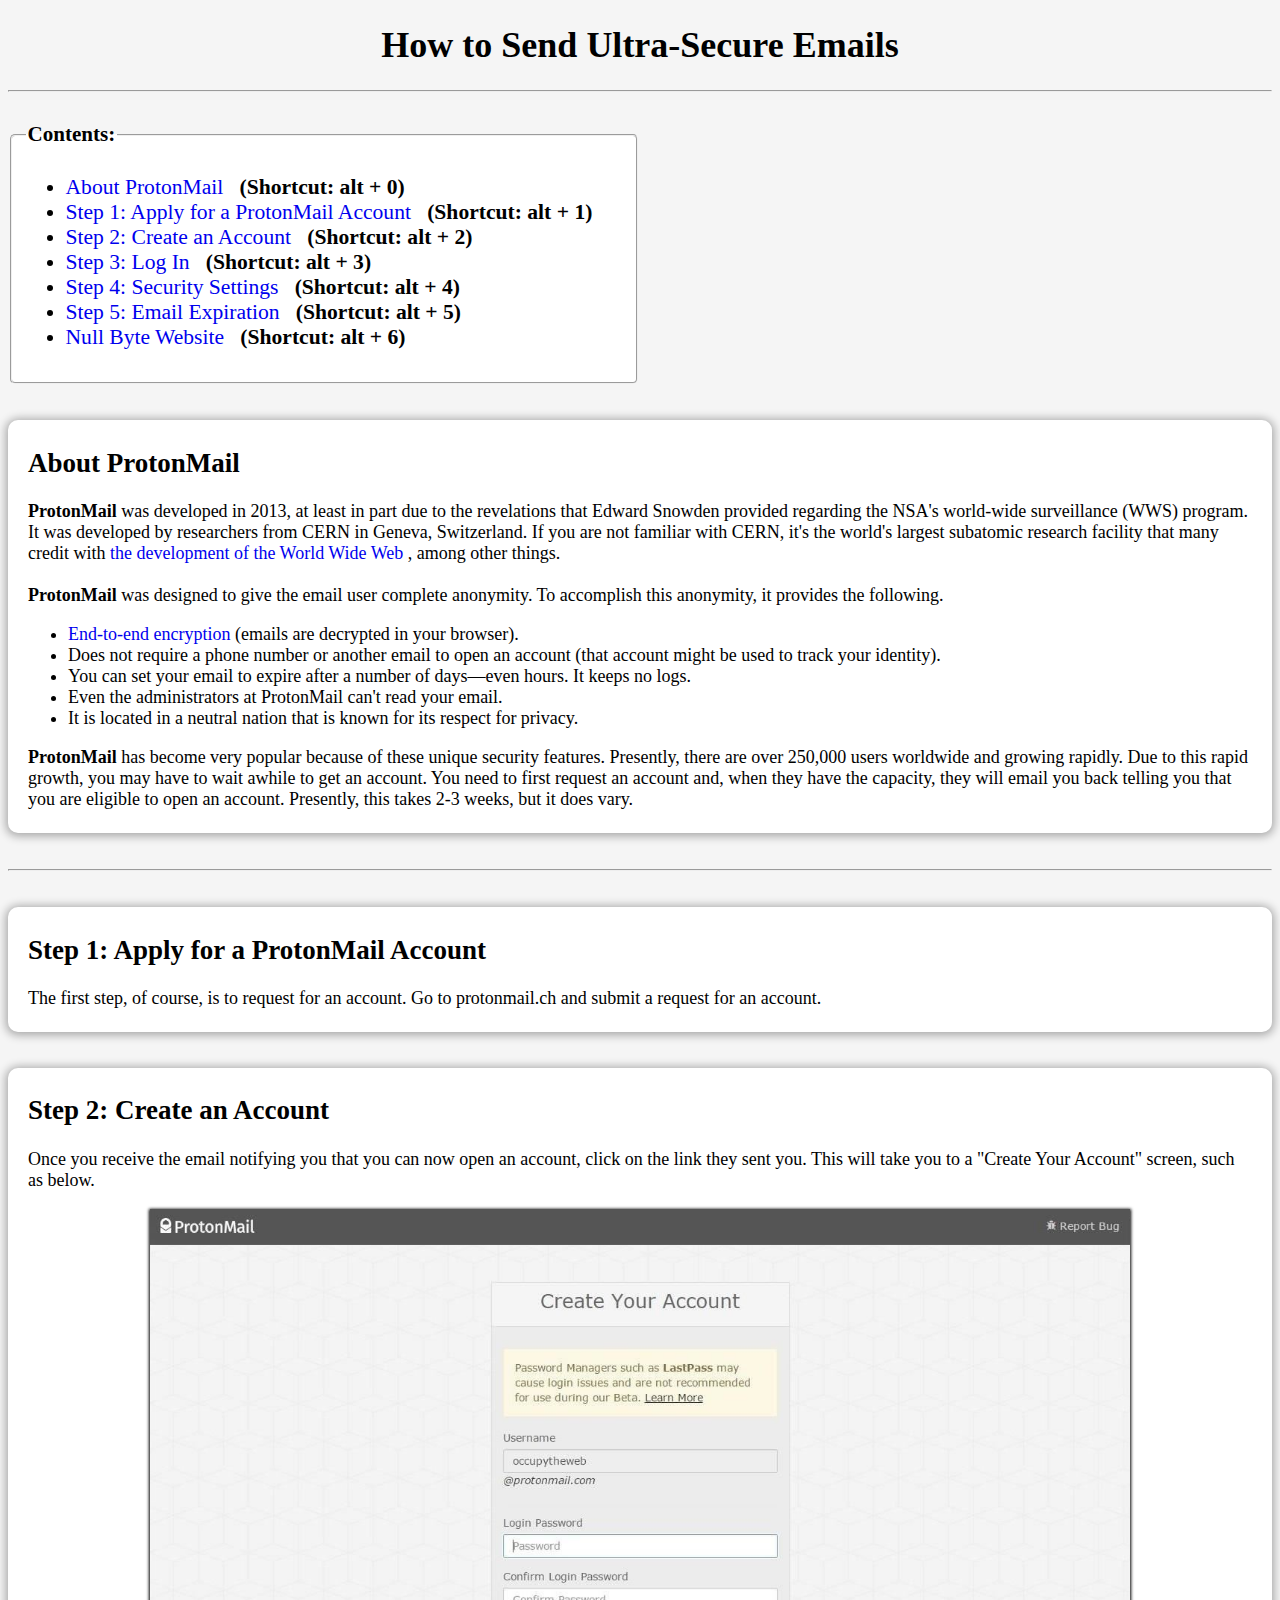
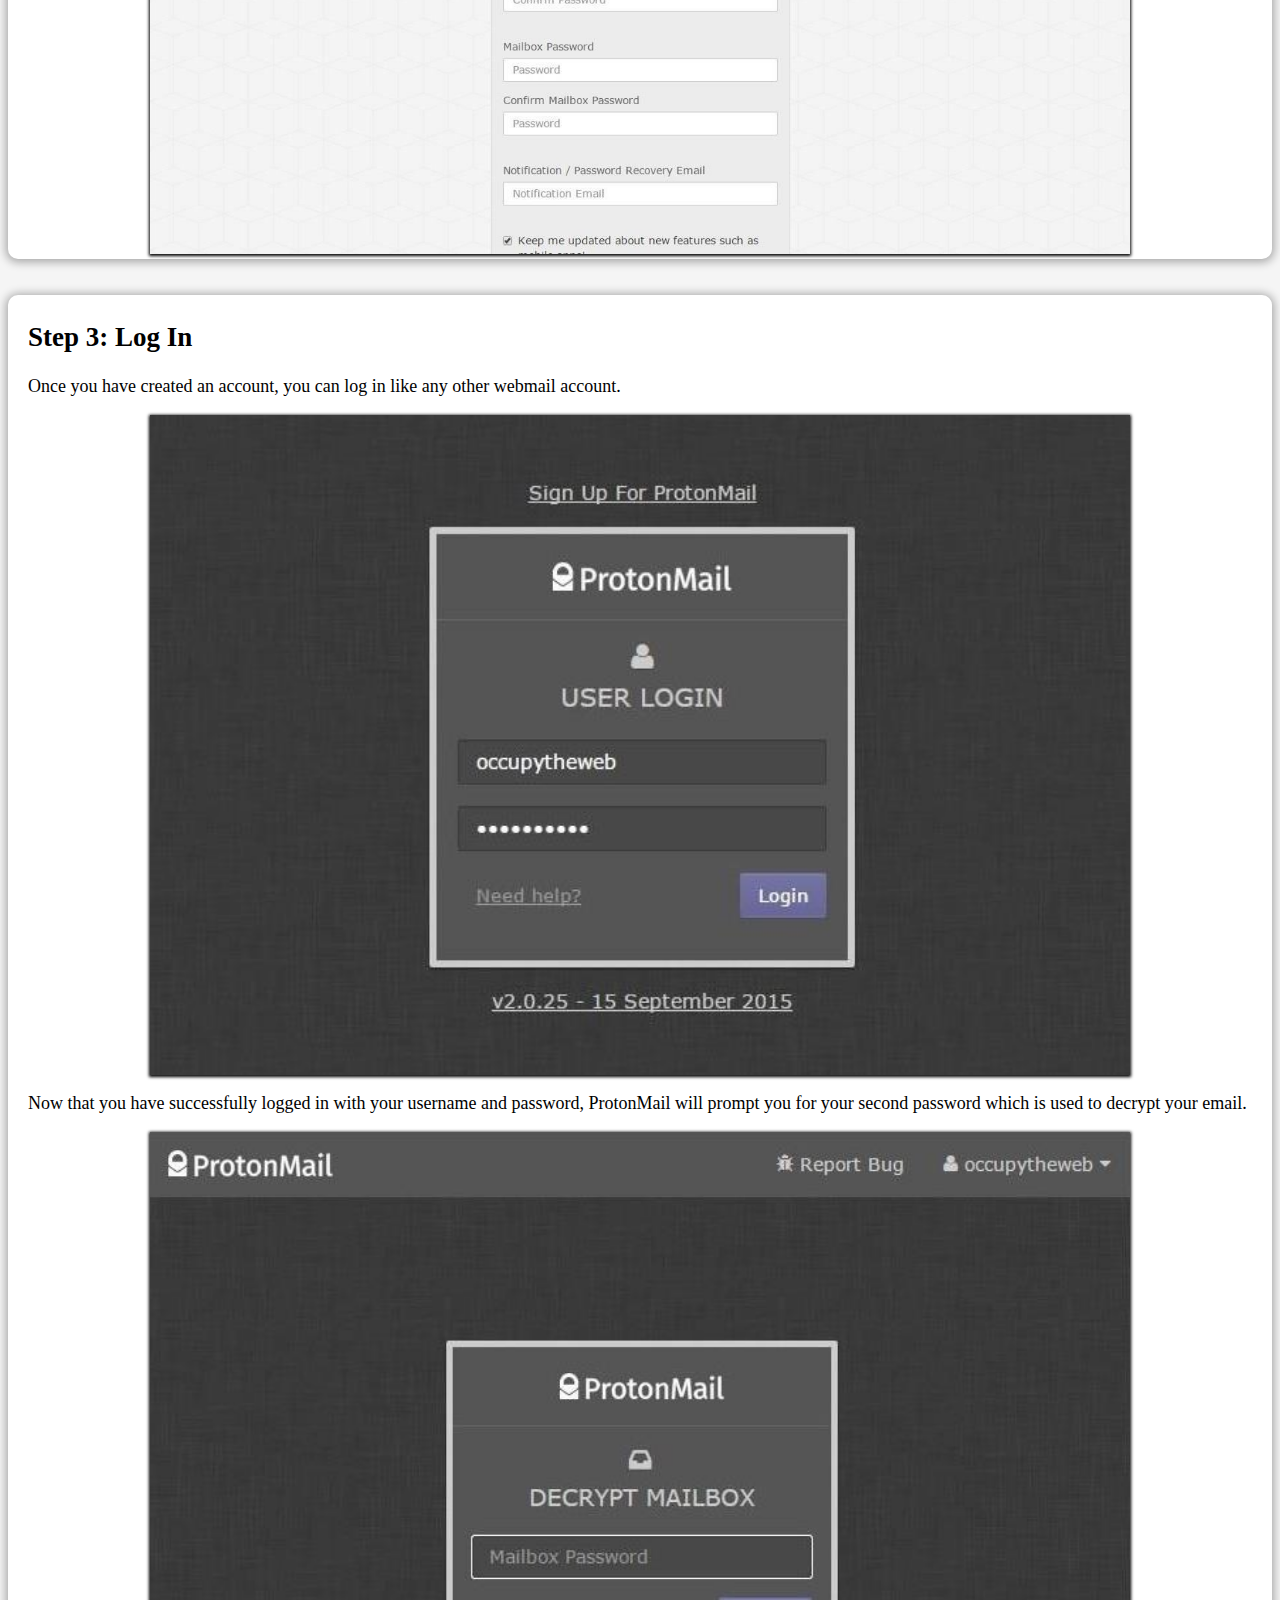
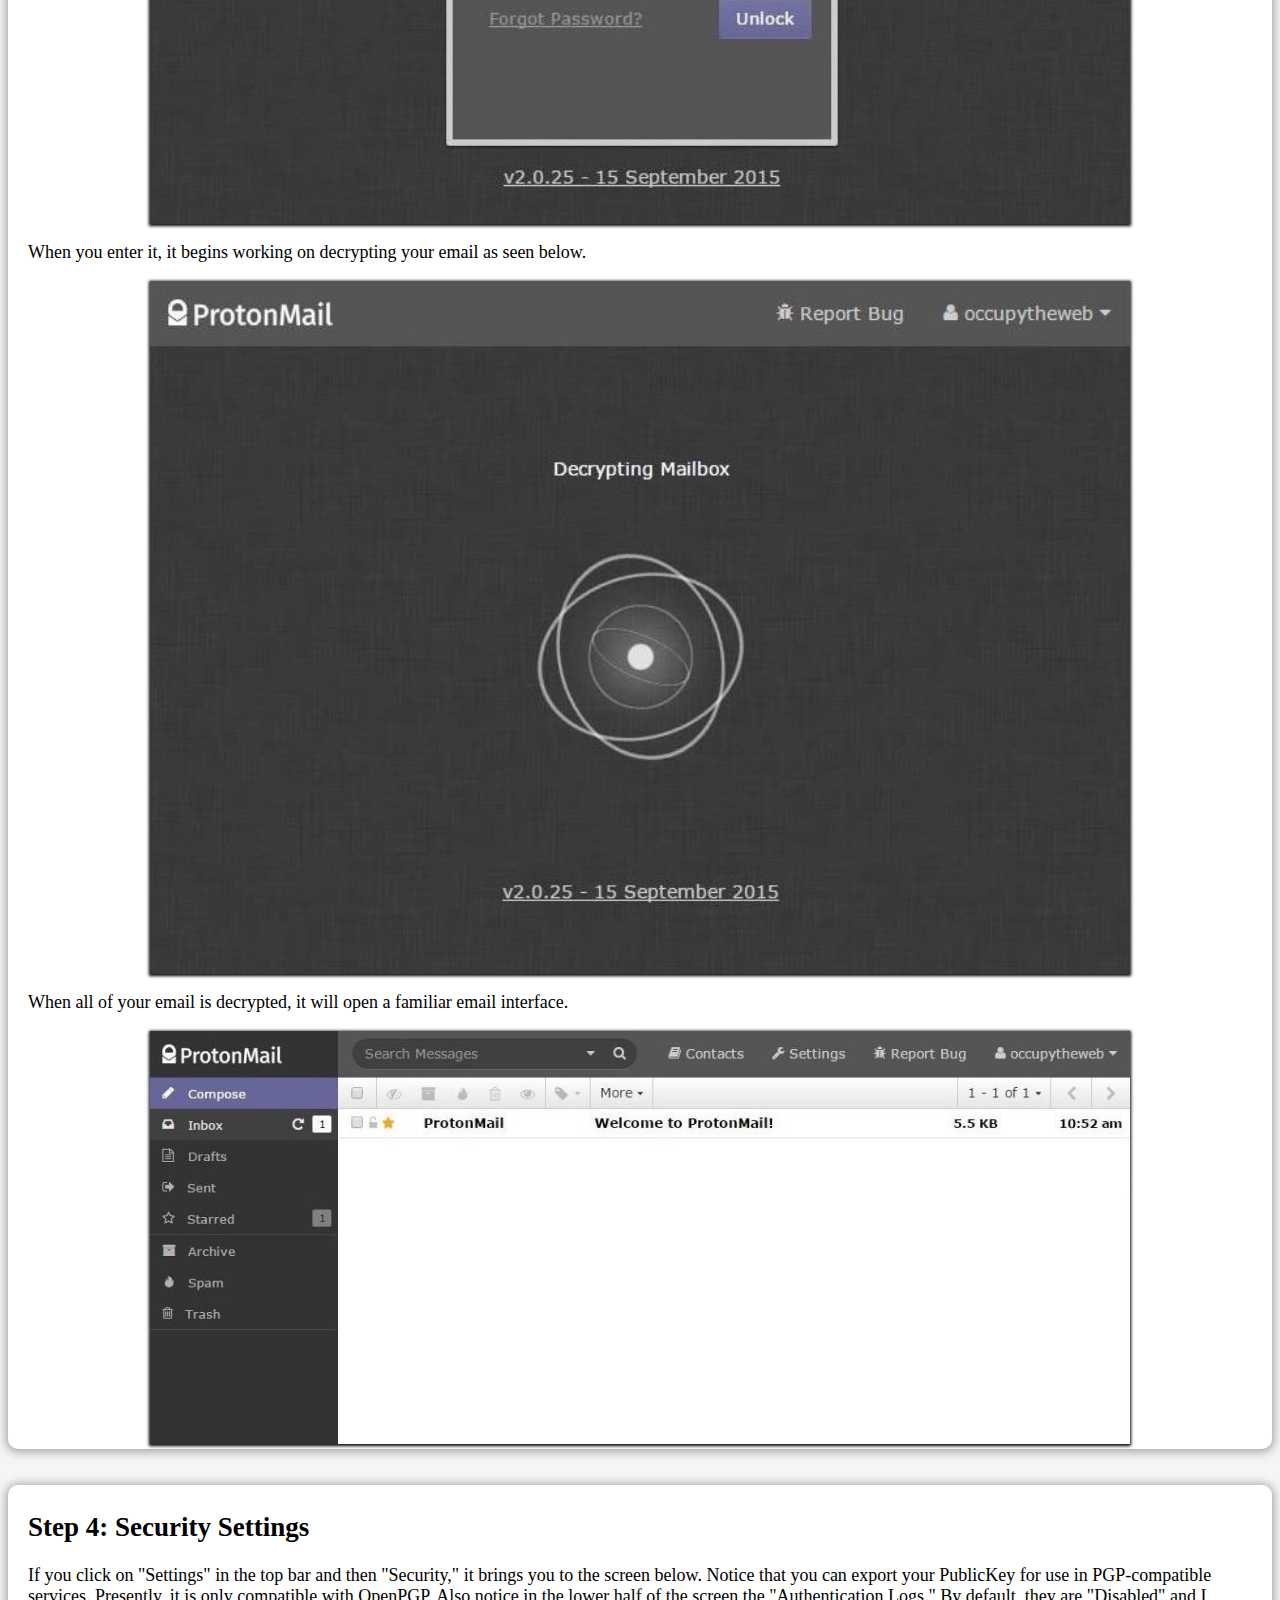
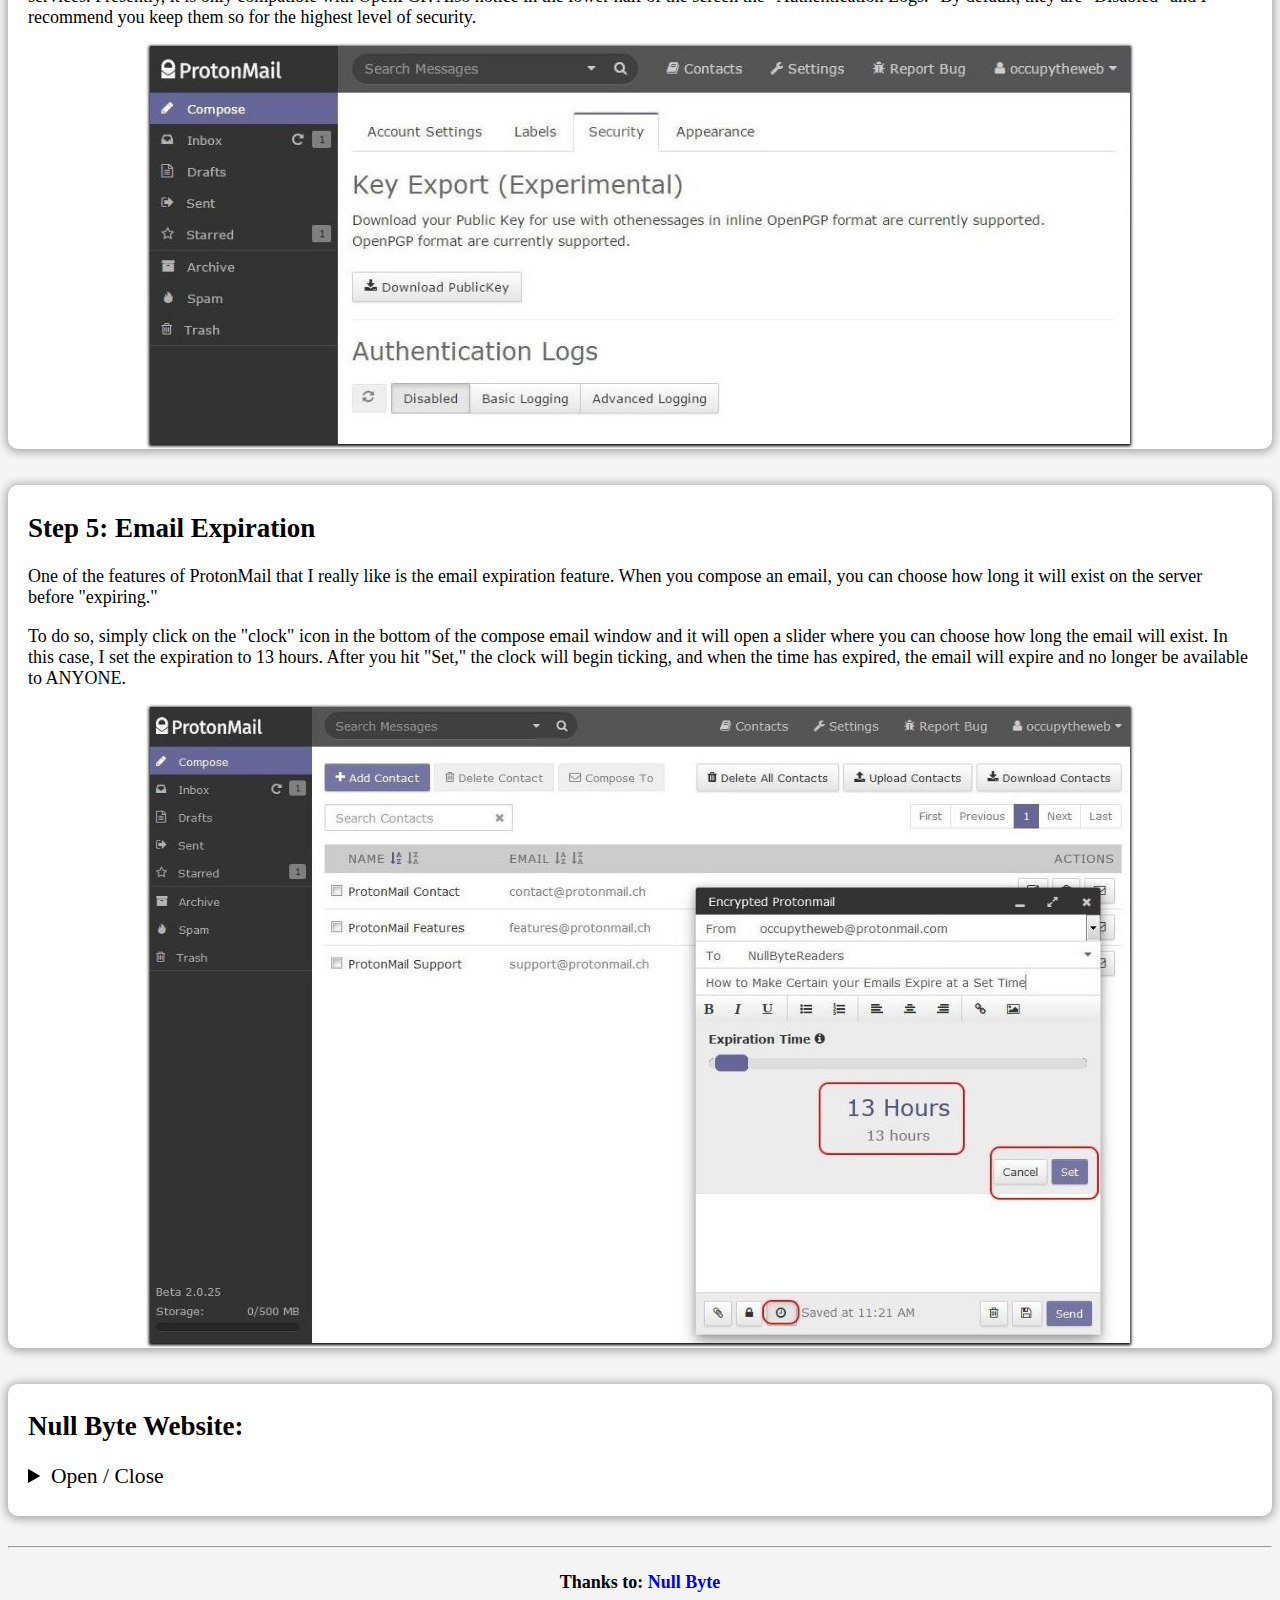
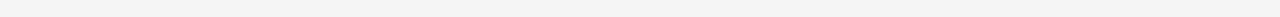
<file: HTML/Project-01/index.html>
<!DOCTYPE html>
<html lang="en">

<head>
	<meta charset="UTF-8">
	<meta http-equiv="X-UA-Compatible" content="IE=edge">
	<meta name="viewport" content="width=device-width, initial-scale=1.0">
	<link rel="icon" type="image/x-icon" href="./images/icon.png">
	<link rel="stylesheet" href="./styles.css">
	<title>How to Send Ultra-Secure Emails</title>
</head>

<body>

	<header title="Introduction">
		<h1 id="title">How to Send Ultra-Secure Emails</h1>
		<hr>

		<nav>
			<fieldset>
				<!-- The <fieldset> tag is used to group related elements in a form. -->
				<!-- I am not using it in a form but it looks cool so idk. -->
				<legend>
					<h3> Contents: </h3>
				</legend>
				<ul>
					<li><a href="#about-section" accesskey="0">About ProtonMail</a> &nbsp; <b> (Shortcut: alt + 0) </b></li>
					<li><a href="#step1" accesskey="1">Step 1: Apply for a ProtonMail Account</a> &nbsp; <b> (Shortcut: alt + 1) </b></li>
					<li><a href="#step2" accesskey="2">Step 2: Create an Account</a> &nbsp; <b> (Shortcut: alt + 2) </b></li>
					<li><a href="#step3" accesskey="3">Step 3: Log In</a> &nbsp; <b> (Shortcut: alt + 3) </b></li>
					<li><a href="#step4" accesskey="4">Step 4: Security Settings</a> &nbsp; <b> (Shortcut: alt + 4) </b></li>
					<li><a href="#step5" accesskey="5">Step 5: Email Expiration</a> &nbsp; <b> (Shortcut: alt + 5) </b></li>
					<li><a href="#nullByteWebsite" accesskey="6">Null Byte Website</a> &nbsp; <b> (Shortcut: alt + 6) </b></li>
				</ul>
			</fieldset>
		</nav>

		<div id="about-section">

		<h2>About ProtonMail</h2>
		<p>
			<b> ProtonMail</b>
			was developed in 2013, at least in part due to the
			revelations that Edward Snowden provided regarding the NSA's
			world-wide surveillance (WWS) program. It was developed by
			researchers from CERN in Geneva, Switzerland. If you are not
			familiar with CERN, it's the world's largest subatomic research
			facility that many credit with
			<a href="https://null-byte.wonderhowto.com/how-to/hitchhikers-guide-internet-brief-history-net-came-be-0134490/"
				target="_blank">the development of the World Wide Web</a>
			, among other things.
			<br>
			<br>
			<b> ProtonMail</b>
			was designed to give the email user complete
			anonymity. To accomplish this anonymity, it provides the
			following.
		<ul>
			<li>
				<a
					href="https://null-byte.wonderhowto.com/how-to/hack-like-pro-cryptography-basics-for-aspiring-hacker-0161246/">
					End-to-end encryption
				</a>
				(emails are decrypted in your browser).
			</li>
			<li>
				Does not require a phone number or another email to open an account (that account might be used to track
				your identity).
			</li>
			<li>You can set your email to expire after a number of days—even hours. It keeps no logs.</li>
			<li>Even the administrators at ProtonMail can't read your email.</li>
			<li>It is located in a neutral nation that is known for its respect for privacy.</li>
		</ul>
		<b> ProtonMail </b> has become very popular because of these unique security features. Presently, there are over
		250,000
		users worldwide and growing rapidly. Due to this rapid growth, you may have to wait awhile to get an account.
		You need to first request an account and, when they have the capacity, they will email you back telling you that
		you are eligible to open an account. Presently, this takes 2-3 weeks, but it does vary.
		</p>
	</div>

	</header>

	<hr>

	<main>
		<article title="Step 1" id="step1">
			<!-- I could use the 'dl' -> 'dt' -> 'dd' tags so I indent the paragraphs but I am not sure if it is semantically correct -->
			<h2>Step 1: Apply for a ProtonMail Account</h2>
			<p>
				The first step, of course, is to request for an account. Go to protonmail.ch and submit a request for an
				account.
			</p>
		</article>

		<article title="Step 2" id="step2">
			<h2>Step 2: Create an Account</h2>
			<p>
				Once you receive the email notifying you that you can now open an account, click on the link they sent
				you. This will take you to a "Create Your Account" screen, such as below.
			</p>
			<img src="./images/createAccount.jpg" alt="Create an Account" width="100%">
		</article>

		<article title="Step 3" id="step3">
			<h2>Step 3: Log In</h2>

			<p>
				Once you have created an account, you can log in like any other webmail account.
			</p>

			<img src="./images/login.jpg" alt="Log In" width="100%">

			<p>
				Now that you have successfully logged in with your username and password, ProtonMail will prompt you for
				your second password which is used to decrypt your email.
			</p>

			<img src="./images/decryptMailbox.jpg" alt="Dectrypt Mailbox" width="100%">

			<p>
				When you enter it, it begins working on decrypting your email as seen below.
			</p>

			<img src="./images/decrypting.jpg" alt="Dectrypting Mailbox" width="100%">

			<p>When all of your email is decrypted, it will open a familiar email interface.</p>

			<img src="./images/mailbox.jpg" alt="Mailbox" width="100%">
		</article>

		<article title="Step 4" id="step4">
			<h2>Step 4: Security Settings</h2>

			<p>
				If you click on "Settings" in the top bar and then "Security," it brings you to the screen below. Notice
				that you can export your PublicKey for use in PGP-compatible services. Presently, it is only compatible
				with OpenPGP. Also notice in the lower half of the screen the "Authentication Logs." By default, they
				are "Disabled" and I recommend you keep them so for the highest level of security.
			</p>

			<img src="./images/mailboxSettings.jpg" alt="Mailbox Settings" width="100%">
		</article>

		<article title="Step 5" id="step5">
			<h2>Step 5: Email Expiration</h2>

			<p>
				One of the features of ProtonMail that I really like is the email expiration feature. When you compose
				an email, you can choose how long it will exist on the server before "expiring."
			</p>

			<p>
				To do so, simply click on the "clock" icon in the bottom of the compose email window and it will open a
				slider where you can choose how long the email will exist. In this case, I set the expiration to 13
				hours. After you hit "Set," the clock will begin ticking, and when the time has expired, the email will
				expire and no longer be available to ANYONE.
			</p>

			<img src="./images/emailExpiration.jpg" alt="Mail Expiration" width="100%">
		</article>

		<section id="nullByteWebsite">
			<h2>Null Byte Website: </h2>
			<details>
				<summary>
					Open / Close
				</summary>
				<iframe src="https://null-byte.wonderhowto.com/" width="100%" height="800" loading="lazy">
				</iframe>
			</details>
		</section>
	</main>

	<br>
	<hr>

	<footer>
		<h4>Thanks to: <a href="https://null-byte.wonderhowto.com/" target="_blank" title="Null Byte"> Null Byte </a>
		</h4>
	</footer>
</body>

</html>
</file>
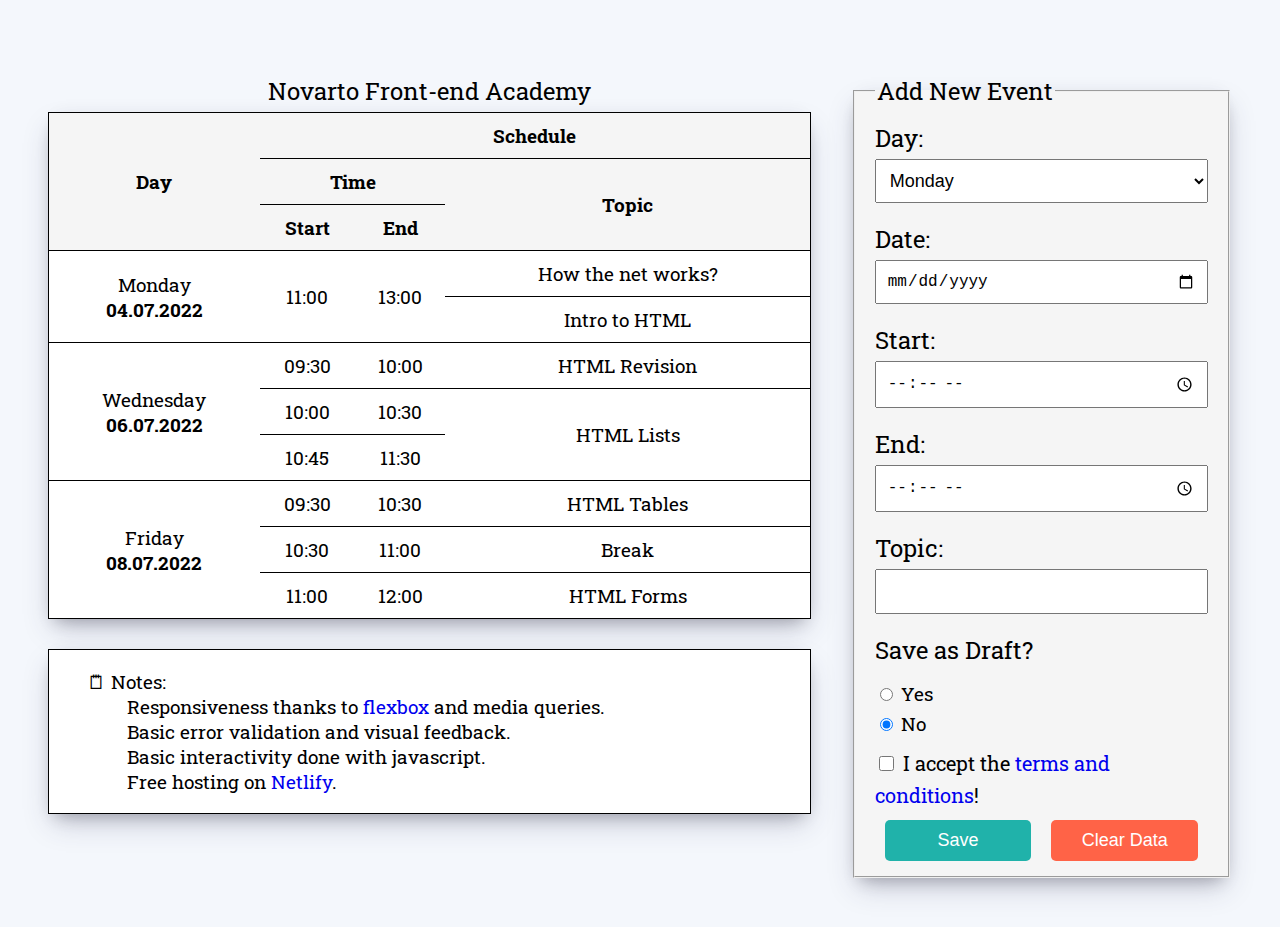
<file: HTML/Project-03-Event_Scheduler/index.html>
<!DOCTYPE html>
<html lang="en">

<head>
    <meta charset="UTF-8">
    <meta http-equiv="X-UA-Compatible" content="IE=edge">
    <meta name="viewport" content="width=device-width, initial-scale=1.0">
    <meta name="author" content="Stanislav Donev">

    <link rel="icon" type="image/x-icon" href="./calendar.png">
    <link rel="stylesheet" href="./styles/styles.css">

    <script src="./script.js" defer></script>

    <title>Event Scheduler</title>
</head>

<body>
    <div id="container">

        <!-- Table Container -->
        <div id="table-container">

            <!-- Table -->
            <table>
                <caption id="table-caption">Novarto Front-end Academy</caption>

                <!-- Table Head -->
                <thead>
                    <tr>
                        <th rowspan="3">Day</th>
                        <th colspan="3">Schedule</th>
                    </tr>
                    <tr>
                        <th colspan="2">Time</th>
                        <th rowspan="2">Topic</th>
                    </tr>
                    <tr>
                        <th>Start</th>
                        <th>End</th>
                    </tr>
                </thead>

                <!-- Table Body -->
                <tbody>

                    <!-- Row: Monday-->
                    <tr>
                        <td rowspan="2">Monday <br> <b> 04.07.2022 </b> </td>
                        <td rowspan="2">11:00</td>
                        <td rowspan="2">13:00</td>
                        <td>How the net works?</td>
                    </tr>

                    <tr>
                        <td>Intro to HTML</td>
                    </tr>

                    <!-- Row: Wednesday -->
                    <tr>
                        <td rowspan="3">Wednesday <br> <b> 06.07.2022 </b> </td>
                        <td>09:30</td>
                        <td>10:00</td>

                        <td>HTML Revision</td>
                    </tr>

                    <tr>
                        <td>10:00</td>
                        <td>10:30</td>

                        <td rowspan="2">HTML Lists</td>
                    </tr>

                    <tr>
                        <td>10:45</td>
                        <td>11:30</td>
                    </tr>

                    <!-- Row: Friday -->
                    <tr>
                        <td rowspan="3">Friday <br> <b> 08.07.2022 </b> </td>
                        <td>09:30</td>
                        <td>10:30</td>

                        <td>HTML Tables</td>
                    </tr>

                    <tr>
                        <td>10:30</td>
                        <td>11:00</td>

                        <td>Break</td>
                    </tr>

                    <tr>
                        <td>11:00</td>
                        <td>12:00</td>

                        <td>HTML Forms</td>
                    </tr>
                </tbody>
            </table>

            <!-- Display Form Information -->
            <div id="notes">
                <dl>
                    <dt>🗒 Notes:</dt>
                    <dd> Responsiveness thanks to <a href="https://css-tricks.com/snippets/css/a-guide-to-flexbox/"
                            target="_blank"> flexbox </a> and media queries.</dd>
                    <dd> Basic error validation and visual feedback.</dd>
                    <dd> Basic interactivity done with javascript.</dd>
                    <dd> Free hosting on <a href="https://app.netlify.com/" target="_blank"> Netlify</a>.</dd>
                </dl>
            </div>
        </div>

        <!-- Form Container -->
        <div id="form-container">
            <form action="">
                <fieldset>
                    <legend> Add New Event </legend>

                    <!-- Day -->
                    <div id="day">
                        <label for="day">Day: </label>
                        <select name="day" id="day" onchange="onInputChange(event)" required>
                            <option value="Monday">Monday</option>
                            <option value="Tuesday">Tuesday</option>
                            <option value="Wednesday">Wednesday</option>
                            <option value="Thursday">Thursday</option>
                            <option value="Friday">Friday</option>
                        </select>
                        <!-- <input type="text" id="day" name="day" onchange="onInputChange(event)" required> -->
                    </div>

                    <!-- Date -->
                    <div id="date-input-container">
                        <label for="date">Date: </label>
                        <input type="date" id="date" name="date" onchange="onInputChange(event)" required>
                    </div>

                    <!-- Start Time -->
                    <div id="start-time-input-container">
                        <label for="time-start">Start: </label>
                        <input type="time" id="time-start" name="timeStart" onchange="onInputChange(event)" required>
                    </div>

                    <!-- End Time -->
                    <div id="end-time-input-container">
                        <label for="time-end">End: </label>
                        <input type="time" id="time-end" name="timeEnd" onchange="onInputChange(event)" required>
                    </div>

                    <!-- Topic -->
                    <div id="topic-input-container">
                        <label for="topic">Topic: </label>
                        <input type="text" id="topic" name="topic" onchange="onInputChange(event)" required>
                    </div>

                    <!-- Draft -->
                    <div id="draft-radio-container">
                        <label for="">Save as Draft?</label>

                        <div id="group-radio-btns">
                            <label for="draft-yes">
                                <input type="radio" id="draft-yes" name="draft" value="yes" required> Yes
                            </label>
                            <label for="draft-no">
                                <input type="radio" id="draft-no" name="draft" value="no" checked required> No
                            </label>
                        </div>
                    </div>

                    <!-- <div id="terms"> -->
                    <label for="terms">
                        <input type="checkbox" id="terms" name="terms" onchange="onInputChange(event)" required>
                        <small> I accept the <a href="#"> terms and conditions</a>! </small>

                        <br>

                        <small id="terms-error" hidden>Terms and Conditions are mandatory!</small>
                    </label>
                    <!-- </div> -->

                    <div id="btns">
                        <input type="submit" value="Save" onclick="onFormSubmit(event, this.form)">
                        <input type="reset" value="Clear Data">
                    </div>

                </fieldset>
            </form>
        </div>

    </div>
</body>

</html>
</file>
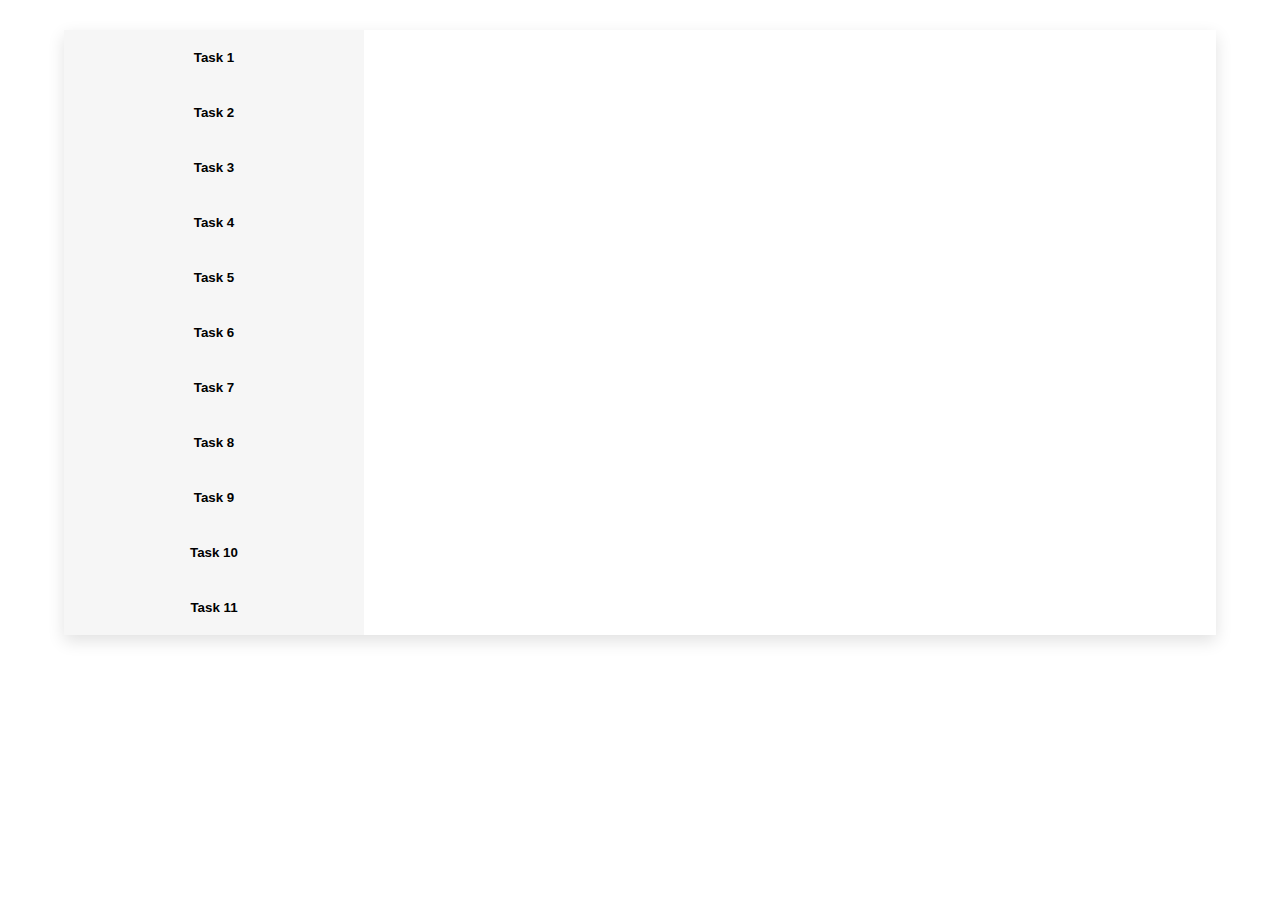
<file: JavaScript/1. Introduction/index.html>
<!DOCTYPE html>
<html lang="en">

<head>
    <meta charset="UTF-8">
    <meta http-equiv="X-UA-Compatible" content="IE=edge">
    <meta name="viewport" content="width=device-width, initial-scale=1.0">
    <link rel="icon" type="image/x-icon" href="./icon.png">

    <!-- Styles -->
    <link rel="stylesheet" href="./styles/css/styles.css">

    <!-- Scripts -->
    <script src="./scripts/index.js"></script>
    <script src="./scripts/showTaskContent.js"></script>
    <script src="./scripts/attachToDOM.js"></script>
    <script src="./scripts/clearHistory.js"></script>
    <script src="./scripts/task-01.js"></script>
    <script src="./scripts/task-02.js"></script>
    <script src="./scripts/task-03.js"></script>
    <script src="./scripts/task-04.js"></script>
    <script src="./scripts/task-05.js"></script>
    <script src="./scripts/task-06.js"></script>
    <script src="./scripts/task-07.js"></script>
    <script src="./scripts/task-08.js"></script>
    <script src="./scripts/task-09.js"></script>
    <script src="./scripts/task-10.js"></script>
    <script src="./scripts/task-11.js"></script>

    <title>Lecture 01 - Exercises</title>
</head>

<body>

    <div class="wrapper">

        <div class="menu">
            <button onclick="showTaskContent(event, '.task-01')" class="show-task-btn">Task 1</button>
            <button onclick="showTaskContent(event, '.task-02')" class="show-task-btn">Task 2</button>
            <button onclick="showTaskContent(event, '.task-03')" class="show-task-btn">Task 3</button>
            <button onclick="showTaskContent(event, '.task-04')" class="show-task-btn">Task 4</button>
            <button onclick="showTaskContent(event, '.task-05')" class="show-task-btn">Task 5</button>
            <button onclick="showTaskContent(event, '.task-06')" class="show-task-btn">Task 6</button>
            <button onclick="showTaskContent(event, '.task-07')" class="show-task-btn">Task 7</button>
            <button onclick="showTaskContent(event, '.task-08')" class="show-task-btn">Task 8</button>
            <button onclick="showTaskContent(event, '.task-09')" class="show-task-btn">Task 9</button>
            <button onclick="showTaskContent(event, '.task-10')" class="show-task-btn">Task 10</button>
            <button onclick="showTaskContent(event, '.task-11')" class="show-task-btn">Task 11</button>
        </div>

        <div class="content">

            <!-- Task 1 -->
            <div class="task task-01">
                <div class="heading">
                    <h2>From Celsius to Fahrenheit</h2>
                    <div class="btns">
                        <button class="clearHistory-btn" onclick="clearHistory('.task-01-history')">Clear
                            History</button>
                        <button class="runTask-btn" onclick="fromCelsiusToFahrenheit()">Run</button>
                    </div>
                </div>

                <div class="task-content">
                    <div class="result-container">
                        <h3>Result:</h3>
                        <div class="result task-01-result">
                        </div>
                    </div>

                    <div class="history-container">
                        <h3>History</h3>
                        <div class="history task-01-history">
                        </div>
                    </div>
                </div>

            </div>

            <!-- Task 2 -->
            <div class="task task-02">
                <div class="heading">
                    <h2>The arithmetic mean of two numbers, rounded up</h2>
                    <div class="btns">
                        <button class="clearHistory-btn" onclick="clearHistory('.task-02-history')">Clear
                            History</button>
                        <button class="runTask-btn" onclick="arithmeticMean()">Run</button>
                    </div>
                </div>

                <div class="task-content">
                    <div class="result-container">
                        <h3>Result:</h3>
                        <div class="result task-02-result">
                        </div>
                    </div>

                    <div class="history-container">
                        <h3>History</h3>
                        <div class="history task-02-history">
                        </div>
                    </div>
                </div>
            </div>

            <!-- Task 3 -->
            <div class="task task-03">
                <div class="heading">
                    <h2>True / False / Null</h2>
                    <div class="btns">
                        <button class="clearHistory-btn" onclick="clearHistory('.task-03-history')">Clear
                            History</button>
                        <button class="runTask-btn" onclick="whatsThatNumber()">Run</button>
                    </div>
                </div>

                <div class="task-content">
                    <div class="result-container">
                        <h3>Result:</h3>
                        <div class="result task-03-result">
                        </div>
                    </div>

                    <div class="history-container">
                        <h3>History</h3>
                        <div class="history task-03-history">
                        </div>
                    </div>
                </div>
            </div>

            <!-- Task 4 -->
            <div class="task task-04">
                <div class="heading">
                    <h2>Closer to one hundred</h2>
                    <div class="btns">
                        <button class="clearHistory-btn" onclick="clearHistory('.task-04-history')">Clear
                            History</button>
                        <button class="runTask-btn" onclick="closerToOneHundred()">Run</button>
                    </div>
                </div>

                <div class="task-content">
                    <div class="result-container">
                        <h3>Result:</h3>
                        <div class="result task-04-result">
                        </div>
                    </div>

                    <div class="history-container">
                        <h3>History</h3>
                        <div class="history task-04-history">
                        </div>
                    </div>
                </div>
            </div>

            <!-- Task 5 -->
            <div class="task task-05">
                <div class="heading">
                    <h2>Grade student based on score</h2>
                    <div class="btns">
                        <button class="clearHistory-btn" onclick="clearHistory('.task-05-history')">Clear
                            History</button>
                        <button class="runTask-btn" onclick="gradeStudent()">Run</button>
                    </div>
                </div>

                <div class="task-content">
                    <div class="result-container">
                        <h3>Result:</h3>
                        <div class="result task-05-result">
                        </div>
                    </div>

                    <div class="history-container">
                        <h3>History</h3>
                        <div class="history task-05-history">
                        </div>
                    </div>
                </div>
            </div>

            <!-- Task 6 -->
            <div class="task task-06">
                <div class="heading">
                    <h2>Minutes to Seconds Conversion</h2>
                    <div class="btns">
                        <button class="clearHistory-btn" onclick="clearHistory('.task-06-history')">Clear
                            History</button>
                        <button class="runTask-btn" onclick="minutesToSeconds()">Run</button>
                    </div>
                </div>

                <div class="task-content">
                    <div class="result-container">
                        <h3>Result:</h3>
                        <div class="result task-06-result">
                        </div>
                    </div>

                    <div class="history-container">
                        <h3>History</h3>
                        <div class="history task-06-history">
                        </div>
                    </div>
                </div>
            </div>

            <!-- Task 7 -->
            <div class="task task-07">
                <div class="heading">
                    <h2>The sum of the prevous 2 numbers</h2>
                    <div class="btns">
                        <button class="clearHistory-btn" onclick="clearHistory('.task-07-history')">Clear
                            History</button>
                        <button class="runTask-btn" onclick="sumOfThePreviousTwoNumbers()">Run</button>
                    </div>
                </div>

                <div class="task-content">
                    <div class="result-container">
                        <h3>Result:</h3>
                        <div class="result task-07-result">
                        </div>
                    </div>

                    <div class="history-container">
                        <h3>History</h3>
                        <div class="history task-07-history">
                        </div>
                    </div>
                </div>
            </div>

            <!-- Task 8 -->
            <div class="task task-08">
                <div class="heading">
                    <h2>Years to Days Conversion</h2>
                    <div class="btns">
                        <button class="clearHistory-btn" onclick="clearHistory('.task-08-history')">Clear
                            History</button>
                        <button class="runTask-btn" onclick="yearsToDays()">Run</button>
                    </div>
                </div>

                <div class="task-content">
                    <div class="result-container">
                        <h3>Result:</h3>
                        <div class="result task-08-result">
                        </div>
                    </div>

                    <div class="history-container">
                        <h3>History</h3>
                        <div class="history task-08-history">
                        </div>
                    </div>
                </div>
            </div>

            <!-- Task 9 -->
            <div class="task task-09">
                <div class="heading">
                    <h2>Calculate basketball points</h2>
                    <div class="btns">
                        <button class="clearHistory-btn" onclick="clearHistory('.task-09-history')">Clear
                            History</button>
                        <button class="runTask-btn" onclick="calculateBasketballPoints()">Run</button>
                    </div>
                </div>

                <div class="task-content">
                    <div class="result-container">
                        <h3>Result:</h3>
                        <div class="result task-09-result">
                        </div>
                    </div>

                    <div class="history-container">
                        <h3>History</h3>
                        <div class="history task-09-history">
                        </div>
                    </div>
                </div>
            </div>

            <!-- Task 10 -->
            <div class="task task-10">
                <div class="heading">
                    <h2>Calculate Animal Legs</h2>
                    <div class="btns">
                        <button class="clearHistory-btn" onclick="clearHistory('.task-10-history')">Clear
                            History</button>
                        <button class="runTask-btn" onclick="calculateAnimalLegs()">Run</button>
                    </div>
                </div>

                <div class="task-content">
                    <div class="result-container">
                        <h3>Result:</h3>
                        <div class="result task-10-result">
                        </div>
                    </div>

                    <div class="history-container">
                        <h3>History</h3>
                        <div class="history task-10-history">
                        </div>
                    </div>
                </div>
            </div>

            <!-- Task 11 -->
            <div class="task task-11">
                <div class="heading">
                    <h2>Sum of 0 to a number</h2>
                    <div class="btns">
                        <button class="clearHistory-btn" onclick="clearHistory('.task-11-history')">Clear
                            History</button>
                        <button class="runTask-btn" onclick="sumOfZeroToNumber()">Run</button>
                    </div>
                </div>

                <div class="task-content">
                    <div class="result-container">
                        <h3>Result:</h3>
                        <div class="result task-11-result">
                        </div>
                    </div>

                    <div class="history-container">
                        <h3>History</h3>
                        <div class="history task-11-history">
                        </div>
                    </div>
                </div>
            </div>

        </div>
    </div>

</body>

</html>
</file>
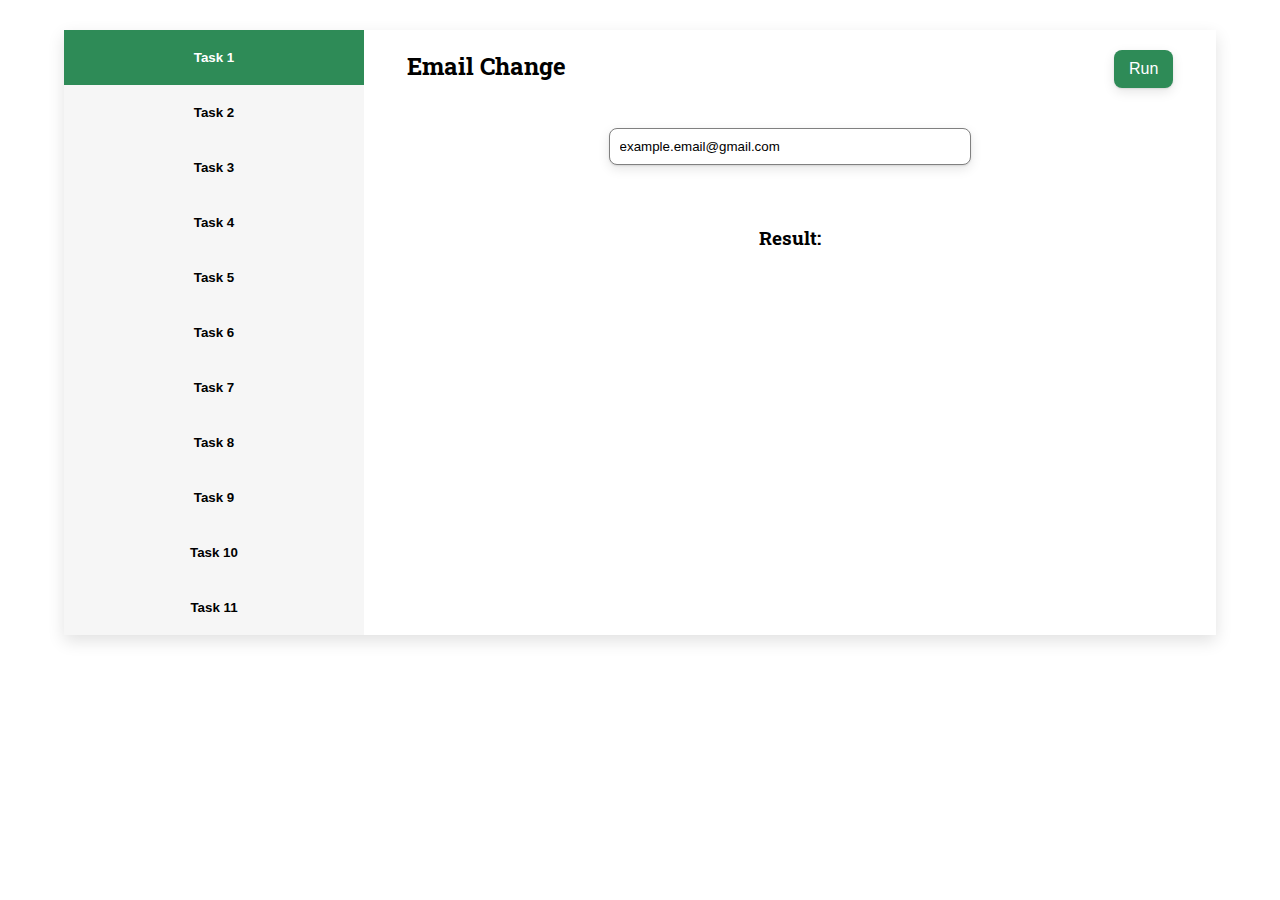
<file: JavaScript/2. Strings-Math-Dates/index.html>
<!DOCTYPE html>
<html lang="en">

<head>
    <meta charset="UTF-8">
    <meta http-equiv="X-UA-Compatible" content="IE=edge">
    <meta name="viewport" content="width=device-width, initial-scale=1.0">
    <title>Lecture 02 - Exercises</title>

    <link rel="icon" type="image/x-icon" href="./strings.png">


    <link rel="stylesheet" href="./styles/css/styles.css">

    <script src="./scripts/index.js" defer></script>
    <script src="./scripts/showTaskContent.js"></script>

    <script src="./scripts/task-01.js"></script>
    <script src="./scripts/task-02.js"></script>
    <script src="./scripts/task-03.js"></script>
    <script src="./scripts/task-04.js"></script>
    <script src="./scripts/task-05.js"></script>
    <script src="./scripts/task-06.js"></script>
    <script src="./scripts/task-07.js"></script>
    <script src="./scripts/task-08.js"></script>
    <script src="./scripts/task-09.js"></script>
    <script src="./scripts/task-10.js"></script>
    <script src="./scripts/task-11.js"></script>
</head>

<body>
    <div class="wrapper">
        <nav>
            <div class="container">
                <button data-task=".task-01" class="show-task-btn active">Task 1</button>
                <button data-task=".task-02" class="show-task-btn">Task 2</button>
                <button data-task=".task-03" class="show-task-btn">Task 3</button>
                <button data-task=".task-04" class="show-task-btn">Task 4</button>
                <button data-task=".task-05" class="show-task-btn">Task 5</button>
                <button data-task=".task-06" class="show-task-btn">Task 6</button>
                <button data-task=".task-07" class="show-task-btn">Task 7</button>
                <button data-task=".task-08" class="show-task-btn">Task 8</button>
                <button data-task=".task-09" class="show-task-btn">Task 9</button>
                <button data-task=".task-10" class="show-task-btn">Task 10</button>
                <button data-task=".task-11" class="show-task-btn">Task 11</button>
            </div>
        </nav>

        <main>
            <div class="container">
                <div class="task task-01 taskActive">

                    <div class="heading">
                        <h2>Email Change</h2>
                        <div class="btns">
                            <button class="runTask-btn" onclick="emailChange()">Run</button>
                        </div>
                    </div>

                    <div class="task-content">
                        <div class="input-container">
                            <input type="email" value="example.email@gmail.com" name="email-input">
                            <div class="error-message task-01"></div>
                        </div>

                        <div class="result-container">
                            <h3>Result:</h3>
                            <div class="result task-01-result">
                            </div>
                        </div>
                    </div>

                </div>

                <div class="task task-02">

                    <div class="heading">
                        <h2>Random Number Between Numbers</h2>
                        <div class="btns">
                            <button class="runTask-btn" onclick="randomNumBetweenNums()">Run</button>
                        </div>
                    </div>

                    <div class="task-content">
                        <div class="result-container">
                            <h3>Result:</h3>
                            <div class="result task-02-result">
                            </div>
                        </div>
                    </div>

                </div>

                <div class="task task-03">

                    <div class="heading">
                        <h2>Is it a question</h2>
                        <div class="btns">
                            <button class="runTask-btn" onclick="checkIfQuestion()">Run</button>
                        </div>
                    </div>

                    <div class="task-content">
                        <div class="result-container">
                            <h3>Result:</h3>
                            <div class="result task-03-result">
                            </div>
                        </div>
                    </div>

                </div>

                <div class="task task-04">

                    <div class="heading">
                        <h2>Capitalise First Letter</h2>
                        <div class="btns">
                            <button class="runTask-btn" onclick="capitaliseWord()">Run</button>
                        </div>
                    </div>

                    <div class="task-content">
                        <div class="result-container">
                            <h3>Result:</h3>
                            <div class="result task-04-result">
                            </div>
                        </div>
                    </div>

                </div>

                <div class="task task-05">

                    <div class="heading">
                        <h2>Switch First and Last Char</h2>
                        <div class="btns">
                            <button class="runTask-btn" onclick="switchChars()">Run</button>
                        </div>
                    </div>

                    <div class="task-content">
                        <div class="result-container">
                            <h3>Result:</h3>
                            <div class="result task-05-result">
                            </div>
                        </div>
                    </div>

                </div>

                <div class="task task-06">

                    <div class="heading">
                        <h2>Check for Java</h2>
                        <div class="btns">
                            <button class="runTask-btn" onclick="checkForJava()">Run</button>
                        </div>
                    </div>

                    <div class="task-content">
                        <div class="result-container">
                            <h3>Result:</h3>
                            <div class="result task-06-result">
                            </div>
                        </div>
                    </div>

                </div>

                <div class="task task-07">

                    <div class="heading">
                        <h2>Date Further In The Future</h2>
                        <div class="btns">
                            <button class="runTask-btn" onclick="moreDistantDate()">Run</button>
                        </div>
                    </div>

                    <div class="task-content">
                        <div class="result-container">
                            <h3>Result:</h3>
                            <div class="result task-07-result">
                            </div>
                        </div>
                    </div>

                </div>

                <div class="task task-08">

                    <div class="heading">
                        <h2>Find Bomb & Return Duck</h2>
                        <div class="btns">
                            <button class="runTask-btn" onclick="findBombReturnDuck()">Run</button>
                        </div>
                    </div>

                    <div class="task-content">
                        <div class="result-container">
                            <h3>Result:</h3>
                            <div class="result task-08-result">
                            </div>
                        </div>
                    </div>

                </div>

                <div class="task task-09">

                    <div class="heading">
                        <h2>Prepare Bolognese</h2>
                        <div class="btns">
                            <button class="runTask-btn" onclick="prepareBolognese()">Run</button>
                        </div>
                    </div>

                    <div class="task-content">
                        <div class="result-container">
                            <h3>Result:</h3>
                            <div class="result task-09-result">
                            </div>
                        </div>
                    </div>

                </div>

                <div class="task task-10">

                    <div class="heading">
                        <h2>Calculate Vehicle Price</h2>
                        <div class="btns">
                            <button class="runTask-btn" onclick="getCarPrice()">Run</button>
                        </div>
                    </div>

                    <div class="task-content">
                        <div class="result-container">
                            <h3>Result:</h3>
                            <div class="result task-10-result">
                            </div>
                        </div>
                    </div>

                </div>

                <div class="task task-11">

                    <div class="heading">
                        <h2>Find Wanted Word</h2>
                        <div class="btns">
                            <button class="runTask-btn" onclick="wordBreakout()">Run</button>
                        </div>
                    </div>

                    <div class="task-content">
                        <div class="result-container">
                            <h3>Result:</h3>
                            <div class="result task-11-result">
                            </div>
                        </div>
                    </div>

                </div>
            </div>
        </main>
    </div>
</body>

</html>
</file>
<file: CSS/Project-01-Airbnb_Copy/styles/styles.css>
@import url(./header.css);
@import url(./filter.css);
@import url(./main.css);
@import url(./footer.css);
@import url(./modal.css);
@import url(./popup.css);

body {
	margin: 0;
	padding: 0;
	font-family: "Montserrat", sans-serif;

	/* Hide scrollbar for IE, Edge, Firefox */
	-ms-overflow-style: none; /* IE and Edge */
	scrollbar-width: none; /* Firefox */

	scroll-behavior: smooth;
}

/* Hide scrollbar for Chrome, Safari and Opera */
body::-webkit-scrollbar {
	display: none;
}

.container {
	height: 100%;
	width: 85%;
	max-width: 1660px;
	margin: auto;

	display: flex;
	overflow: hidden;
}

.unselectable {
	-webkit-touch-callout: none; /* iOS Safari */
	-webkit-user-select: none; /* Safari */
	-khtml-user-select: none; /* Konqueror HTML */
	-moz-user-select: none; /* Old versions of Firefox */
	-ms-user-select: none; /* Internet Explorer/Edge */
	user-select: none; /* Non-prefixed version, currently supported by Chrome, Edge, Opera and Firefox */
}
</file>
<file: CSS/Project-01/styles/styles.css>
@import url(./header.css);
@import url(./filter.css);
@import url(./main.css);
@import url(./footer.css);

body {
	margin: 0;
	padding: 0;
	font-family: "Montserrat", sans-serif;
}

.container {
	height: 100%;
	width: 85%;
	margin: auto;

	display: flex;
	overflow: hidden;
}
</file>
<file: CSS/Project-02-Airbnb_Offer/styles/css/styles.css>
.container {
  max-width: 1280px;
  width: 80%;
  height: 100%;
  margin: auto;
}

header {
  position: fixed;
  top: 0;
  left: 50%;
  transform: translate(-50%);
  z-index: 1;
  background-color: white;
  width: 100%;
  height: 80px;
  margin: auto;
  border-bottom: 1px solid rgb(232, 232, 232) !important;
}
header .container {
  display: flex !important;
  flex-direction: row !important;
  justify-content: space-between !important;
  align-items: center !important;
}
header .container .img-box {
  display: flex !important;
  flex-direction: row !important;
  justify-content: flex-start !important;
  align-items: center !important;
  flex: 1;
}
header .container .img-box img {
  width: 110px;
  height: 34px;
  cursor: pointer;
}
header .container .search-box {
  display: flex !important;
  flex-direction: row !important;
  justify-content: center !important;
  align-items: center !important;
  flex: 1;
}
header .container .search-box .search {
  display: flex !important;
  flex-direction: row !important;
  justify-content: center !important;
  align-items: center !important;
  gap: 100px;
  padding: 7px;
  border: 1px solid rgb(232, 232, 232) !important;
  border-radius: 40px;
  box-shadow: 0 1px 2px rgba(0, 0, 0, 0.08), 0 4px 12px rgba(0, 0, 0, 0.05);
}
header .container .search-box .search:hover {
  cursor: pointer;
  box-shadow: 0 1px 2px rgba(0, 0, 0, 0.1), 0 4px 12px rgba(0, 0, 0, 0.1);
  transition: box-shadow 0.2s ease;
}
header .container .search-box .search #search-text {
  font-size: 0.9rem;
  font-weight: 600;
  margin-left: 15px;
}
header .container .search-box .search .fa-magnifying-glass {
  color: white;
  background-color: #ff385c !important;
  font-size: 0.9rem;
  padding: 8px;
  border-radius: 100%;
}
header .container .menu-box {
  display: flex !important;
  flex-direction: row !important;
  justify-content: flex-end !important;
  align-items: center !important;
  flex: 1;
}
header .container .menu-box .menu-btn {
  display: flex !important;
  flex-direction: row !important;
  justify-content: center !important;
  align-items: center !important;
  gap: 5px;
  margin-left: 5px;
  border: 1px solid rgb(232, 232, 232) !important;
  border-radius: 21px;
  padding: 5px;
}
header .container .menu-box .menu-btn:hover {
  cursor: pointer;
  box-shadow: 0 1px 2px rgba(0, 0, 0, 0.1), 0 4px 12px rgba(0, 0, 0, 0.1);
  transition: box-shadow 0.2s ease;
}
header .container .menu-box .menu-btn .fa-circle-user {
  font-size: 30px;
  color: rgb(122, 122, 122);
}
header .container .menu-box .menu-btn .fa-bars {
  font-size: 1rem;
  padding: 0 8px;
}
header .container .menu-box #host-text,
header .container .menu-box .fa-globe {
  border-radius: 22px;
  padding: 14px;
}
header .container .menu-box #host-text:hover,
header .container .menu-box .fa-globe:hover {
  cursor: pointer;
  background-color: rgb(246, 246, 246) !important;
}

@media (max-width: 1100px) {
  header .container .search-box,
header .container .menu-box {
    flex: 2;
  }
}
@media (max-width: 900px) {
  header .container .img-box {
    flex: 0;
    margin-right: 15px;
  }
  header .container .img-box img {
    content: url("../../img/logo.png");
    width: 38px;
    height: auto;
  }
  header .container .search-box .search {
    gap: 80px;
  }
  header .container .menu-box {
    flex: 0;
  }
  header .container .menu-box #host-text {
    display: none;
  }
}
@media (max-width: 567px) {
  header .container .search-box .search {
    justify-content: flex-end !important;
    width: 100%;
  }
  header .container .search-box .search #search-text {
    display: none;
  }
}
@media (max-width: 400px) {
  header .search-box .search {
    gap: 20px;
  }
}
main .heading-and-images .container .heading-box {
  display: flex !important;
  flex-direction: row !important;
  justify-content: space-between !important;
  align-items: flex-end !important;
  padding-top: 24px;
}
main .heading-and-images .container .heading-box .name-and-info-box {
  display: flex !important;
  flex-direction: column !important;
  justify-content: space-between !important;
  align-items: flex-start !important;
  gap: 10px;
}
main .heading-and-images .container .heading-box .name-and-info-box .heading {
  color: #222222 !important;
}
main .heading-and-images .container .heading-box .name-and-info-box .info {
  font-size: 0.9rem;
}
main .heading-and-images .container .heading-box .name-and-info-box .info .fa-star {
  font-size: 1rem;
}
main .heading-and-images .container .heading-box .name-and-info-box .info a {
  color: rgb(34, 34, 34) !important;
  font-weight: bold;
}
main .heading-and-images .container .heading-box .share-and-save-box {
  display: flex !important;
  flex-direction: row !important;
  justify-content: flex-end !important;
  align-items: flex-end !important;
  gap: 10px;
}
main .heading-and-images .container .heading-box .share-and-save-box .share-box,
main .heading-and-images .container .heading-box .share-and-save-box .save-box {
  display: flex;
  align-items: center;
  gap: 10px;
  padding: 8px;
  border-radius: 8px;
}
main .heading-and-images .container .heading-box .share-and-save-box .share-box a,
main .heading-and-images .container .heading-box .share-and-save-box .save-box a {
  font-size: 0.9rem;
  color: rgb(34, 34, 34) !important;
}
main .heading-and-images .container .heading-box .share-and-save-box .share-box:hover,
main .heading-and-images .container .heading-box .share-and-save-box .save-box:hover {
  cursor: pointer;
  background-color: rgb(246, 246, 246) !important;
}
main .heading-and-images .container .images-box {
  display: flex !important;
  flex-direction: row !important;
  justify-content: center !important;
  align-items: center !important;
  gap: 8px;
  padding-top: 24px;
  position: relative;
}
main .heading-and-images .container .images-box img {
  width: 100%;
  cursor: pointer;
  vertical-align: bottom;
  object-fit: cover;
  filter: brightness(100%);
}
main .heading-and-images .container .images-box img:hover {
  color: black;
  filter: brightness(88%);
  transition: filter 0.2s ease-in;
}
main .heading-and-images .container .images-box .main-img {
  flex: 2;
}
main .heading-and-images .container .images-box .main-img img {
  height: 560px;
  border-top-left-radius: 10px;
  border-bottom-left-radius: 10px;
}
main .heading-and-images .container .images-box .second-img-col,
main .heading-and-images .container .images-box .third-img-col {
  display: flex;
  flex-direction: column;
  gap: 8px;
  flex: 1;
}
main .heading-and-images .container .images-box .second-img-col img,
main .heading-and-images .container .images-box .third-img-col img {
  height: 276px;
}
main .heading-and-images .container .images-box .third-img-col img:first-child {
  border-top-right-radius: 10px;
}
main .heading-and-images .container .images-box .third-img-col img:last-child {
  border-bottom-right-radius: 10px;
}
main .heading-and-images .container .images-box .all-photos-btn {
  display: flex !important;
  flex-direction: row !important;
  justify-content: center !important;
  align-items: center !important;
  gap: 10px;
  position: absolute;
  border-radius: 8px;
  border: 1px solid black;
  background-color: white;
  font-size: 0.9rem;
  padding: 7px 15px;
  bottom: 30px;
  right: 30px;
}
main .heading-and-images .container .images-box .all-photos-btn:hover {
  cursor: pointer;
  background-color: rgb(246, 246, 246) !important;
}

@media (max-width: 1250px) {
  main .heading-and-images .container .images-box .third-img-col {
    display: none;
  }
  main .heading-and-images .container .images-box .second-img-col img:first-child {
    border-top-right-radius: 10px;
  }
  main .heading-and-images .container .images-box .second-img-col img:last-child {
    border-bottom-right-radius: 10px;
  }
}
@media (max-width: 900px) {
  main .heading-and-images .container {
    width: 95%;
  }
  main .heading-and-images .container .images-box .second-img-col {
    display: none;
  }
  main .heading-and-images .container .images-box .main-img img {
    border-radius: 10px;
  }
}
@media (max-width: 650px) {
  main .heading-and-images .container .heading-box {
    gap: 20px;
    display: flex !important;
    flex-direction: column !important;
    justify-content: space-between !important;
    align-items: flex-start !important;
  }
  main .heading-and-images .container .heading-box .info {
    display: flex !important;
    flex-direction: column !important;
    justify-content: flex-start !important;
    align-items: flex-start !important;
    gap: 10px;
  }
  main .heading-and-images .container .heading-box .share-and-save-box {
    align-self: center;
  }
  main .heading-and-images .container img {
    height: 300px !important;
  }
}
.info-and-hostImg {
  margin-top: 48px;
  margin-bottom: 24px;
  display: flex !important;
  flex-direction: row !important;
  justify-content: space-between !important;
  align-items: center !important;
}
.info-and-hostImg .info {
  display: flex !important;
  flex-direction: column !important;
  justify-content: flex-start !important;
  align-items: flex-start !important;
  gap: 8px;
}
.info-and-hostImg .hostImg {
  position: relative;
  cursor: pointer;
}
.info-and-hostImg .hostImg #hostImg {
  height: 56px;
  width: 56px;
  border-radius: 100%;
}
.info-and-hostImg .hostImg #medalImg {
  position: absolute;
  width: 25px;
  bottom: 2px;
  right: -7px;
}

.offer-info {
  margin: 32px 0;
}
.offer-info .offering {
  display: flex !important;
  flex-direction: row !important;
  justify-content: flex-start !important;
  align-items: flex-start !important;
  gap: 20px;
  margin-bottom: 24px;
}
.offer-info .offering i {
  min-width: 25px;
  font-size: 20px;
  padding-left: 5px;
  color: rgb(90, 90, 90) !important;
}
.offer-info .offering .text-info {
  display: flex !important;
  flex-direction: column !important;
  justify-content: flex-start !important;
  align-items: flex-start !important;
  gap: 5px;
}
.offer-info .offering .text-info .heading {
  font-weight: bold;
}
.offer-info .offering .text-info .text {
  font-size: 0.9rem;
  color: rgb(113, 113, 113) !important;
}

.aircover {
  margin: 32px 0;
}
.aircover img {
  width: 124px;
  height: 26px;
}
.aircover p {
  margin: 16px 0;
}
.aircover a {
  color: black;
  font-weight: bold;
}

.offer-description {
  margin-top: 32px;
  margin-bottom: 48px;
}
.offer-description .show-more {
  margin-top: 16px;
  cursor: pointer;
  width: fit-content;
  font-weight: bold;
}
.offer-description .show-more a {
  color: black;
}

.sleep-option {
  margin: 48px 0;
}
.sleep-option .heading {
  margin-bottom: 24px;
}
.sleep-option .options {
  display: flex !important;
  flex-direction: row !important;
  justify-content: flex-start !important;
  align-items: center !important;
  gap: 20px;
}
.sleep-option .options .option {
  display: flex !important;
  flex-direction: column !important;
  justify-content: center !important;
  align-items: flex-start !important;
  gap: 10px;
  width: 150px;
  border: 1px solid lightgray;
  border-radius: 12px;
  padding: 24px;
}
.sleep-option .options .option i {
  font-size: 20px;
  color: rgb(90, 90, 90) !important;
  margin-bottom: 10px;
}
.sleep-option .options .option .text {
  font-size: 0.9rem;
}

.place-offers {
  margin: 48px 0;
}
.place-offers .heading {
  margin-bottom: 24px;
}
.place-offers .offers-box {
  display: flex !important;
  flex-direction: row !important;
  justify-content: flex-start !important;
  align-items: center !important;
  gap: 50px;
}
.place-offers .offers-box .offers-left,
.place-offers .offers-box .offers-right {
  display: flex !important;
  flex-direction: column !important;
  justify-content: center !important;
  align-items: flex-start !important;
  gap: 25px;
}
.place-offers .offers-box .offers-left .offer,
.place-offers .offers-box .offers-right .offer {
  display: flex !important;
  flex-direction: row !important;
  justify-content: center !important;
  align-items: center !important;
  gap: 15px;
}
.place-offers .offers-box .offers-left .offer i,
.place-offers .offers-box .offers-right .offer i {
  text-align: center;
  font-size: 20px;
  min-width: 30px;
  color: rgb(90, 90, 90) !important;
}
.place-offers .show-all-offers {
  margin-top: 40px;
}
.place-offers .show-all-offers .show-all-offers-btn {
  border: 1px solid black;
  border-radius: 12px;
  padding: 13px 23px;
  font-weight: bold;
  width: fit-content;
}
.place-offers .show-all-offers .show-all-offers-btn:hover {
  cursor: pointer;
  background-color: rgb(246, 246, 246) !important;
}

.booking {
  margin: 48px 0;
}
.booking .heading {
  display: flex !important;
  flex-direction: column !important;
  justify-content: flex-start !important;
  align-items: flex-start !important;
  gap: 8px;
  margin-bottom: 32px;
}
.booking .calendars {
  display: flex !important;
  flex-direction: row !important;
  justify-content: center !important;
  align-items: flex-start !important;
  gap: 30px;
  margin-bottom: 20px;
}
.booking .calendars .calendar-left,
.booking .calendars .calendar-right {
  display: flex !important;
  flex-direction: column !important;
  justify-content: center !important;
  align-items: center !important;
  flex: 1;
}
.booking .calendars .calendar-left .calendar-date,
.booking .calendars .calendar-right .calendar-date {
  display: flex !important;
  flex-direction: row !important;
  justify-content: center !important;
  align-items: center !important;
  width: 100%;
  position: relative;
}
.booking .calendars .calendar-left .calendar-date .fa-chevron-left,
.booking .calendars .calendar-right .calendar-date .fa-chevron-left {
  position: absolute;
  left: 25px;
  padding: 8px 12px;
  border-radius: 100%;
  cursor: pointer;
}
.booking .calendars .calendar-left .calendar-date .fa-chevron-left:hover,
.booking .calendars .calendar-right .calendar-date .fa-chevron-left:hover {
  background-color: rgb(246, 246, 246) !important;
}
.booking .calendars .calendar-left .calendar-date .fa-chevron-right,
.booking .calendars .calendar-right .calendar-date .fa-chevron-right {
  position: absolute;
  right: 25px;
  padding: 8px 12px;
  border-radius: 100%;
  cursor: pointer;
}
.booking .calendars .calendar-left .calendar-date .fa-chevron-right:hover,
.booking .calendars .calendar-right .calendar-date .fa-chevron-right:hover {
  background-color: rgb(246, 246, 246) !important;
}
.booking .calendars table {
  text-align: center;
  border: none;
  border-collapse: collapse;
}
.booking .calendars table th,
.booking .calendars table td {
  min-width: 48px;
  height: 48px;
}
.booking .calendars table td {
  color: gray;
}
.booking .calendars table .circle, .booking .calendars table .circle-hover:hover {
  display: flex !important;
  flex-direction: column !important;
  justify-content: center !important;
  align-items: center !important;
  height: 100%;
  border-radius: 100px;
  background-color: black;
  color: white;
}
.booking .calendars table .circle-hover:hover {
  background-color: white;
  color: black;
  border: 1px solid black;
}
.booking .calendars table .strike {
  text-decoration: line-through;
}
.booking .calendars table .stay-period {
  color: black;
  background-color: rgb(232, 232, 232) !important;
  cursor: pointer;
}
.booking .calendars table .stay-period:first-child {
  border-top-left-radius: 100%;
  border-bottom-left-radius: 100%;
}
.booking .calendars table .stay-period:nth-child(6) {
  border-top-right-radius: 100%;
  border-bottom-right-radius: 100%;
}
.booking .calendar-controls {
  display: flex !important;
  flex-direction: row !important;
  justify-content: space-between !important;
  align-items: center !important;
}
.booking .calendar-controls .keyboard-input {
  margin-left: 25px;
}
.booking .calendar-controls .keyboard-input .fa-keyboard {
  font-size: 1.3rem;
  padding: 12px;
  border-radius: 100%;
}
.booking .calendar-controls .keyboard-input .fa-keyboard:hover {
  cursor: pointer;
  background-color: rgb(246, 246, 246) !important;
}
.booking .calendar-controls .clear-date {
  margin-right: 25px;
  padding: 8px;
  border-radius: 8px;
}
.booking .calendar-controls .clear-date a {
  color: rgb(34, 34, 34) !important;
  font-size: 0.9rem;
}
.booking .calendar-controls .clear-date:hover {
  cursor: pointer;
  background-color: rgb(246, 246, 246) !important;
}

@media (max-width: 1450px) {
  .booking .calendars .calendar-right {
    display: none;
    flex: 0;
  }
  .booking .calendars .calendar-right .calendar-date {
    display: none;
  }
  .booking .calendars .calendar-right .calendar-date span,
.booking .calendars .calendar-right .calendar-date i {
    display: none;
  }
  .booking .calendars .calendar-right table {
    display: none;
  }
  .booking .calendars .calendar-left table {
    width: 90% !important;
  }
  .booking .calendars .calendar-left table th,
.booking .calendars .calendar-left table td {
    height: 85px;
  }
}
@media (max-width: 1350px) {
  .booking .calendars .calendar-left table th,
.booking .calendars .calendar-left table td {
    height: 75px !important;
  }
}
@media (max-width: 1250px) {
  .booking .calendars .calendar-left table th,
.booking .calendars .calendar-left table td {
    height: 75px !important;
  }
}
@media (max-width: 1200px) {
  .booking .calendars .calendar-left table th,
.booking .calendars .calendar-left table td {
    height: 75px !important;
  }
}
@media (max-width: 1150px) {
  .booking .calendars .calendar-left table th,
.booking .calendars .calendar-left table td {
    height: 70px !important;
  }
}
@media (max-width: 1050px) {
  .booking .calendars .calendar-left table th,
.booking .calendars .calendar-left table td {
    height: 65px !important;
  }
}
@media (max-width: 950px) {
  .booking .calendars .calendar-left table {
    width: 100% !important;
  }
}
@media (max-width: 768px) {
  .booking .calendars {
    gap: 0;
  }
  .booking .calendars .calendar-left table th,
.booking .calendars .calendar-left table td {
    height: 100px !important;
  }
}
@media (max-width: 718px) {
  .booking .calendars .calendar-left table th,
.booking .calendars .calendar-left table td {
    height: 95px !important;
  }
}
@media (max-width: 668px) {
  .booking .calendars .calendar-left table th,
.booking .calendars .calendar-left table td {
    height: 90px !important;
  }
}
@media (max-width: 618px) {
  .booking .calendars .calendar-left table th,
.booking .calendars .calendar-left table td {
    height: 85px !important;
  }
}
@media (max-width: 568px) {
  .booking .calendars .calendar-left table th,
.booking .calendars .calendar-left table td {
    height: 75px !important;
  }
}
@media (max-width: 518px) {
  .booking .calendars .calendar-left table th,
.booking .calendars .calendar-left table td {
    height: 70px !important;
  }
}
@media (max-width: 468px) {
  .booking .calendars .calendar-left table th,
.booking .calendars .calendar-left table td {
    height: 65px !important;
  }
}
@media (max-width: 418px) {
  .booking .calendars .calendar-left table th,
.booking .calendars .calendar-left table td {
    height: 53px !important;
  }
}
@media (max-width: 368px) {
  .booking .calendars .calendar-left table th,
.booking .calendars .calendar-left table td {
    height: 50px !important;
  }
}
.right-content {
  gap: 24px;
  height: 1935px;
  margin: auto;
  margin-top: 46px;
  display: flex !important;
  flex-direction: row !important;
  justify-content: center !important;
  align-items: flex-start !important;
}
.right-content .container-right {
  width: 80%;
  position: sticky;
  top: 100px;
  max-width: 350px;
}
.right-content .container-right .reserve-box {
  padding: 24px;
  margin-bottom: 24px;
  max-width: 480px;
  border: 1px solid rgb(221, 221, 221);
  border-radius: 12px;
  box-shadow: rgba(0, 0, 0, 0.12) 0px 6px 16px;
  display: flex !important;
  flex-direction: column !important;
  justify-content: flex-start !important;
  align-items: space-between !important;
}
.right-content .container-right .reserve-box .form {
  border: 1px solid rgb(172, 172, 172);
  border-radius: 8px;
  margin-top: 24px;
  cursor: pointer;
}
.right-content .container-right .reserve-box .form .check-in-out {
  display: flex !important;
  flex-direction: row !important;
  justify-content: flex-start !important;
  align-items: space-between !important;
  height: 56px;
}
.right-content .container-right .reserve-box .form .check-in-out .check-out, .right-content .container-right .reserve-box .form .check-in-out .check-in {
  display: flex !important;
  flex-direction: column !important;
  justify-content: center !important;
  align-items: flex-start !important;
  flex: 1;
  border-bottom: 1px solid rgb(172, 172, 172);
  padding: 10px;
}
.right-content .container-right .reserve-box .form .check-in-out .check-out .heading-span, .right-content .container-right .reserve-box .form .check-in-out .check-in .heading-span {
  text-transform: uppercase;
  font-weight: bold;
  font-size: 0.6rem;
  padding-bottom: 5px;
}
.right-content .container-right .reserve-box .form .check-in-out .check-out .date-span, .right-content .container-right .reserve-box .form .check-in-out .check-in .date-span {
  color: rgb(99, 99, 99);
  font-size: 0.9rem;
}
.right-content .container-right .reserve-box .form .check-in-out .check-in {
  border-right: 1px solid rgb(172, 172, 172);
}
.right-content .container-right .reserve-box .form .guests {
  display: flex !important;
  flex-direction: row !important;
  justify-content: flex-start !important;
  align-items: center !important;
  height: 56px;
  padding: 0 10px;
}
.right-content .container-right .reserve-box .form .guests .text {
  display: flex !important;
  flex-direction: column !important;
  justify-content: center !important;
  align-items: flex-start !important;
  flex: 1;
}
.right-content .container-right .reserve-box .form .guests .text .heading-span {
  text-transform: uppercase;
  font-weight: bold;
  font-size: 0.5rem;
  padding-bottom: 5px;
}
.right-content .container-right .reserve-box .form .guests .text .option-span {
  color: rgb(99, 99, 99);
  font-size: 0.9rem;
}
.right-content .container-right .reserve-box .form .guests .more-options {
  display: flex !important;
  flex-direction: row !important;
  justify-content: flex-end !important;
  align-items: center !important;
  flex: 1;
}
.right-content .container-right .reserve-box a {
  color: black;
}
.right-content .container-right .reserve-box .price-and-rating {
  display: flex !important;
  flex-direction: row !important;
  justify-content: space-between !important;
  align-items: center !important;
  gap: 5px;
}
.right-content .container-right .reserve-box .price-and-rating .price .price-span {
  font-size: 1.3rem;
}
.right-content .container-right .reserve-box .price-and-rating .rating {
  font-size: 0.9rem;
}
.right-content .container-right .reserve-box .price-and-rating .rating a {
  color: gray;
}
.right-content .container-right .reserve-box .reserve-btn {
  margin-top: 16px;
  cursor: pointer;
  background: linear-gradient(to right, rgb(230, 30, 77) 0%, rgb(227, 28, 95) 50%, rgb(215, 4, 102) 100%) !important;
  color: white;
  font-size: 1rem;
  font-weight: bold;
  text-align: center;
  padding: 14px 24px;
  border-radius: 8px;
}
.right-content .container-right .reserve-box .reserve-info {
  margin-top: 15px;
  text-align: center;
  color: rgb(34, 34, 34) !important;
}
.right-content .container-right .reserve-box .pricing-info {
  margin-top: 24px;
  display: flex !important;
  flex-direction: column !important;
  justify-content: center !important;
  align-items: space-between !important;
  gap: 20px;
}
.right-content .container-right .reserve-box .pricing-info .info {
  display: flex !important;
  flex-direction: row !important;
  justify-content: space-between !important;
  align-items: center !important;
}
.right-content .container-right .reserve-box .pricing-info .info .price-span {
  display: flex !important;
  flex-direction: row !important;
  justify-content: flex-end !important;
  align-items: center !important;
  min-width: 90px;
}
.right-content .container-right .reserve-box .total-price {
  display: flex !important;
  flex-direction: row !important;
  justify-content: space-between !important;
  align-items: center !important;
  font-weight: bold;
}
.right-content .container-right .rare-find {
  padding: 24px;
  margin-bottom: 24px;
  border: 1px solid rgb(221, 221, 221);
  border-radius: 12px;
  display: flex !important;
  flex-direction: row !important;
  justify-content: flex-start !important;
  align-items: center !important;
  gap: 20px;
}
.right-content .container-right .rare-find .fa-gem {
  font-size: 34px;
  color: #ff385c !important;
}
.right-content .container-right .report {
  display: flex !important;
  flex-direction: row !important;
  justify-content: center !important;
  align-items: flex-start !important;
  gap: 20px;
  color: gray;
  margin: auto;
}
.right-content .container-right .report a {
  color: gray;
}

@media (max-width: 1370px) {
  .right-content {
    display: flex !important;
    flex-direction: row !important;
    justify-content: flex-end !important;
    align-items: flex-start !important;
  }
  .right-content .container-right {
    width: 90%;
  }
  .right-content .container-right .reserve-box .price-and-rating {
    display: flex !important;
    flex-direction: column !important;
    justify-content: space-between !important;
    align-items: flex-start !important;
  }
}
main .multiple-main-sections .container {
  display: flex !important;
  flex-direction: row !important;
  justify-content: flex-start !important;
  align-items: flex-start !important;
}
main .multiple-main-sections .container .left-content {
  width: 60%;
}
main .multiple-main-sections .container .left-content .container {
  width: 100%;
}
main .multiple-main-sections .container .right-content {
  width: 40%;
}

@media (max-width: 768px) {
  main .multiple-main-sections .container {
    display: flex !important;
    flex-direction: column !important;
    justify-content: flex-start !important;
    align-items: flex-start !important;
  }
  main .multiple-main-sections .container .left-content,
main .multiple-main-sections .container .right-content {
    width: 100%;
  }
  main .multiple-main-sections .container .left-content .container,
main .multiple-main-sections .container .right-content .container {
    width: 100%;
  }
  main .multiple-main-sections .container .right-content {
    display: flex !important;
    flex-direction: column !important;
    justify-content: flex-start !important;
    align-items: center !important;
    height: auto;
    margin: 0 0 24px 0;
  }
}
main .reviews {
  margin: 48px 0;
}
main .reviews .container .overall-rating {
  display: flex !important;
  flex-direction: row !important;
  justify-content: flex-start !important;
  align-items: center !important;
  gap: 5px;
  margin-bottom: 32px;
}
main .reviews .container .overall-rating span {
  font-size: 1.4rem;
}
main .reviews .container .ratings {
  display: flex !important;
  flex-direction: row !important;
  justify-content: flex-start !important;
  align-items: center !important;
  gap: 120px;
  margin-bottom: 46px;
}
main .reviews .container .ratings .left-box,
main .reviews .container .ratings .right-box {
  display: flex !important;
  flex-direction: column !important;
  justify-content: center !important;
  align-items: flex-start !important;
  gap: 20px;
  width: 450px;
}
main .reviews .container .ratings .left-box .rating-box,
main .reviews .container .ratings .right-box .rating-box {
  display: flex !important;
  flex-direction: row !important;
  justify-content: space-between !important;
  align-items: center !important;
  gap: 20px;
  width: 100%;
}
main .reviews .container .ratings .left-box .rating-box .title,
main .reviews .container .ratings .right-box .rating-box .title {
  font-size: 1rem;
}
main .reviews .container .ratings .left-box .rating-box .rating,
main .reviews .container .ratings .right-box .rating-box .rating {
  display: flex !important;
  flex-direction: row !important;
  justify-content: flex-start !important;
  align-items: center !important;
}
main .reviews .container .ratings .left-box .rating-box .rating .rating-bar-box,
main .reviews .container .ratings .right-box .rating-box .rating .rating-bar-box {
  display: flex !important;
  flex-direction: row !important;
  justify-content: flex-start !important;
  align-items: center !important;
  width: 120px;
  height: 25px;
}
main .reviews .container .ratings .left-box .rating-box .rating .rating-bar-box .rating-bar-full,
main .reviews .container .ratings .right-box .rating-box .rating .rating-bar-box .rating-bar-full {
  width: 120px;
  background-color: rgb(232, 232, 232) !important;
}
main .reviews .container .ratings .left-box .rating-box .rating .rating-bar-box .rating-bar-full .rating-bar,
main .reviews .container .ratings .right-box .rating-box .rating .rating-bar-box .rating-bar-full .rating-bar {
  display: flex !important;
  flex-direction: row !important;
  justify-content: flex-start !important;
  align-items: center !important;
  border-bottom: 2px solid black;
  border-top: 2px solid black;
  border-radius: 2px;
}
main .reviews .container .ratings .left-box .rating-box .rating .rating-stars,
main .reviews .container .ratings .right-box .rating-box .rating .rating-stars {
  width: 28px;
  text-align: end;
}
main .reviews .container .ratings .left-box .rating-box .rating .rating-stars span,
main .reviews .container .ratings .right-box .rating-box .rating .rating-stars span {
  font-size: 0.8rem;
}
main .reviews .container .review-comments {
  display: flex !important;
  flex-direction: row !important;
  justify-content: flex-start !important;
  align-items: flex-start !important;
  gap: 120px;
}
main .reviews .container .review-comments .comment p {
  line-height: 24px;
  overflow: hidden;
  font-size: 1rem;
  display: -webkit-box;
  -webkit-box-orient: vertical;
  -webkit-line-clamp: 3;
}
main .reviews .container .review-comments .comment .show-more {
  margin-top: 8px;
  cursor: pointer;
  width: fit-content;
  font-weight: bold;
}
main .reviews .container .review-comments .comment .show-more a {
  color: black;
}
main .reviews .container .review-comments .review-comment {
  margin-bottom: 40px;
}
main .reviews .container .review-comments .name-and-image {
  display: flex !important;
  flex-direction: row !important;
  justify-content: flex-start !important;
  align-items: center !important;
  gap: 20px;
  margin-bottom: 16px;
}
main .reviews .container .review-comments .name-and-image .img-box img {
  width: 56px;
  height: 56px;
  border-radius: 100%;
  cursor: pointer;
  vertical-align: bottom;
  object-fit: cover;
}
main .reviews .container .review-comments .name-and-image .name-and-date p {
  margin-top: 5px;
  color: #717171;
  font-size: 0.8rem;
}
main .reviews .container .review-comments .left-box,
main .reviews .container .review-comments .right-box {
  min-width: 460px;
  max-width: 460px;
}
main .reviews .container .show-all-reviews .show-all-reviews-btn {
  border: 1px solid black;
  border-radius: 8px;
  padding: 13px 23px;
  width: fit-content;
  cursor: pointer;
  font-weight: bold;
}
main .reviews .container .show-all-reviews .show-all-reviews-btn:hover {
  background-color: rgb(246, 246, 246) !important;
}

@media (max-width: 1250px) {
  main .reviews .container {
    width: 90%;
  }
}
@media (max-width: 1100px) {
  main .reviews .container .review-comments {
    display: flex !important;
    flex-direction: column !important;
    justify-content: flex-start !important;
    align-items: flex-start !important;
    gap: 0px;
  }
  main .reviews .container .review-comments .left-box,
main .reviews .container .review-comments .right-box {
    max-width: 100%;
  }
  main .reviews .container .review-comments .left-box .comment p,
main .reviews .container .review-comments .right-box .comment p {
    max-height: 46px;
    -webkit-line-clamp: 2;
  }
}
@media (max-width: 900px) {
  main .reviews .container {
    width: 95%;
  }
}
@media (max-width: 800px) {
  main .reviews .container .ratings {
    display: flex !important;
    flex-direction: column !important;
    justify-content: flex-start !important;
    align-items: flex-start !important;
    gap: 15px;
  }
  main .reviews .container .ratings .left-box,
main .reviews .container .ratings .right-box {
    width: 100%;
  }
  main .reviews .container .review-comments .left-box,
main .reviews .container .review-comments .right-box {
    width: 100%;
    min-width: 0;
  }
}
main .map {
  margin: 48px 0;
}
main .map .container iframe {
  width: 100%;
  height: 480px;
  border: none;
  margin: 24px 0;
}
main .map .container h3 {
  margin-bottom: 16px;
}
main .map .container .show-more {
  margin-top: 16px;
  cursor: pointer;
  width: fit-content;
}
main .map .container .show-more a,
main .map .container .show-more span {
  font-weight: bold;
  color: black;
}

@media (max-width: 768px) {
  main .map {
    margin: 48px 0;
  }
  main .map .container iframe {
    border-radius: 5px;
    height: 340px;
  }
}
@media (max-width: 568px) {
  main .map {
    margin: 48px 0;
  }
  main .map .container iframe {
    border-radius: 5px;
    height: 280px;
  }
}
main .host-info {
  padding: 48px 0;
}
main .host-info .container {
  display: flex !important;
  flex-direction: column !important;
  justify-content: flex-start !important;
  align-items: flex-start !important;
}
main .host-info .container .host {
  display: flex !important;
  flex-direction: row !important;
  justify-content: flex-start !important;
  align-items: center !important;
  gap: 20px;
  margin-bottom: 24px;
}
main .host-info .container .host .host-img {
  position: relative;
}
main .host-info .container .host .host-img #hostImg {
  border-radius: 100%;
  width: 67px;
}
main .host-info .container .host .host-img #medalImg {
  position: absolute;
  width: 25px;
  bottom: 2px;
  right: -5px;
}
main .host-info .container .host .name-and-date {
  display: flex !important;
  flex-direction: column !important;
  justify-content: center !important;
  align-items: flex-start !important;
  gap: 10px;
}
main .host-info .container .host .name-and-date span {
  font-size: 0.9rem;
}
main .host-info .container .info {
  display: flex !important;
  flex-direction: row !important;
  justify-content: space-between !important;
  align-items: space-between !important;
  gap: 50px;
}
main .host-info .container .info .info-left {
  display: flex !important;
  flex-direction: column !important;
  justify-content: center !important;
  align-items: flex-start !important;
  gap: 25px;
  min-width: 460px;
  max-width: 460px;
}
main .host-info .container .info .info-left .medals {
  display: flex !important;
  flex-direction: row !important;
  justify-content: flex-start !important;
  align-items: center !important;
  gap: 20px;
}
main .host-info .container .info .info-left .medals span {
  display: flex !important;
  flex-direction: row !important;
  justify-content: flex-start !important;
  align-items: center !important;
  gap: 10px;
}
main .host-info .container .info .info-left .host-comment p {
  height: 79px;
  overflow: hidden;
  text-overflow: ellipsis;
}
main .host-info .container .info .info-left .during-your-stay p {
  height: 95px;
  overflow: hidden;
  text-overflow: ellipsis;
}
main .host-info .container .info .info-right {
  display: flex !important;
  flex-direction: column !important;
  justify-content: flex-start !important;
  align-items: flex-start !important;
  max-width: 460px;
  min-width: 460px;
}
main .host-info .container .info .info-right .number-info ul {
  display: flex !important;
  flex-direction: column !important;
  justify-content: center !important;
  align-items: flex-start !important;
  gap: 16px;
  list-style: none;
}
main .host-info .container .info .info-right .contact-host {
  margin-top: 32px;
}
main .host-info .container .info .info-right .contact-host .contact-host-btn {
  padding: 13px;
  border-radius: 8px;
  border: 1px solid black;
  background-color: white;
  font-size: 1rem;
  font-weight: 500;
}
main .host-info .container .info .info-right .contact-host .contact-host-btn:hover {
  background-color: rgb(246, 246, 246) !important;
  cursor: pointer;
}
main .host-info .container .info .info-right .warning-info {
  display: flex !important;
  flex-direction: row !important;
  justify-content: flex-start !important;
  align-items: center !important;
  gap: 15px;
  margin-top: 24px;
  max-width: 460px;
}
main .host-info .container .info .info-right .warning-info .fa-airbnb {
  font-size: 25px;
  color: #ff385c !important;
}
main .host-info .container .info .info-right .warning-info p {
  font-size: 0.9rem;
}

@media (max-width: 1050px) {
  main .host-info .container .info {
    display: flex !important;
    flex-direction: column !important;
    justify-content: space-between !important;
    align-items: space-between !important;
  }
}
@media (max-width: 500px) {
  main .host-info .container .info .info-left,
main .host-info .container .info .info-right {
    min-width: 0;
  }
}
main .things-to-know {
  padding: 48px 0;
}
main .things-to-know .container {
  display: flex !important;
  flex-direction: column !important;
  justify-content: center !important;
  align-items: flex-start !important;
}
main .things-to-know .container .heading {
  padding-bottom: 24px;
}
main .things-to-know .container .content {
  display: flex !important;
  flex-direction: row !important;
  justify-content: center !important;
  align-items: flex-start !important;
  gap: 50px;
  flex-wrap: wrap;
}
main .things-to-know .container .content .house-rules,
main .things-to-know .container .content .health-and-safety,
main .things-to-know .container .content .cancellation-policy {
  display: flex !important;
  flex-direction: column !important;
  justify-content: center !important;
  align-items: flex-start !important;
  gap: 15px;
  flex: 1;
  min-width: 300px;
}
main .things-to-know .container .content .house-rules h3,
main .things-to-know .container .content .health-and-safety h3,
main .things-to-know .container .content .cancellation-policy h3 {
  margin-bottom: 12px;
}
main .things-to-know .container .content .house-rules .rule,
main .things-to-know .container .content .house-rules .safety,
main .things-to-know .container .content .house-rules .policy,
main .things-to-know .container .content .health-and-safety .rule,
main .things-to-know .container .content .health-and-safety .safety,
main .things-to-know .container .content .health-and-safety .policy,
main .things-to-know .container .content .cancellation-policy .rule,
main .things-to-know .container .content .cancellation-policy .safety,
main .things-to-know .container .content .cancellation-policy .policy {
  display: flex !important;
  flex-direction: row !important;
  justify-content: flex-start !important;
  align-items: center !important;
  gap: 12px;
  font-size: 1rem;
}
main .things-to-know .container .content .house-rules .rule i,
main .things-to-know .container .content .house-rules .safety i,
main .things-to-know .container .content .house-rules .policy i,
main .things-to-know .container .content .health-and-safety .rule i,
main .things-to-know .container .content .health-and-safety .safety i,
main .things-to-know .container .content .health-and-safety .policy i,
main .things-to-know .container .content .cancellation-policy .rule i,
main .things-to-know .container .content .cancellation-policy .safety i,
main .things-to-know .container .content .cancellation-policy .policy i {
  font-size: 20px;
}
main .things-to-know .container .content .house-rules .show-more,
main .things-to-know .container .content .health-and-safety .show-more,
main .things-to-know .container .content .cancellation-policy .show-more {
  font-weight: bold;
  margin-top: 24px;
  cursor: pointer;
}
main .things-to-know .container .content .house-rules .show-more a,
main .things-to-know .container .content .house-rules .show-more span,
main .things-to-know .container .content .health-and-safety .show-more a,
main .things-to-know .container .content .health-and-safety .show-more span,
main .things-to-know .container .content .cancellation-policy .show-more a,
main .things-to-know .container .content .cancellation-policy .show-more span {
  color: #222222;
}

main {
  margin-top: 80px;
}

@media (max-width: 1250px) {
  main .container {
    width: 90%;
  }
}
@media (max-width: 900px) {
  main .container {
    width: 95%;
  }
}
footer {
  width: 100%;
  background-color: #f7f7f7;
  border-top: 1px solid lightgray;
}
footer .container {
  padding: 48px 0;
}
footer .location-options .container {
  display: flex !important;
  flex-direction: column !important;
  justify-content: center !important;
  align-items: flex-start !important;
}
footer .location-options .container .options {
  display: flex !important;
  flex-direction: row !important;
  justify-content: flex-start !important;
  align-items: center !important;
  flex-wrap: wrap;
  min-height: 120px;
  margin: 48px 0 24px 0;
}
footer .location-options .container .options .option {
  width: 284px;
  height: 40px;
}
footer .location-options .container .options .option a {
  text-decoration: none;
  color: #717171;
}
footer .location-options .container .nav-breadcrumb a {
  font-size: 0.9rem;
  text-decoration: none;
  color: black;
}
footer .location-options .container .nav-breadcrumb a:hover {
  text-decoration: underline;
}
footer .footer-links .container {
  display: flex !important;
  flex-direction: row !important;
  justify-content: flex-start !important;
  align-items: flex-start !important;
  gap: 25px;
  flex-wrap: wrap;
}
footer .footer-links .container .support,
footer .footer-links .container .community,
footer .footer-links .container .hosting,
footer .footer-links .container .airbnb {
  display: flex !important;
  flex-direction: column !important;
  justify-content: flex-start !important;
  align-items: flex-start !important;
  gap: 20px;
  width: 262px;
}
footer .footer-links .container .support .links,
footer .footer-links .container .community .links,
footer .footer-links .container .hosting .links,
footer .footer-links .container .airbnb .links {
  display: flex !important;
  flex-direction: column !important;
  justify-content: flex-start !important;
  align-items: flex-start !important;
  gap: 20px;
  font-size: 0.9rem;
}
footer .footer-links .container .support .links a,
footer .footer-links .container .community .links a,
footer .footer-links .container .hosting .links a,
footer .footer-links .container .airbnb .links a {
  text-decoration: none;
  color: rgb(34, 34, 34) !important;
}
footer .footer-links .container .support .links a:hover,
footer .footer-links .container .community .links a:hover,
footer .footer-links .container .hosting .links a:hover,
footer .footer-links .container .airbnb .links a:hover {
  text-decoration: underline;
}
footer .footer-menu .container {
  display: flex !important;
  flex-direction: row !important;
  justify-content: space-between !important;
  align-items: center !important;
  border-top: 1px solid rgb(232, 232, 232) !important;
  padding: 24px 0;
}
footer .footer-menu .container a {
  text-decoration: none;
  color: black;
}
footer .footer-menu .container a:hover {
  cursor: pointer;
  text-decoration: underline;
}
footer .footer-menu .container .left-menu {
  font-size: 0.9rem;
}
footer .footer-menu .container .right-menu {
  display: flex !important;
  flex-direction: row !important;
  justify-content: flex-end !important;
  align-items: center !important;
  gap: 30px;
}
footer .footer-menu .container .right-menu .language {
  display: flex !important;
  flex-direction: row !important;
  justify-content: flex-end !important;
  align-items: center !important;
  gap: 10px;
}
footer .footer-menu .container .right-menu .language .fa-globe {
  cursor: pointer;
}
footer .footer-menu .container .right-menu .social-media {
  display: flex !important;
  flex-direction: row !important;
  justify-content: flex-end !important;
  align-items: center !important;
  gap: 25px;
}
footer .footer-menu .container .right-menu .social-media .fa-facebook-f,
footer .footer-menu .container .right-menu .social-media .fa-twitter,
footer .footer-menu .container .right-menu .social-media .fa-instagram-square {
  font-size: 20px;
}
footer .footer-menu .container .right-menu .social-media .fa-facebook-f:hover,
footer .footer-menu .container .right-menu .social-media .fa-twitter:hover,
footer .footer-menu .container .right-menu .social-media .fa-instagram-square:hover {
  cursor: pointer;
}
footer .mobile-footer {
  display: none;
  position: fixed;
  bottom: 0;
  left: 0;
  width: 100%;
  height: 80px;
  background-color: white;
  border-top: 1px solid rgb(232, 232, 232) !important;
}
footer .mobile-footer .container {
  display: flex !important;
  flex-direction: row !important;
  justify-content: center !important;
  align-items: center !important;
  padding: 0 !important;
  width: 95%;
}
footer .mobile-footer .container .price,
footer .mobile-footer .container .reserve {
  flex: 1;
}
footer .mobile-footer .container .price {
  display: flex !important;
  flex-direction: column !important;
  justify-content: center !important;
  align-items: flex-start !important;
}
footer .mobile-footer .container .price a {
  color: rgb(34, 34, 34);
}
footer .mobile-footer .container .reserve {
  flex: 1;
  display: flex !important;
  flex-direction: row !important;
  justify-content: flex-end !important;
  align-items: center !important;
}
footer .mobile-footer .container .reserve .reserve-btn {
  border-radius: 8px;
  color: white;
  font-weight: bold;
  text-align: center;
  border: 1px solid green;
  padding: 14px 24px;
  background: linear-gradient(to right, rgb(230, 30, 77) 0%, rgb(227, 28, 95) 50%, rgb(215, 4, 102) 100%) !important;
}

@media (max-width: 1350px) {
  footer .location-options .container .options .option {
    width: 150px;
  }
  footer .footer-links .container {
    gap: 20px !important;
  }
  footer .footer-links .container .support,
footer .footer-links .container .community,
footer .footer-links .container .hosting,
footer .footer-links .container .airbnb {
    width: 100%;
    border-bottom: 1px solid rgb(232, 232, 232) !important;
    padding-bottom: 20px;
  }
  footer .footer-links .container .support .links,
footer .footer-links .container .community .links,
footer .footer-links .container .hosting .links,
footer .footer-links .container .airbnb .links {
    flex-direction: row !important;
    flex-wrap: wrap !important;
    justify-content: flex-start !important;
    gap: 15px 50px !important;
  }
  footer .footer-links .container .airbnb {
    border: none !important;
    padding-bottom: 0 !important;
  }
}
@media (max-width: 1420px) {
  footer .location-options .container .options .option {
    width: 262px;
  }
  footer .footer-links .container {
    gap: 0;
  }
}
@media (max-width: 1250px) {
  footer .container {
    width: 90%;
  }
}
@media (max-width: 1100px) {
  footer .footer-menu .container {
    display: flex !important;
    flex-direction: column !important;
    justify-content: center !important;
    align-items: center !important;
    gap: 10px;
    text-align: center;
  }
}
@media (max-width: 900px) {
  footer .container {
    width: 95%;
  }
}
@media (max-width: 600px) {
  footer .footer-links .container .support .links,
footer .footer-links .container .community .links,
footer .footer-links .container .hosting .links,
footer .footer-links .container .airbnb .links {
    flex-direction: column !important;
  }
}
@media (max-width: 768px) {
  footer .footer-menu {
    margin-bottom: 80px;
  }
  footer .mobile-footer {
    display: block;
  }
}
* {
  margin: 0;
  padding: 0;
}

body {
  font-family: Circular, -apple-system, BlinkMacSystemFont, Roboto, "Helvetica Neue", sans-serif !important;
}

.hr-div {
  width: 100%;
  border-top: 1px solid rgb(221, 221, 221);
}

.unselectable {
  -webkit-touch-callout: none; /* iOS Safari */
  -webkit-user-select: none; /* Safari */
  -khtml-user-select: none; /* Konqueror HTML */
  -moz-user-select: none; /* Old versions of Firefox */
  -ms-user-select: none; /* Internet Explorer/Edge */
  user-select: none; /* Non-prefixed version, currently supported by Chrome, Edge, Opera and Firefox */
}

@media (min-width: 768px) {
  body {
    font-size: 14px;
  }
}

/*# sourceMappingURL=styles.css.map */
</file>
<file: HTML/Project-01/styles.css>
/* Global Styles */
html {
  scroll-behavior: smooth;
  font-size: large;
  /* background-color: rgba(0, 0, 0, 0.03); */
  background-color: whitesmoke;
}

img {
  display: block;
  margin-left: auto;
  margin-right: auto;
  width: 80%;
  box-shadow: 0px 1px 3px 1px #000000;
}

#title {
  text-align: center;
}

nav {
  width: 50%;
}

fieldset {
  background-color: white;
  border-radius: 5px;
}

nav fieldset ul {
  margin-top: 0;
  font-size: larger;
}

a {
  text-decoration: none;
}

a:visited {
  color: tomato;
}

#about-section, article, section {
  margin-top: 2rem;
  margin-bottom: 2rem;
  padding: 5px 20px 5px 20px;
  border-radius: 10px;
  box-shadow: 0px 1px 10px 2px rgba(0,0,0,0.33);
  background-color: white;
}

section {
  margin-bottom: 0;
  padding-bottom: 1rem;
  background-color: white;
}

section details summary {
  font-size: larger;
  cursor: pointer;
  margin-bottom: 0.5rem;
}

footer {
  text-align: center;
}

/* Media Queries */
@media only screen and (max-width: 1220px) {
  nav {
    width: 100%;
  }
}

@media only screen and (max-width: 900px) {
  img {
    width: 100%;
  }
}
</file>
<file: HTML/Project-03-Event_Scheduler/styles/styles.css>
@import url(./tableStyles.css);
@import url(./formStyles.css);

@import url("https://fonts.googleapis.com/css2?family=Roboto+Slab:wght@300&display=swap");

/* Hide scrollbar for Chrome, Safari and Opera */
body::-webkit-scrollbar {
	display: none;
}

html {
	background: #f4f7fc;
	font-family: "Roboto Slab", serif;
}

#container {
	display: flex;
	margin-top: 35px;
}

#table-container {
	display: flex;
	flex-direction: column;
	flex: 2;

	padding: 40px;
	padding-right: 20px;
}

#form-container {
	display: flex;
	flex-direction: column;
	flex: 1;

	padding: 40px;
	padding-left: 20px;
}

#notes {
	display: flex;
	align-items: center;
	margin-top: 30px;
	min-height: 100px;
	font-size: larger;
	border: 1px solid black;
	background-color: white;

	padding: 0 5%;
	box-shadow: 0 13px 27px -5px hsl(240deg 30% 28% / 25%),
		0 8px 16px -8px hsl(0deg 0% 0% / 30%),
		0 -6px 16px -6px hsl(0deg 0% 0% / 3%);
}

/* When the screen is smaller than 1200px - change the direction of the two main elements and bring down padding */
@media (max-width: 1200px) {
	#container {
		flex-direction: column;
	}

	#table-container,
	#form-container {
		padding: 20px;
	}
}

/* When the screen size is smaller then 600px - remove padding from the sides */
@media (max-width: 600px) {
	#table-container,
	#form-container {
		padding: 20px 0px;
	}
}
</file>
<file: JavaScript/1. Introduction/styles/css/styles.css>
@import url("https://fonts.googleapis.com/css2?family=Roboto+Slab:wght@300&display=swap");
.menu {
  display: flex;
  flex-direction: column;
  min-width: 300px;
  background-color: rgb(246, 246, 246);
}
.menu button {
  padding: 20px 50px;
  border: none;
  cursor: pointer;
  font-weight: bold;
  background-color: transparent;
}
.menu button:hover:not(.active) {
  background-color: lightgray;
}
.menu .active {
  background-color: seagreen;
  color: white;
}

@media (max-width: 992px) {
  .menu {
    flex-direction: row;
    flex-wrap: wrap;
    justify-content: center;
  }
}
.content {
  display: flex;
  width: 100%;
}
.content .task {
  display: none;
  width: 100%;
}
.content .taskActive {
  display: flex;
  flex-direction: column;
  align-items: center;
}
.content .taskActive .heading {
  display: flex;
  justify-content: space-between;
  margin: 20px 0;
  width: 90%;
}
.content .taskActive .heading button {
  cursor: pointer;
  padding: 10px 15px;
  font-size: 1rem;
  border: none;
  border-radius: 8px;
  color: white;
}
.content .taskActive .heading .clearHistory-btn {
  background-color: orange;
}
.content .taskActive .heading .runTask-btn {
  background-color: seagreen;
}
.content .taskActive .task-content {
  display: flex;
  flex: 10;
  width: 100%;
  margin: 20px 0;
}
.content .taskActive .task-content .result-container {
  display: flex;
  flex-direction: column;
  gap: 50px;
  flex: 2;
  align-items: center;
  height: 100%;
}
.content .taskActive .task-content .result-container .result {
  font-size: 1.5rem;
}
.content .taskActive .task-content .history-container {
  display: flex;
  flex-direction: column;
  flex: 1;
  gap: 10px;
  align-items: center;
  text-align: center;
  border-left: 1px solid lightgray;
}
.content .taskActive .task-content .history-container h3 {
  margin-bottom: 10px;
}
.content .taskActive .task-content .history-container .history-item {
  margin-bottom: 10px;
}

@media (max-width: 992px) {
  .task-content {
    flex-direction: column;
    gap: 55px;
  }
  .task-content .history-container {
    border: none !important;
  }
  .heading {
    flex-direction: column;
    gap: 20px;
    text-align: center;
  }
}
html {
  font-family: "Roboto Slab", serif;
}

* {
  margin: 0;
  padding: 0;
}

.wrapper {
  display: flex;
  width: 80%;
  max-width: 1780px;
  margin: 30px auto;
  box-shadow: rgba(0, 0, 0, 0.12) 0px 6px 16px;
}

@media (max-width: 1600px) {
  .wrapper {
    width: 85%;
  }
}
@media (max-width: 1400px) {
  .wrapper {
    width: 90%;
  }
}
@media (max-width: 1200px) {
  .wrapper {
    width: 95%;
  }
}
@media (max-width: 992px) {
  .wrapper {
    width: 95%;
    flex-direction: column;
    margin: 15px auto;
  }
}
@media (max-width: 576px) {
  .wrapper {
    margin: 0;
    width: 100%;
    box-shadow: none;
  }
}

/*# sourceMappingURL=styles.css.map */
</file>
<file: JavaScript/2. Strings-Math-Dates/styles/css/styles.css>
@import url("https://fonts.googleapis.com/css2?family=Roboto+Slab:wght@300&display=swap");
nav .container {
  display: flex;
  flex-direction: column;
  min-width: 300px;
  background-color: rgb(246, 246, 246);
}
nav .container button {
  padding: 20px 50px;
  border: none;
  cursor: pointer;
  font-weight: bold;
  background-color: transparent;
}
nav .container button:hover:not(.active) {
  background-color: lightgray;
}
nav .container .active {
  background-color: seagreen;
  color: white;
}

@media (max-width: 992px) {
  nav .container {
    flex-direction: row;
    flex-wrap: wrap;
    justify-content: center;
  }
}
main {
  width: 100%;
}
main .container {
  display: flex;
}
main .container .task {
  display: none;
  width: 100%;
}
main .container .taskActive {
  display: flex;
  flex-direction: column;
  align-items: center;
}
main .container .taskActive .heading {
  display: flex;
  justify-content: space-between;
  margin: 20px 0;
  width: 90%;
}
main .container .taskActive .heading .runTask-btn {
  background-color: seagreen;
  cursor: pointer;
  padding: 10px 15px;
  font-size: 1rem;
  border: none;
  border-radius: 8px;
  color: white;
  box-shadow: 0 1px 2px rgba(0, 0, 0, 0.1), 0 4px 12px rgba(0, 0, 0, 0.1);
}
main .container .taskActive .task-content {
  display: flex;
  flex-direction: column;
  justify-content: center;
  align-items: center;
  gap: 50px;
  width: 100%;
  margin: 20px 0;
}
main .container .taskActive .task-content .input-container {
  display: flex;
  justify-content: center;
  align-items: center;
  flex-direction: column;
  gap: 10px;
  width: 100%;
}
main .container .taskActive .task-content .input-container input {
  height: 25px;
  width: 40%;
  padding: 5px 10px;
  border-radius: 8px;
  border: 1px solid gray;
  box-shadow: 0 1px 2px rgba(0, 0, 0, 0.1), 0 4px 12px rgba(0, 0, 0, 0.1);
}
main .container .taskActive .task-content .input-container .error-input {
  border: 2px solid red;
}
main .container .taskActive .task-content .input-container .error-message {
  color: red;
  font-size: 1rem;
}
main .container .taskActive .task-content .result-container {
  display: flex;
  justify-content: center;
  align-items: center;
  gap: 20px;
  flex-direction: column;
  height: 100%;
  width: 100%;
}
main .container .taskActive .task-content .result-container .result {
  font-size: 1.2rem;
  line-height: 2;
  word-wrap: break-word;
  width: 80%;
  text-align: center;
}

@media (max-width: 992px) {
  .task-content {
    flex-direction: column;
    gap: 55px;
  }
  .task-content .input-container input {
    width: 80% !important;
  }
  .heading {
    flex-direction: column;
    gap: 20px;
    text-align: center;
  }
}
html {
  font-family: "Roboto Slab", serif;
}

* {
  margin: 0;
  padding: 0;
}

.wrapper {
  display: flex;
  width: 80%;
  max-width: 1780px;
  margin: 30px auto;
  box-shadow: rgba(0, 0, 0, 0.12) 0px 6px 16px;
}

@media (max-width: 1600px) {
  .wrapper {
    width: 85%;
  }
}
@media (max-width: 1400px) {
  .wrapper {
    width: 90%;
  }
}
@media (max-width: 1200px) {
  .wrapper {
    width: 95%;
  }
}
@media (max-width: 992px) {
  .wrapper {
    width: 95%;
    flex-direction: column;
    margin: 15px auto;
  }
}
@media (max-width: 576px) {
  .wrapper {
    margin: 0;
    width: 100%;
    box-shadow: none;
  }
}

/*# sourceMappingURL=styles.css.map */
</file>
